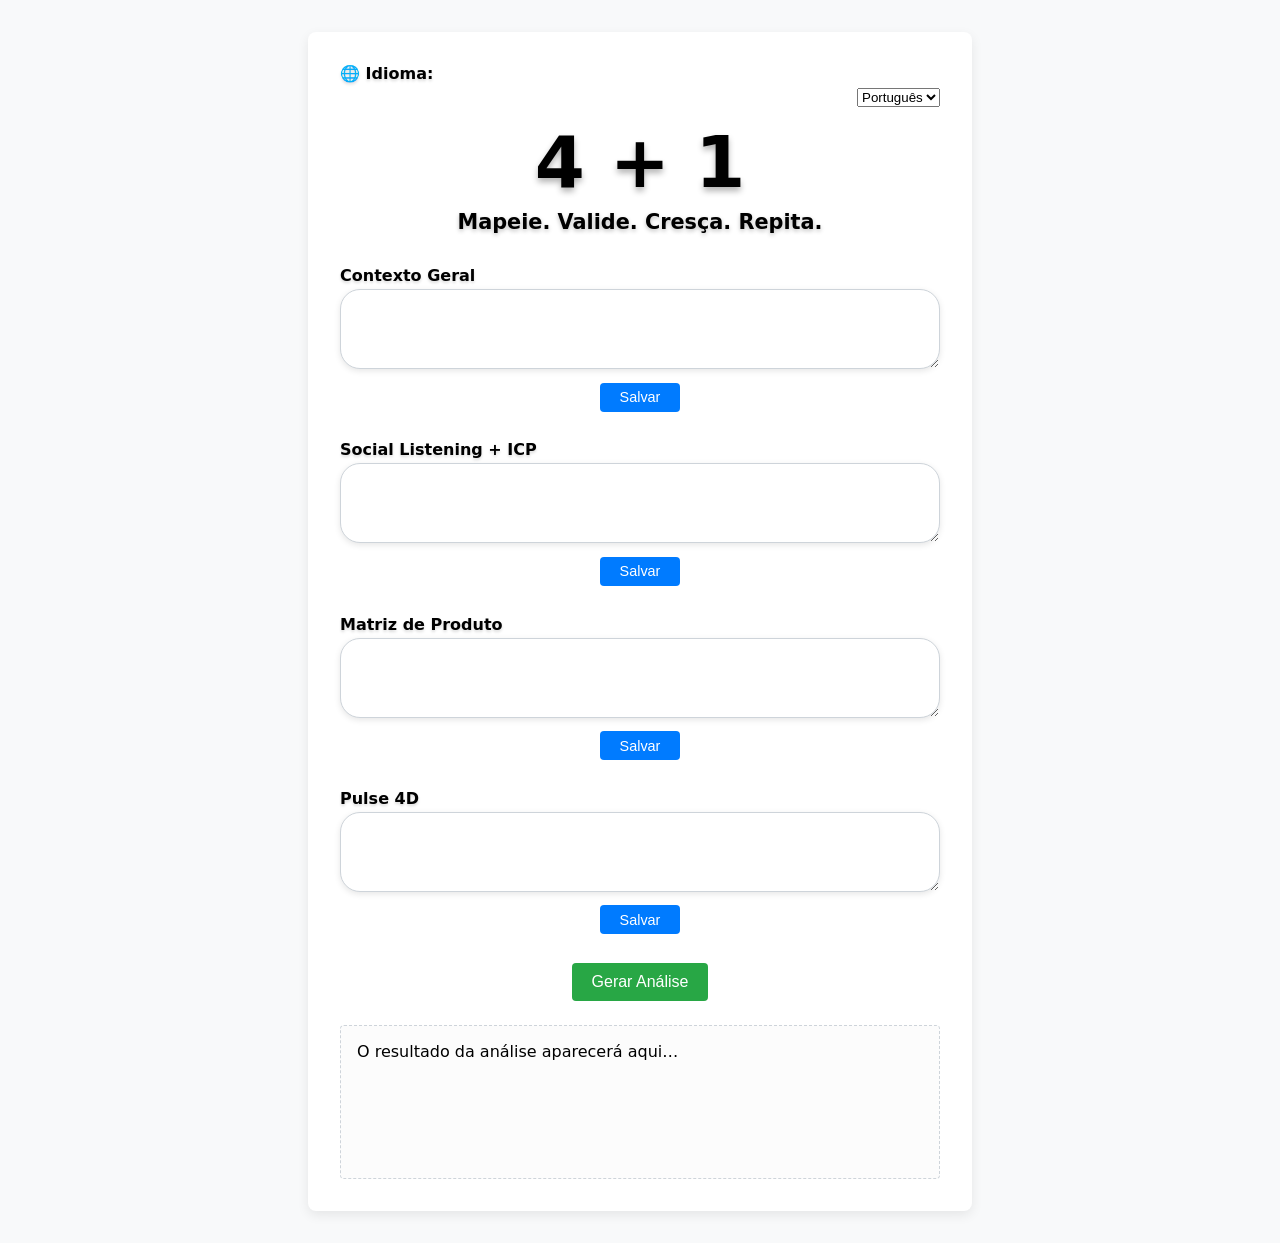
<file: index.html>
<!DOCTYPE html>
<html lang="pt-BR">
<head>
  <meta charset="UTF-8" />
  <title>4 + 1 – Ferramenta de Análise</title>
  <meta name="viewport" content="width=device-width, initial-scale=1.0">

  <style>
    :root {
      font-family: system-ui, sans-serif;
      --green: #28a745;
      --green-dark: #1e7e34;
      --gray-border: #ced4da;
    }
    body {
      background: #f8f9fa;
      margin: 0;
      padding: 2rem;
      display: flex;
      justify-content: center;
    }
    .dashboard {
      width: 600px;
      max-width: 100%;
      background: #fff;
      padding: 2rem;
      border-radius: 8px;
      box-shadow: 0 4px 12px rgba(0,0,0,.08);
    }
    /* Títulos */
    h1 {
      margin: 0;
      font-size: clamp(36px, 10vw, 72px);
      text-align: center;
      text-transform: uppercase;
      font-weight: 800;
      line-height: 1.1;
      text-shadow: 0 4px 6px rgba(0,0,0,0.3);
    }
    h2 {
      margin: .5rem 0 2rem;
      font-size: 1.3rem;
      text-align: center;
      font-weight: 700;
      text-shadow: 0 2px 4px rgba(0,0,0,0.25);
    }
    /* Campos */
    .field-block { margin-bottom: 1.8rem; text-align: center; }
    label {
      font-weight: 700;
      display: block;
      margin-bottom: .25rem;
      text-align: left;
      text-shadow: 0 2px 3px rgba(0,0,0,0.15);
    }
    textarea {
      width: 100%;
      min-height: 80px;
      padding: .75rem;
      border: 1px solid var(--gray-border);
      border-radius: 20px;
      resize: vertical;
      box-sizing: border-box;
      box-shadow: 0 2px 6px rgba(0,0,0,0.1);
    }
    /* Botões */
    .save-btn {
      margin-top: .6rem;
      padding: .4rem 1.2rem;
      border: none;
      border-radius: 4px;
      background: #007bff;
      color: #fff;
      cursor: pointer;
      font-size: .9rem;
    }
    .save-btn:hover   { background: #0069d9; }
    .analyse-btn {
      display: block;
      padding: 10px 20px;
      font-size: 1rem;
      color: #fff;
      background: var(--green);
      border: none;
      border-radius: 4px;
      cursor: pointer;
      margin: 1.2rem auto 1.5rem;
      transition: background .2s;
    }
    .analyse-btn:hover { background: var(--green-dark); }

    #analysis-box {
      min-height: 120px;
      border: 1px dashed var(--gray-border);
      border-radius: 4px;
      padding: 1rem;
      white-space: pre-wrap;
      background: #fcfcfc;
    }
    .hint { font-size: .8rem; color: #6c757d; margin-top: .25rem; }

    @media (max-width: 480px) {
      .dashboard { padding: 1.25rem; }
      textarea   { min-height: 64px; }
    }
  </style>
</head>

<body>
  <div class="dashboard">
    <!-- Seletor de idioma -->
    <div style="text-align:right; margin-bottom:1rem">
      <label id="lbl-lang" for="langSelect"><strong>🌐 Idioma:</strong></label>
      <select id="langSelect">
        <option value="pt">Português</option>
        <option value="en">English</option>
        <option value="es">Español</option>
      </select>
    </div>

    <h1 id="title-h1">4 + 1</h1>
    <h2 id="title-h2">Mapeie. Valide. Cresça. Repita.</h2>

    <div class="field-block">
      <label id="lbl-contexto" for="field1">Contexto Geral</label>
      <textarea id="field1"></textarea>
      <button id="btn-save-1" class="save-btn" onclick="saveField('field1')">Salvar</button>
      <div class="hint" id="hint-field1"></div>
    </div>

    <div class="field-block">
      <label id="lbl-social" for="field2">Social Listening + ICP</label>
      <textarea id="field2"></textarea>
      <button id="btn-save-2" class="save-btn" onclick="saveField('field2')">Salvar</button>
      <div class="hint" id="hint-field2"></div>
    </div>

    <div class="field-block">
      <label id="lbl-matriz" for="field3">Matriz de Produto</label>
      <textarea id="field3"></textarea>
      <button id="btn-save-3" class="save-btn" onclick="saveField('field3')">Salvar</button>
      <div class="hint" id="hint-field3"></div>
    </div>

    <div class="field-block">
      <label id="lbl-pulse" for="field4">Pulse 4D</label>
      <textarea id="field4"></textarea>
      <button id="btn-save-4" class="save-btn" onclick="saveField('field4')">Salvar</button>
      <div class="hint" id="hint-field4"></div>
    </div>

    <button id="btn-analyze" class="analyse-btn" onclick="runAnalysis()">Gerar Análise</button>

    <div id="analysis-box">O resultado da análise aparecerá aqui…</div>
  </div>

  <script>
  /* ===== Dicionário de traduções ===== */
  const i18n = {
    pt: { h1: "4 + 1", h2: "Mapeie. Valide. Cresça. Repita.",
          contexto:"Contexto Geral", social:"Social Listening + ICP",
          matriz:"Matriz de Produto", pulse:"Pulse 4D",
          salvar:"Salvar", analisar:"Gerar Análise",
          dialogo:"O resultado da análise aparecerá aqui…", idioma:"Idioma:" },
    en: { h1:"4 + 1", h2:"Map. Validate. Grow. Repeat.",
          contexto:"General Context", social:"Social Listening + ICP",
          matriz:"Product Matrix", pulse:"Pulse 4D",
          salvar:"Save", analisar:"Generate Analysis",
          dialogo:"Analysis result will appear here…", idioma:"Language:" },
    es: { h1:"4 + 1", h2:"Mapea. Valida. Crece. Repite.",
          contexto:"Contexto General", social:"Escucha Social + ICP",
          matriz:"Matriz de Producto", pulse:"Pulse 4D",
          salvar:"Guardar", analisar:"Generar Análisis",
          dialogo:"El resultado del análisis aparecerá aquí…", idioma:"Idioma:" }
  };

  function applyLang(lang) {
    const t = i18n[lang] || i18n.pt;
    document.getElementById("title-h1").textContent = t.h1;
    document.getElementById("title-h2").textContent = t.h2;
    document.getElementById("lbl-contexto").textContent = t.contexto;
    document.getElementById("lbl-social").textContent = t.social;
    document.getElementById("lbl-matriz").textContent = t.matriz;
    document.getElementById("lbl-pulse").textContent = t.pulse;
    ["1","2","3","4"].forEach(n =>
      document.getElementById(`btn-save-${n}`).textContent = t.salvar
    );
    document.getElementById("btn-analyze").textContent = t.analisar;
    const box = document.getElementById("analysis-box");
    if (!box.textContent || box.textContent.includes("aparecer"))
      box.textContent = t.dialogo;
    document.getElementById("lbl-lang").innerHTML = `<strong>🌐 ${t.idioma}</strong>`;
  }

  document.getElementById("langSelect").addEventListener("change", e => {
    const lang = e.target.value;
    localStorage.setItem("lang", lang);
    applyLang(lang);
  });

  const savedLang = localStorage.getItem("lang") || "pt";
  document.getElementById("langSelect").value = savedLang;
  applyLang(savedLang);

  /* ===== Funções já existentes ===== */
  function saveField(id) {
    const value = document.getElementById(id).value.trim();
    localStorage.setItem(id, value);
    document.getElementById('hint-' + id).textContent = '✅ Salvo!';
    setTimeout(() => { document.getElementById('hint-' + id).textContent = ''; }, 2000);
  }
  function loadFields() {
    ['field1','field2','field3','field4'].forEach(id => {
      const saved = localStorage.getItem(id);
      if (saved) document.getElementById(id).value = saved;
    });
  }

  async function runAnalysis() {
    const payload = {
      contexto: document.getElementById('field1').value.trim(),
      socialICP: document.getElementById('field2').value.trim(),
      matrizProduto: document.getElementById('field3').value.trim(),
      pulse4d: document.getElementById('field4').value.trim(),
      lang: document.getElementById('langSelect').value
    };

    const box = document.getElementById('analysis-box');
    box.textContent = '⏳ Analisando…';

    try {
      const res = await fetch('/api/analyze', {
        method: 'POST',
        headers: { 'Content-Type': 'application/json' },
        body: JSON.stringify(payload)
      });
      if (!res.ok) throw new Error('Erro na API');
      const data = await res.json();
      box.textContent = data.resultado || '⚠️ Resposta vazia';
    } catch (err) {
      console.error(err);
      box.textContent = '❌ Falha ao gerar análise. Tente de novo.';
    }
  }

  loadFields();
  </script>
</body>
</html>
</file>
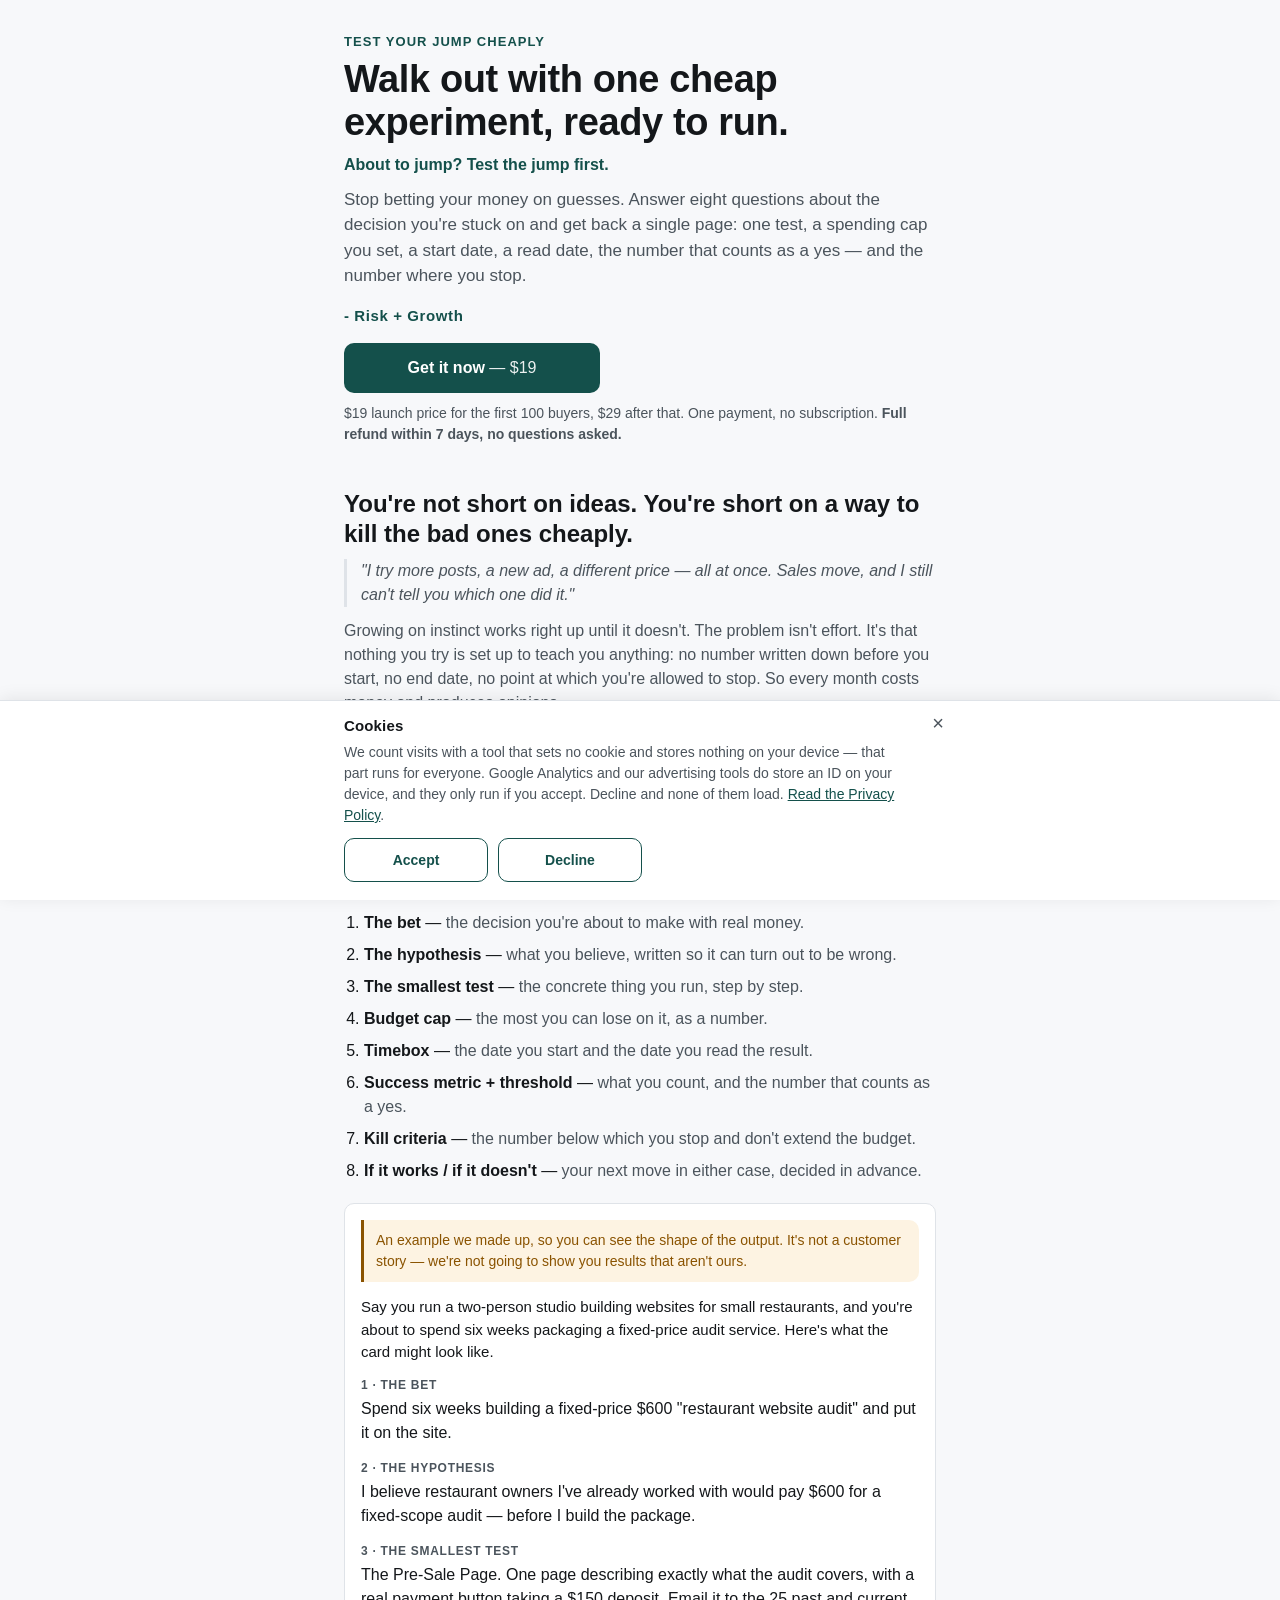
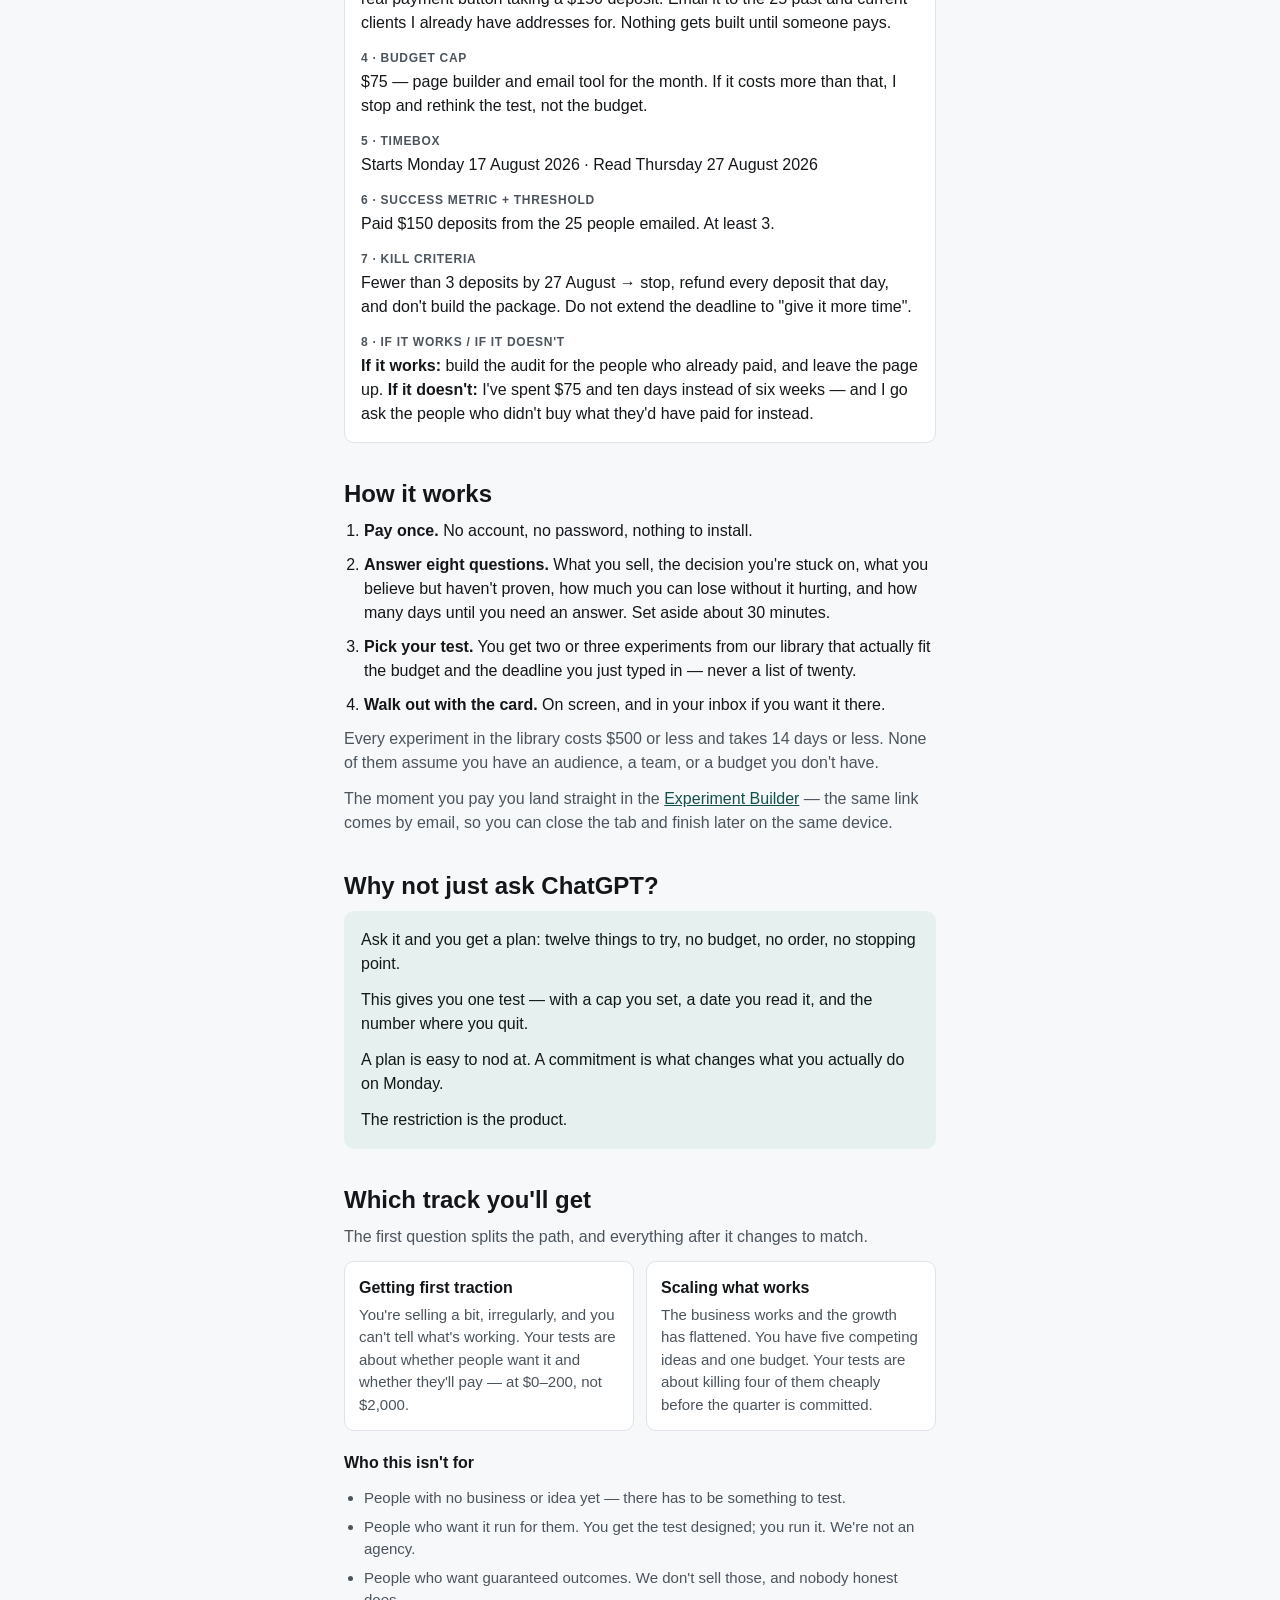
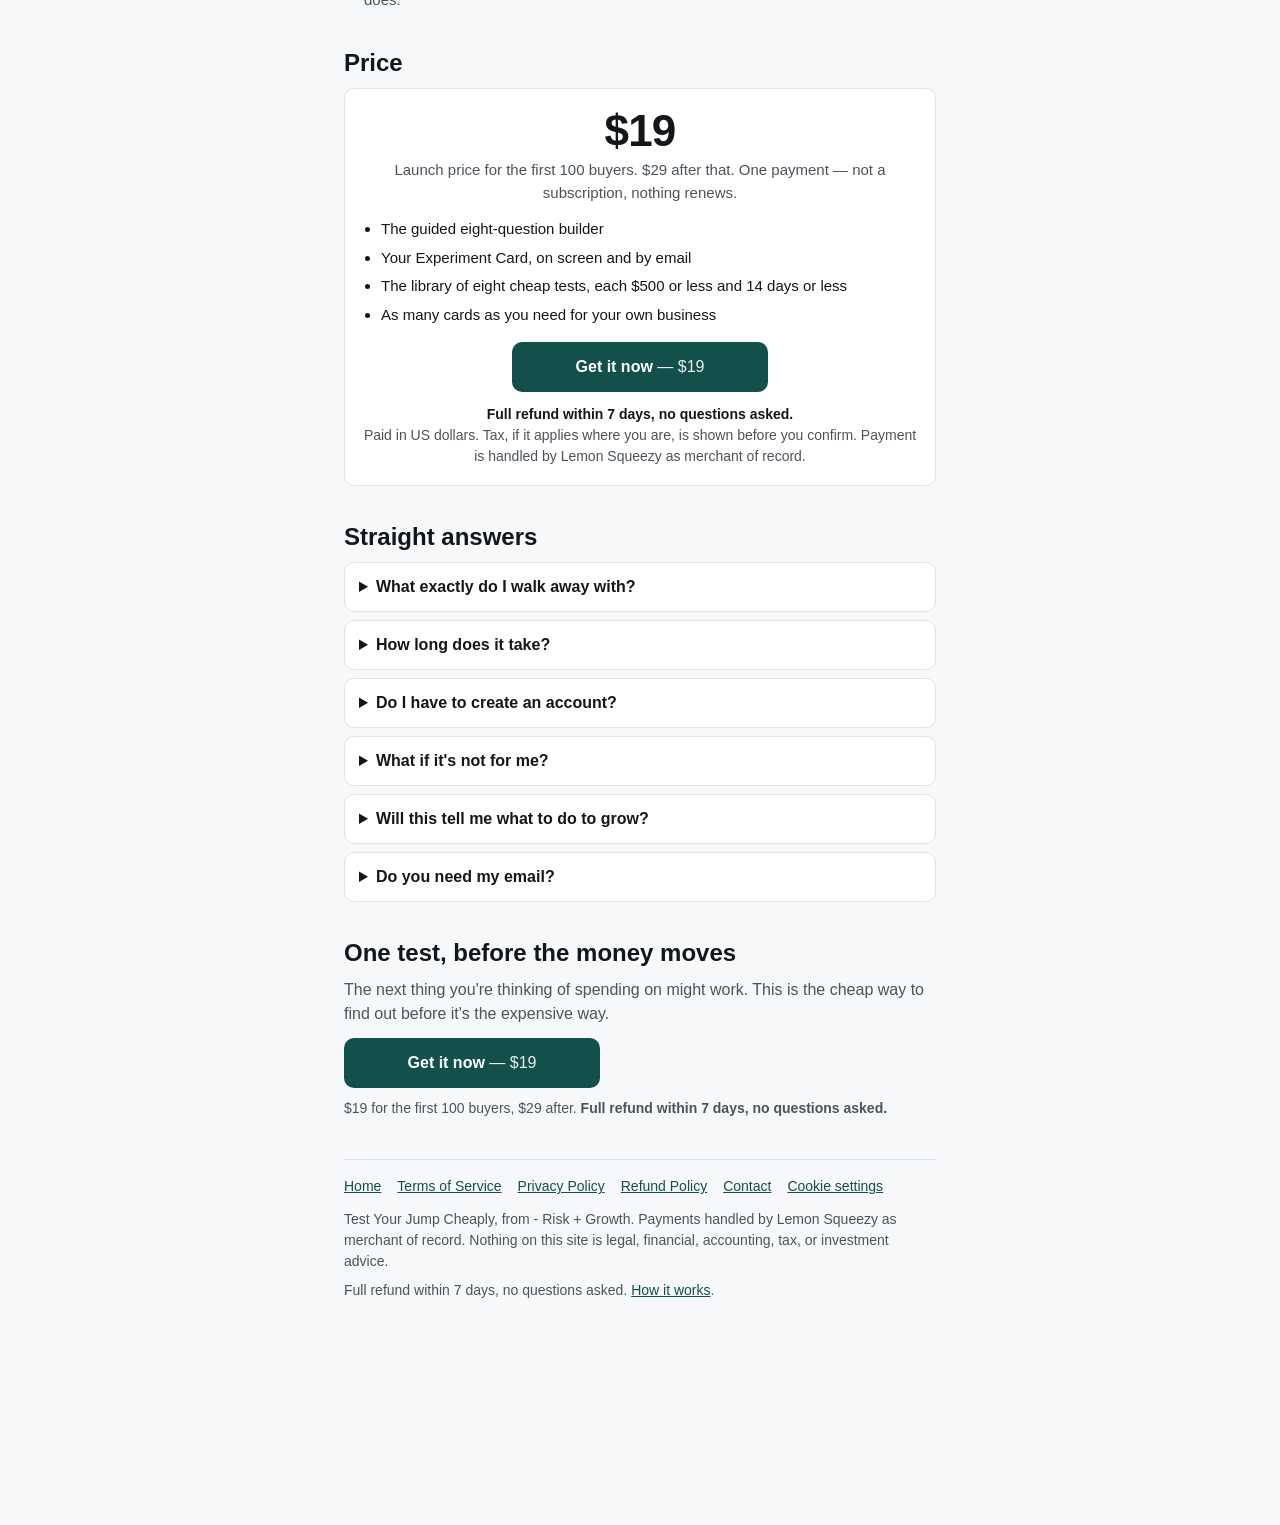
<file: product/site/index.html>
<!DOCTYPE html>
<!-- ==========================================================================
     TYJC sales page — RG-01 / US-01. Copy owned by squad-conteudo.
     This entire page goes into the founder's copy approval package on D3.

     PF-01 RESOLVED (D2): Lemon Squeezy account created; it is the confirmed
     Merchant of Record (DF-03), so the payment-processor mentions in this file
     are settled.

     PENDING PF-08: the checkout URL itself does not exist yet — an account is
     not a buy link. It needs a store, a product priced per DF-02 ($29, with $19
     for the first 100), and the store activated for live payments.

     RG-02 IS BUILT AND WAITING ON THAT ONE VALUE. Nothing in this file changes
     when the URL arrives: the three purchase buttons keep data-cta="buy" and
     href="#checkout" as their no-JavaScript fallback, and checkout.js rewrites
     the href at page load. Going live is TWO LINES IN checkout-config.js
     (enabled: true, checkoutUrl: '...'), and taking it back down is the same
     edit in reverse. Until then a click on any of the three scrolls to
     #checkout and says sales have not opened yet — never a dead button.

     PENDING PF-02: contact@lessriskmoregrowth.com in the footer is RG-08's token (domain
     not registered yet). Replace it together with the copies in legal/.
     ========================================================================== -->
<html lang="en">
<head>
<meta charset="utf-8">
<meta name="viewport" content="width=device-width, initial-scale=1">
<title>Test Your Jump Cheaply — walk out with one cheap experiment, ready to run</title>
<meta name="description" content="Turn the growth decision you're stuck on into one cheap experiment — with a spending cap, a deadline, a target number and the point where you stop. $19 launch price, full refund within 7 days.">
<meta name="robots" content="index, follow">
<link rel="stylesheet" href="site.css">
<link rel="stylesheet" href="consent.css">
</head>
<body>
<main class="wrap">

  <!-- ============================ hero ============================ -->
  <header class="hero">
    <p class="kicker">Test Your Jump Cheaply</p>
    <h1 class="hero__title">Walk out with one cheap experiment, ready to run.</h1>
    <p class="hero__tag">About to jump? Test the jump first.</p>
    <p class="hero__lead">
      Stop betting your money on guesses. Answer eight questions about the decision
      you're stuck on and get back a single page: one test, a spending cap you set,
      a start date, a read date, the number that counts as a yes — and the number
      where you stop.
    </p>

    <!-- DF-07: the brand mark is written "- Risk + Growth", minus sign included.
         It reads as "less risk, more growth" and replaces that phrase as the
         brand tagline wherever the brand is named. Do not drop the leading "-". -->
    <p class="brandline">- Risk + Growth</p>

    <!-- PF-08: href rewritten at page load by checkout.js from the URL in
         checkout-config.js. href="#checkout" is the pre-launch state and the
         no-JavaScript fallback — do not hard-code a checkout URL here. -->
    <a class="btn btn--primary" href="#checkout" data-cta="buy">
      Get it now <span class="btn__price">— $19</span>
    </a>

    <p class="hero__note">
      $19 launch price for the first 100 buyers, $29 after that. One payment, no
      subscription. <b>Full refund within 7 days, no questions asked.</b>
    </p>
  </header>

  <!-- ============================ the problem ============================ -->
  <section>
    <h2>You're not short on ideas. You're short on a way to kill the bad ones cheaply.</h2>
    <p class="quote">
      "I try more posts, a new ad, a different price — all at once. Sales move, and
      I still can't tell you which one did it."
    </p>
    <p class="lead">
      Growing on instinct works right up until it doesn't. The problem isn't effort.
      It's that nothing you try is set up to teach you anything: no number written
      down before you start, no end date, no point at which you're allowed to stop.
      So every month costs money and produces opinions.
    </p>
    <p class="lead">
      A test fixes that — but only if it's small enough to afford, short enough to
      finish, and specific enough to fail. That's the whole job of this tool.
    </p>
  </section>

  <!-- ============================ what you get ============================ -->
  <section>
    <h2>What you get: one Experiment Card</h2>
    <p class="lead">
      One page, eight fields, filled in from your answers. Copy it, print it, or have
      it emailed to you.
    </p>

    <ol class="fields">
      <li><b>The bet</b> — <span>the decision you're about to make with real money.</span></li>
      <li><b>The hypothesis</b> — <span>what you believe, written so it can turn out to be wrong.</span></li>
      <li><b>The smallest test</b> — <span>the concrete thing you run, step by step.</span></li>
      <li><b>Budget cap</b> — <span>the most you can lose on it, as a number.</span></li>
      <li><b>Timebox</b> — <span>the date you start and the date you read the result.</span></li>
      <li><b>Success metric + threshold</b> — <span>what you count, and the number that counts as a yes.</span></li>
      <li><b>Kill criteria</b> — <span>the number below which you stop and don't extend the budget.</span></li>
      <li><b>If it works / if it doesn't</b> — <span>your next move in either case, decided in advance.</span></li>
    </ol>

    <!-- Worked example. INTEGRITY NOTE (US-01 AC8): this is an invented
         illustration, labelled as such on the page. It is not a customer, not a
         case study and not a testimonial. Do not reword the flag below. -->
    <div class="example">
      <p class="example__flag">
        An example we made up, so you can see the shape of the output. It's not a
        customer story — we're not going to show you results that aren't ours.
      </p>
      <p class="example__intro">
        Say you run a two-person studio building websites for small restaurants, and
        you're about to spend six weeks packaging a fixed-price audit service. Here's
        what the card might look like.
      </p>

      <dl class="card">
        <dt>1 · The bet</dt>
        <dd>Spend six weeks building a fixed-price $600 "restaurant website audit" and put it on the site.</dd>

        <dt>2 · The hypothesis</dt>
        <dd>I believe restaurant owners I've already worked with would pay $600 for a fixed-scope audit — before I build the package.</dd>

        <dt>3 · The smallest test</dt>
        <dd>The Pre-Sale Page. One page describing exactly what the audit covers, with a real payment button taking a $150 deposit. Email it to the 25 past and current clients I already have addresses for. Nothing gets built until someone pays.</dd>

        <dt>4 · Budget cap</dt>
        <dd>$75 — page builder and email tool for the month. If it costs more than that, I stop and rethink the test, not the budget.</dd>

        <dt>5 · Timebox</dt>
        <dd>Starts Monday 17 August 2026 · Read Thursday 27 August 2026</dd>

        <dt>6 · Success metric + threshold</dt>
        <dd>Paid $150 deposits from the 25 people emailed. At least 3.</dd>

        <dt>7 · Kill criteria</dt>
        <dd>Fewer than 3 deposits by 27 August → stop, refund every deposit that day, and don't build the package. Do not extend the deadline to "give it more time".</dd>

        <dt>8 · If it works / if it doesn't</dt>
        <dd><b>If it works:</b> build the audit for the people who already paid, and leave the page up. <b>If it doesn't:</b> I've spent $75 and ten days instead of six weeks — and I go ask the people who didn't buy what they'd have paid for instead.</dd>
      </dl>
    </div>
  </section>

  <!-- ============================ how it works ============================ -->
  <section>
    <h2>How it works</h2>
    <ol class="steps-list">
      <li><b>Pay once.</b> No account, no password, nothing to install.</li>
      <li><b>Answer eight questions.</b> What you sell, the decision you're stuck on, what you believe but haven't proven, how much you can lose without it hurting, and how many days until you need an answer. Set aside about 30 minutes.</li>
      <li><b>Pick your test.</b> You get two or three experiments from our library that actually fit the budget and the deadline you just typed in — never a list of twenty.</li>
      <li><b>Walk out with the card.</b> On screen, and in your inbox if you want it there.</li>
    </ol>
    <p class="lead">
      Every experiment in the library costs $500 or less and takes 14 days or less.
      None of them assume you have an audience, a team, or a budget you don't have.
    </p>
    <!-- The builder is currently open so QA can walk the journey end to end.
         RG-02 built the post-purchase landing as thanks.html, which is where
         the Lemon Squeezy "redirect after purchase" setting must point (part of
         PF-08, configured in the LS product, not in this repo). thanks.html is
         what emits `purchase` and it links on to the builder from there.

         Note for whoever closes the paywall: a static site cannot actually gate
         the builder — there is no server to check a payment. Today the gate is
         that nobody is given the link before paying. Real enforcement needs a
         backend and is out of the frozen MVP scope. -->
    <p class="lead">
      The moment you pay you land straight in the
      <a href="builder.html">Experiment Builder</a> — the same link comes by email,
      so you can close the tab and finish later on the same device.
    </p>
  </section>

  <!-- ============================ the ChatGPT objection ============================ -->
  <!-- US-01 AC5: this answer must stay at 4 lines or fewer. -->
  <section>
    <h2>Why not just ask ChatGPT?</h2>
    <div class="panel panel--accent">
      <p>Ask it and you get a plan: twelve things to try, no budget, no order, no stopping point.</p>
      <p>This gives you one test — with a cap you set, a date you read it, and the number where you quit.</p>
      <p>A plan is easy to nod at. A commitment is what changes what you actually do on Monday.</p>
      <p style="margin-bottom:0">The restriction is the product.</p>
    </div>
  </section>

  <!-- ============================ who it's for ============================ -->
  <section>
    <h2>Which track you'll get</h2>
    <p class="lead">The first question splits the path, and everything after it changes to match.</p>
    <div class="tracks">
      <div class="track">
        <h3>Getting first traction</h3>
        <p>You're selling a bit, irregularly, and you can't tell what's working. Your tests are about whether people want it and whether they'll pay — at $0–200, not $2,000.</p>
      </div>
      <div class="track">
        <h3>Scaling what works</h3>
        <p>The business works and the growth has flattened. You have five competing ideas and one budget. Your tests are about killing four of them cheaply before the quarter is committed.</p>
      </div>
    </div>

    <h3>Who this isn't for</h3>
    <ul class="notfor">
      <li>People with no business or idea yet — there has to be something to test.</li>
      <li>People who want it run for them. You get the test designed; you run it. We're not an agency.</li>
      <li>People who want guaranteed outcomes. We don't sell those, and nobody honest does.</li>
    </ul>
  </section>

  <!-- ============================ price + checkout ============================ -->
  <section id="checkout">
    <h2>Price</h2>
    <div class="price">
      <p class="price__now">$19</p>
      <p class="price__then">Launch price for the first 100 buyers. $29 after that. One payment — not a subscription, nothing renews.</p>

      <ul class="price__what">
        <li>The guided eight-question builder</li>
        <li>Your Experiment Card, on screen and by email</li>
        <li>The library of eight cheap tests, each $500 or less and 14 days or less</li>
        <li>As many cards as you need for your own business</li>
      </ul>

      <!-- PF-08: href rewritten at page load by checkout.js from the URL in
         checkout-config.js. href="#checkout" is the pre-launch state and the
         no-JavaScript fallback — do not hard-code a checkout URL here. -->
      <a class="btn btn--primary" href="#checkout" data-cta="buy">
        Get it now <span class="btn__price">— $19</span>
      </a>

      <p class="price__guarantee">
        <b>Full refund within 7 days, no questions asked.</b><br>
        Paid in US dollars. Tax, if it applies where you are, is shown before you
        confirm. Payment is handled by Lemon Squeezy as merchant of record.
      </p>
    </div>
  </section>

  <!-- ============================ faq ============================ -->
  <section>
    <h2>Straight answers</h2>
    <div class="faq">
      <details>
        <summary>What exactly do I walk away with?</summary>
        <p>One Experiment Card: the eight fields above, filled in for your situation. That's the product. It isn't a course, a PDF of theory, or a call.</p>
      </details>
      <details>
        <summary>How long does it take?</summary>
        <p>Set aside about 30 minutes. You can stop halfway and come back — your answers stay in your browser on that device, and the email link brings you back.</p>
      </details>
      <details>
        <summary>Do I have to create an account?</summary>
        <p>No. No account, no password. You pay, you go straight to the builder, and the link comes by email too.</p>
      </details>
      <details>
        <summary>What if it's not for me?</summary>
        <p>Email us within 7 days and you get the full amount back, without having to explain. Keep any card you already made. Details on the <a href="legal/refunds.html">refund policy</a> page.</p>
      </details>
      <details>
        <summary>Will this tell me what to do to grow?</summary>
        <p>No — it helps you design one test and tells you when to stop. What the test says about your business is something you find out by running it. Anyone promising you the answer in advance is selling you something else.</p>
      </details>
      <details>
        <summary>Do you need my email?</summary>
        <p>Only if you want the card sent to you. The card shows on screen either way — the email is never a gate on something you paid for. What we store and how to have it deleted is on the <a href="legal/privacy.html">privacy policy</a> page.</p>
      </details>
    </div>
  </section>

  <!-- ============================ closing ============================ -->
  <section>
    <h2>One test, before the money moves</h2>
    <p class="lead">
      The next thing you're thinking of spending on might work. This is the cheap way
      to find out before it's the expensive way.
    </p>
    <!-- PF-08: href rewritten at page load by checkout.js from the URL in
         checkout-config.js. href="#checkout" is the pre-launch state and the
         no-JavaScript fallback — do not hard-code a checkout URL here. -->
    <a class="btn btn--primary" href="#checkout" data-cta="buy">
      Get it now <span class="btn__price">— $19</span>
    </a>
    <p class="hero__note">
      $19 for the first 100 buyers, $29 after. <b>Full refund within 7 days, no
      questions asked.</b>
    </p>
  </section>

  <!-- ============================ legal footer ============================ -->
  <!-- Legal footer — handoff from squad-conteudo, legal/_footer-snippet.html (RG-08).
       Copy kept verbatim. Hrefs use the "page at site root" prefix documented in the
       snippet. Home is included now that this page exists. contact@lessriskmoregrowth.com is
       RG-08's token, tracked under PF-02 (domain not registered yet). -->
  <footer class="foot">
    <nav class="foot__legal" aria-label="Legal">
      <a href="index.html">Home</a>
      <a href="legal/terms.html">Terms of Service</a>
      <a href="legal/privacy.html">Privacy Policy</a>
      <a href="legal/refunds.html">Refund Policy</a>
      <a href="mailto:contact@lessriskmoregrowth.com">Contact</a>
      <!-- DT-02: reopens the cookie banner. Privacy Policy §9 promises
           withdrawing is exactly as easy as accepting. consent.js reveals it;
           with JavaScript off it stays hidden, because with JavaScript off
           nothing is loaded or stored to withdraw. -->
      <button type="button" data-tyjc-consent="open">Cookie settings</button>
    </nav>
    <p>Test Your Jump Cheaply, from - Risk + Growth. Payments handled by Lemon Squeezy as merchant of record. Nothing on this site is legal, financial, accounting, tax, or investment advice.</p>
    <p>Full refund within 7 days, no questions asked. <a href="legal/refunds.html">How it works</a>.</p>
  </footer>

</main>

<!-- RG-07 owns page_view (site-wide); RG-02 owns checkout_start on the
     data-cta="buy" buttons. This page emits neither inline, so nothing can
     double-fire. -->
<script src="analytics-config.js"></script>
<script src="analytics.js"></script>
<!-- DT-01: the consent gate. Nothing third-party is requested by any of the
     three files above until consent.js decides it may be — Plausible because
     it needs no cookie, GA4 only after an explicit Accept (Privacy Policy §9). -->
<script src="consent.js"></script>
<!-- RG-02: values first, then the behaviour that reads them — same shape as
     analytics-config.js -> analytics.js above. checkout.js needs TYJC.track,
     so it loads after analytics.js. -->
<script src="checkout-config.js"></script>
<script src="checkout.js"></script>
</body>
</html>
</file>
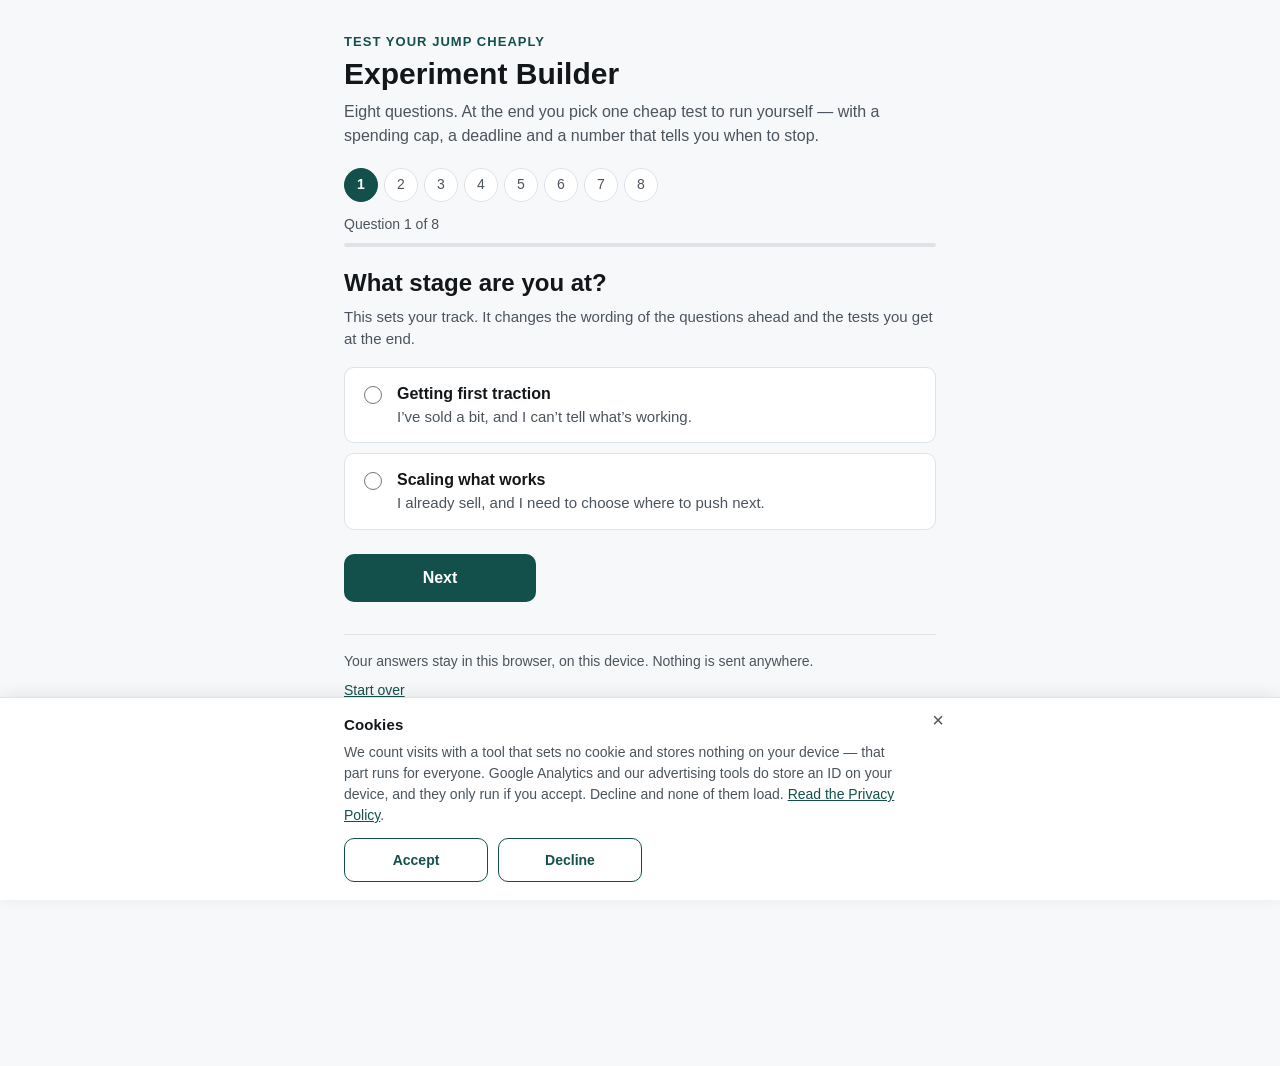
<file: product/site/builder.html>
<!DOCTYPE html>
<html lang="en">
<head>
<meta charset="utf-8">
<meta name="viewport" content="width=device-width, initial-scale=1">
<meta name="robots" content="noindex">
<title>Experiment Builder — Test Your Jump Cheaply</title>
<link rel="stylesheet" href="builder.css">
<link rel="stylesheet" href="card.css">
<!-- RG-10: the post-purchase block card.js appends under the finished card. -->
<link rel="stylesheet" href="nextstep.css">
<link rel="stylesheet" href="consent.css">
</head>
<body>
<main class="wrap">

  <header class="brand">
    <p class="brand__kicker">Test Your Jump Cheaply</p>
    <h1 class="brand__title">Experiment Builder</h1>
    <p class="brand__lead">Eight questions. At the end you pick one cheap test to run yourself — with a spending cap, a deadline and a number that tells you when to stop.</p>
  </header>

  <p class="notice" id="restored" hidden>
    We brought back the answers you left on this device. Pick up where you stopped, or
    <button type="button" class="linkish js-reset">start over</button>.
  </p>

  <nav class="steps" id="steps" aria-label="Questions"></nav>

  <div class="meta">
    <p class="meta__progress" id="progress">Question 1 of 8</p>
    <p class="meta__track" id="track-tag" hidden></p>
  </div>

  <div class="bar" id="bar-outer" role="progressbar" aria-label="Progress" aria-valuemin="1" aria-valuemax="8" aria-valuenow="1">
    <div class="bar__fill" id="bar"></div>
  </div>

  <form class="builder" id="builder" novalidate>
    <div class="question" id="question"></div>
    <p class="error" id="error" role="alert" hidden></p>
    <div class="nav">
      <button type="button" class="btn btn--ghost" id="back" hidden>Back</button>
      <button type="submit" class="btn btn--primary" id="next">Next</button>
    </div>
  </form>

  <footer class="foot">
    <p>Your answers stay in this browser, on this device. Nothing is sent anywhere.</p>
    <p><button type="button" class="linkish js-reset">Start over</button></p>

    <!-- Legal footer — handoff from squad-conteudo, legal/_footer-snippet.html (RG-08).
         Copy kept verbatim. Hrefs use the "page at site root" prefix documented in the
         snippet. Home is included now that RG-01 published index.html.
         contact@lessriskmoregrowth.com is RG-08's token, tracked under PF-02 (domain not
         registered yet). -->
    <nav class="foot__legal" aria-label="Legal">
      <a href="index.html">Home</a>
      <a href="legal/terms.html">Terms of Service</a>
      <a href="legal/privacy.html">Privacy Policy</a>
      <a href="legal/refunds.html">Refund Policy</a>
      <a href="mailto:contact@lessriskmoregrowth.com">Contact</a>
      <!-- DT-02: reopens the cookie banner (Privacy Policy §9). -->
      <button type="button" data-tyjc-consent="open">Cookie settings</button>
    </nav>
    <p>Test Your Jump Cheaply, from - Risk + Growth. Payments handled by Lemon Squeezy as merchant of record. Nothing on this site is legal, financial, accounting, tax, or investment advice.</p>
    <p>Full refund within 7 days, no questions asked. <a href="legal/refunds.html">How it works</a>.</p>
  </footer>

</main>

<script src="analytics-config.js"></script>
<script src="analytics.js"></script>
<!-- DT-01: consent gate — see index.html and Privacy Policy §9. -->
<script src="consent.js"></script>
<script src="experiments.js"></script>
<script src="recommend.js"></script>
<script src="builder.js"></script>
<!-- RG-10 before RG-04: card.js calls TYJC.nextStep.render() as the last thing
     it appends under a finished card, so the module has to exist by then. It
     self-mounts nothing here — there is no #tyjc-nextstep on this page. -->
<script src="nextstep.js"></script>
<script src="card.js"></script>
</body>
</html>
</file>
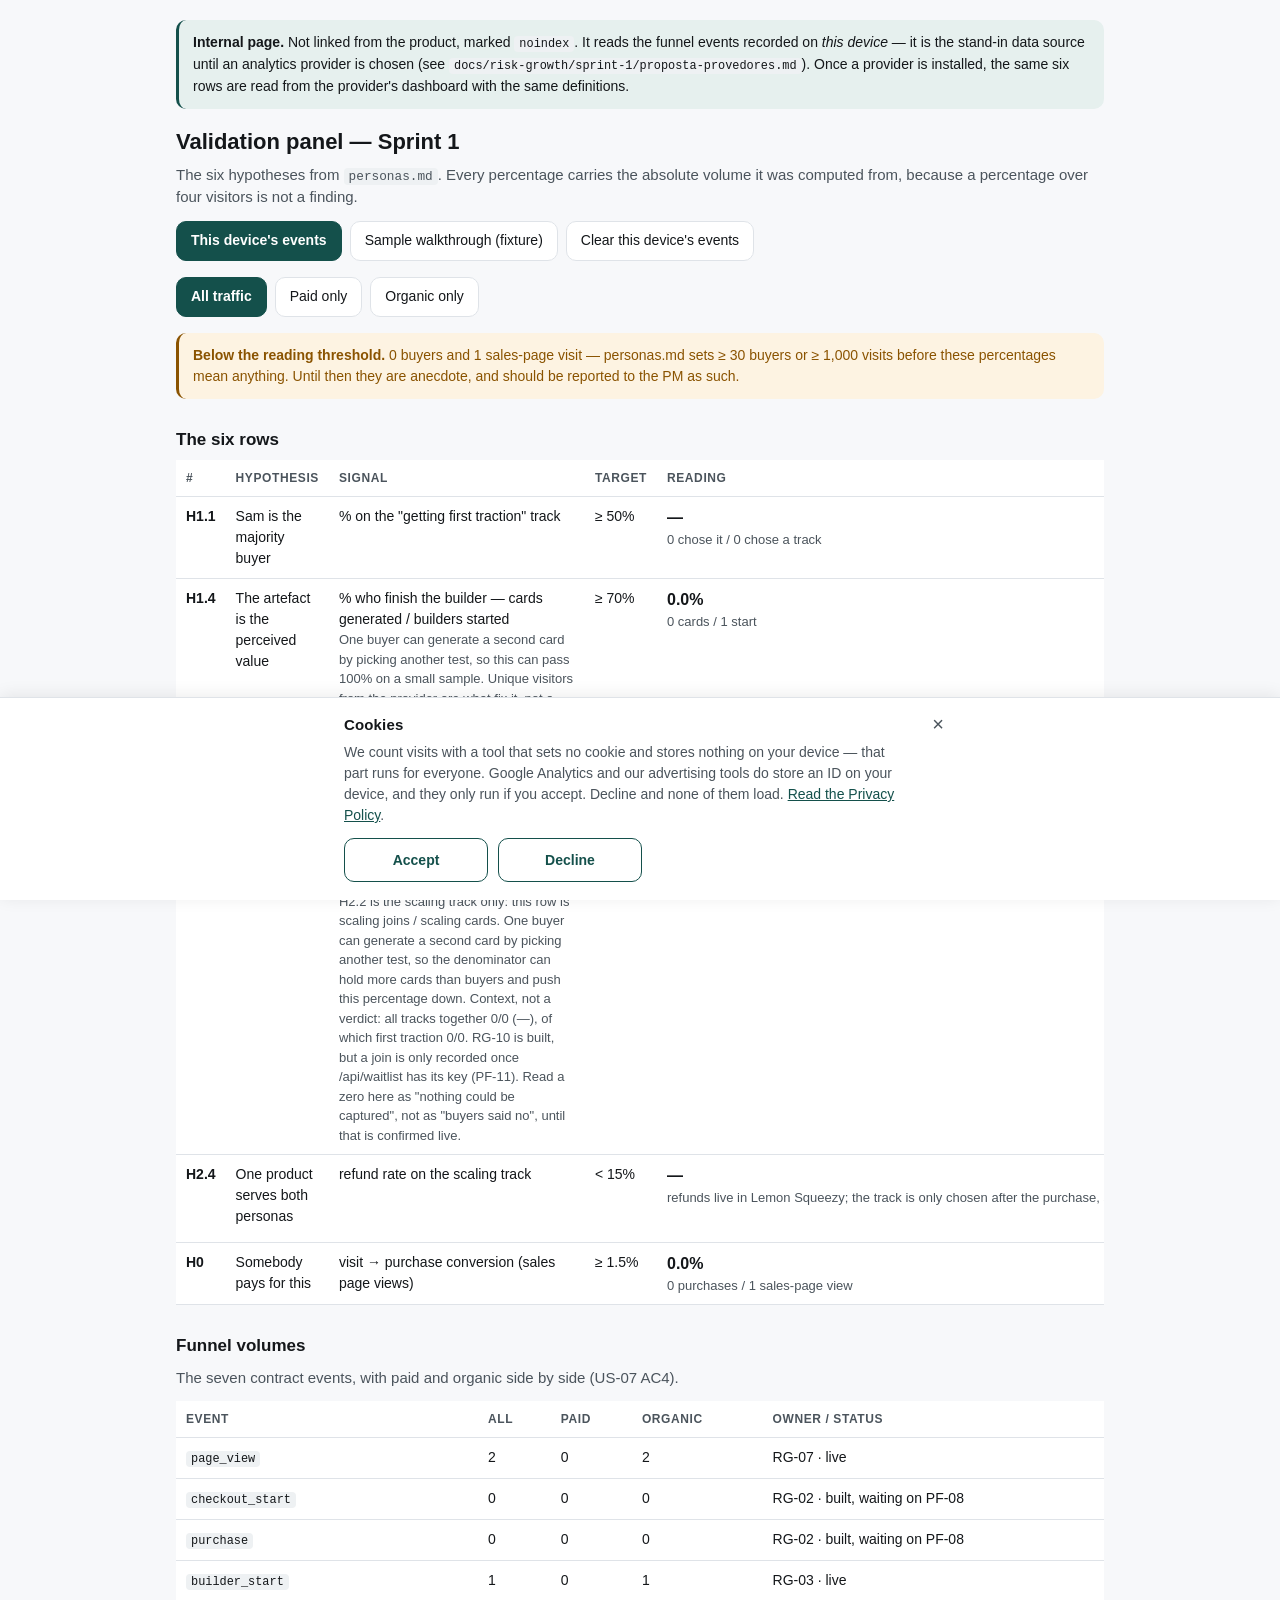
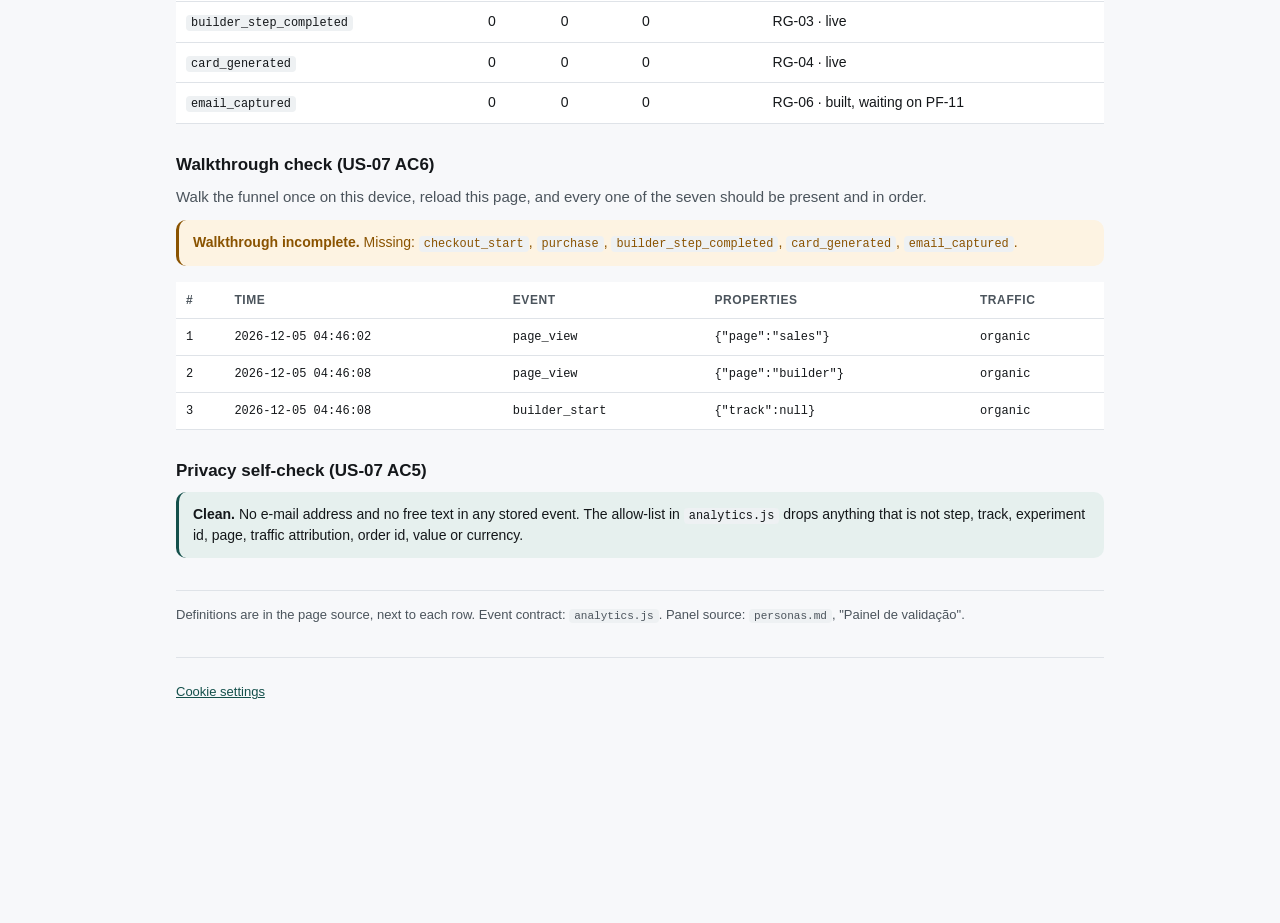
<file: product/site/report.html>
<!DOCTYPE html>
<html lang="en">
<head>
<meta charset="utf-8">
<meta name="viewport" content="width=device-width, initial-scale=1">
<meta name="robots" content="noindex, nofollow">
<title>Validation panel (internal) — TYJC</title>
<style>
  :root {
    --ink: #14171a; --soft: #4b545c; --line: #dfe3e8; --bg: #f7f8fa; --card: #fff;
    --accent: #14504b; --accent-soft: #e6f0ee; --warn: #8a5300; --warn-soft: #fdf3e2;
    --bad: #a01b1b; --bad-soft: #fdecec; --good: #1c6b3f; --radius: 10px;
    color-scheme: light;
  }
  * { box-sizing: border-box; }
  body {
    margin: 0; background: var(--bg); color: var(--ink); font-size: 16px; line-height: 1.5;
    font-family: -apple-system, BlinkMacSystemFont, "Segoe UI", Roboto, Helvetica, Arial, sans-serif;
  }
  .wrap { max-width: 60rem; margin: 0 auto; padding: 20px 16px 64px; }
  h1 { font-size: 1.375rem; margin: 4px 0 6px; }
  h2 { font-size: 1.0625rem; margin: 28px 0 8px; }
  p { margin: 0 0 12px; }
  .lead { color: var(--soft); font-size: 0.9375rem; }
  .banner {
    padding: 12px 14px; border-radius: var(--radius); font-size: 0.875rem; margin-bottom: 16px;
    background: var(--accent-soft); border-left: 3px solid var(--accent);
  }
  .banner--warn { background: var(--warn-soft); border-left-color: var(--warn); color: var(--warn); }
  .banner--bad { background: var(--bad-soft); border-left-color: var(--bad); color: var(--bad); }
  .banner--sample { background: #ffe9b8; border-left-color: #b46b00; color: #6b3f00; font-weight: 700; }
  .controls { display: flex; flex-wrap: wrap; gap: 8px; margin-bottom: 16px; }
  button {
    font: inherit; font-size: 0.875rem; min-height: 40px; padding: 0 14px; cursor: pointer;
    border: 1px solid var(--line); background: var(--card); color: var(--ink); border-radius: var(--radius);
  }
  button[aria-pressed="true"] { background: var(--accent); border-color: var(--accent); color: #fff; font-weight: 700; }
  .scroll { overflow-x: auto; }
  table { border-collapse: collapse; width: 100%; font-size: 0.875rem; background: var(--card); min-width: 44rem; }
  #panel td:nth-child(3) { min-width: 16rem; }
  th, td { text-align: left; padding: 9px 10px; border-bottom: 1px solid var(--line); vertical-align: top; }
  th { font-size: 0.75rem; text-transform: uppercase; letter-spacing: 0.05em; color: var(--soft); }
  td.num { white-space: nowrap; font-variant-numeric: tabular-nums; }
  .pct { font-weight: 700; font-size: 1rem; }
  .vol { color: var(--soft); font-size: 0.8125rem; display: block; }
  .tag { display: inline-block; padding: 1px 7px; border-radius: 999px; font-size: 0.6875rem; font-weight: 700; text-transform: uppercase; letter-spacing: 0.04em; }
  .tag--hit { background: #e2f2e8; color: var(--good); }
  .tag--miss { background: var(--bad-soft); color: var(--bad); }
  .tag--thin { background: var(--warn-soft); color: var(--warn); }
  .tag--none { background: #eceff1; color: var(--soft); }
  .log { font-family: ui-monospace, SFMono-Regular, Menlo, Consolas, monospace; font-size: 0.75rem; }
  .foot { margin-top: 32px; padding-top: 14px; border-top: 1px solid var(--line); color: var(--soft); font-size: 0.8125rem; }
  code { background: #eef1f3; padding: 1px 5px; border-radius: 4px; font-size: 0.85em; }
</style>
<link rel="stylesheet" href="consent.css">
</head>
<body>
<main class="wrap">

  <p class="banner"><strong>Internal page.</strong> Not linked from the product, marked <code>noindex</code>. It reads the funnel events recorded on <em>this device</em> — it is the stand-in data source until an analytics provider is chosen (see <code>docs/risk-growth/sprint-1/proposta-provedores.md</code>). Once a provider is installed, the same six rows are read from the provider's dashboard with the same definitions.</p>

  <h1>Validation panel — Sprint 1</h1>
  <p class="lead">The six hypotheses from <code>personas.md</code>. Every percentage carries the absolute volume it was computed from, because a percentage over four visitors is not a finding.</p>

  <div class="controls" id="sources" role="group" aria-label="Data source">
    <button type="button" data-source="local" aria-pressed="true">This device's events</button>
    <button type="button" data-source="sample" aria-pressed="false">Sample walkthrough (fixture)</button>
    <button type="button" id="clear">Clear this device's events</button>
  </div>

  <div class="controls" id="traffic" role="group" aria-label="Traffic">
    <button type="button" data-traffic="all" aria-pressed="true">All traffic</button>
    <button type="button" data-traffic="paid" aria-pressed="false">Paid only</button>
    <button type="button" data-traffic="organic" aria-pressed="false">Organic only</button>
  </div>

  <div id="sample-banner" class="banner banner--sample" hidden>SAMPLE DATA — invented figures for testing the panel. Nothing here is a real result, and nothing is written to storage.</div>
  <div id="size-banner" class="banner banner--warn"></div>
  <!-- OBS-1: malformed entries in the store are dropped at read time instead
       of throwing halfway through render(). They are counted here, because a
       silently skipped event is an event neither the funnel nor the privacy
       self-check below has looked at. -->
  <div id="skipped-banner" class="banner banner--bad" hidden></div>

  <h2>The six rows</h2>
  <div class="scroll">
    <table>
      <thead>
        <tr><th>#</th><th>Hypothesis</th><th>Signal</th><th>Target</th><th>Reading</th><th>Status</th></tr>
      </thead>
      <tbody id="panel"></tbody>
    </table>
  </div>

  <h2>Funnel volumes</h2>
  <p class="lead">The seven contract events, with paid and organic side by side (US-07 AC4).</p>
  <div class="scroll">
    <table>
      <thead>
        <tr><th>Event</th><th>All</th><th>Paid</th><th>Organic</th><th>Owner / status</th></tr>
      </thead>
      <tbody id="funnel"></tbody>
    </table>
  </div>

  <h2>Walkthrough check (US-07 AC6)</h2>
  <p class="lead">Walk the funnel once on this device, reload this page, and every one of the seven should be present and in order.</p>
  <div id="order" class="banner"></div>
  <div class="scroll">
    <table>
      <thead><tr><th>#</th><th>Time</th><th>Event</th><th>Properties</th><th>Traffic</th></tr></thead>
      <tbody id="log" class="log"></tbody>
    </table>
  </div>

  <h2>Privacy self-check (US-07 AC5)</h2>
  <div id="privacy" class="banner"></div>

  <p class="foot">Definitions are in the page source, next to each row. Event contract: <code>analytics.js</code>. Panel source: <code>personas.md</code>, "Painel de validação".</p>

  <!-- DT-02: the same footer control as the public pages, so the cookie choice
       can be inspected and changed from here too. The panel itself never loads
       a provider — see the TYJC_NO_PAGE_VIEW note in consent.js. -->
  <p class="foot"><button type="button" data-tyjc-consent="open">Cookie settings</button></p>

</main>

<script>window.TYJC_NO_PAGE_VIEW = true;</script>
<script src="analytics-config.js"></script>
<script src="analytics.js"></script>
<!-- DT-01/DT-02: banner and "Cookie settings" only. TYJC_NO_PAGE_VIEW also
     tells consent.js this is the internal panel, so no provider script is
     injected here and the team's own visits stay out of the dashboards. -->
<script src="consent.js"></script>
<script>
(function () {
  'use strict';
  var TYJC = window.TYJC;

  /* ------------------------------------------------------------------ *
   * Sample walkthrough — a fixture, never persisted, always labelled.
   * It exists so the panel can be reviewed before RG-02/RG-06 land and
   * before a provider is installed.
   * ------------------------------------------------------------------ */
  function sampleEvents() {
    var out = [];
    var t = Date.parse('2026-08-11T09:00:00Z');
    function push(name, props, traffic) {
      t += 60000;
      var p = {};
      for (var k in props) if (Object.prototype.hasOwnProperty.call(props, k)) p[k] = props[k];
      p.traffic = traffic;
      p.source = traffic === 'paid' ? 'google' : 'direct';
      p.medium = traffic === 'paid' ? 'cpc' : 'none';
      p.campaign = traffic === 'paid' ? 'stop-guessing' : 'none';
      out.push({ name: name, props: p, ts: new Date(t).toISOString() });
    }
    var i;
    for (i = 0; i < 62; i++) push('page_view', { page: 'sales' }, i < 44 ? 'paid' : 'organic');
    for (i = 0; i < 9; i++) push('checkout_start', {}, i < 6 ? 'paid' : 'organic');
    for (i = 0; i < 4; i++) push('purchase', { value: 19, currency: 'USD' }, i < 3 ? 'paid' : 'organic');
    var tracks = ['first_traction', 'first_traction', 'scaling', 'first_traction'];
    for (i = 0; i < 4; i++) {
      var traffic = i < 3 ? 'paid' : 'organic';
      push('page_view', { page: 'builder' }, traffic);
      push('builder_start', { track: null }, traffic);
      for (var s = 1; s <= (i === 3 ? 5 : 8); s++) push('builder_step_completed', { step: s, track: tracks[i] }, traffic);
      if (i !== 3) {
        push('card_generated', { track: tracks[i], experiment_id: i === 2 ? 'B1' : 'A1' }, traffic);
        if (i !== 1) push('email_captured', { track: tracks[i] }, traffic);
      }
    }
    push('waitlist_joined', { track: 'scaling' }, 'paid');
    return out;
  }

  var state = { source: 'local', traffic: 'all' };

  /* ------------------------------------------------------------------ *
   * Reading the store (OBS-1)
   *
   * Everything below assumes event.name, event.ts and event.props are there.
   * One malformed entry — hand-edited storage, a half-written record, an
   * event from a future version — used to throw inside render() and take the
   * funnel AND the privacy self-check down with it, leaving a page that looks
   * finished with a whole section missing. So the shape is checked once, at
   * the read, and anything that fails is counted and set aside.
   * ------------------------------------------------------------------ */
  var skipped = 0;

  function readable(event) {
    if (!event || typeof event !== 'object') return false;
    if (typeof event.name !== 'string' || !event.name) return false;
    if (typeof event.ts !== 'string' || !event.ts) return false;
    var props = event.props;
    if (!props || typeof props !== 'object') return false;
    if (Object.prototype.toString.call(props) === '[object Array]') return false;
    return true;
  }

  function allEvents() {
    var raw = state.source === 'sample' ? sampleEvents() : TYJC.analytics.all();
    if (Object.prototype.toString.call(raw) !== '[object Array]') raw = [];
    var good = [];
    skipped = 0;
    raw.forEach(function (event) {
      if (readable(event)) good.push(event);
      else skipped++;
    });
    return good;
  }

  /* ------------------------------------------------------------------ *
   * Volume labels (OBS-2). "1 buyers" and "1 cards / 1 starts" read like a
   * broken template, which is the last thing a panel arguing about sample
   * size should look like. Units are written "singular|plural"; a unit with
   * no "|" reads the same for any count ("chose a track").
   * ------------------------------------------------------------------ */
  function unit(spec, n) {
    var forms = String(spec).split('|');
    return n === 1 ? forms[0] : (forms[1] || forms[0]);
  }

  /* One thousands separator everywhere, so "1,000 visits" in the threshold
     copy and the count next to it are written the same way. */
  function fmt(n) {
    return String(n).replace(/\B(?=(\d{3})+(?!\d))/g, ',');
  }

  function inTraffic(event) {
    if (state.traffic === 'all') return true;
    return (event.props && event.props.traffic) === state.traffic;
  }

  function count(events, name, test) {
    return events.filter(function (e) {
      return e.name === name && (!test || test(e.props || {}));
    }).length;
  }

  function pct(num, den) {
    if (!den) return '—';
    return (Math.round((num / den) * 1000) / 10).toFixed(1) + '%';
  }

  function cell(num, den, unitNum, unitDen) {
    if (den === null) return '<span class="pct">—</span><span class="vol">no data source yet</span>';
    var over = num > den ? ' <span class="tag tag--thin">over 100%</span>' : '';
    return '<span class="pct">' + pct(num, den) + '</span>' + over +
      '<span class="vol">' + fmt(num) + ' ' + unit(unitNum, num) +
      ' / ' + fmt(den) + ' ' + unit(unitDen, den) + '</span>';
  }

  function status(num, den, target, minDen) {
    if (den === null) return '<span class="tag tag--none">not instrumented</span>';
    if (!den) return '<span class="tag tag--none">no data</span>';
    /* A ratio above 100% is never a finding, it is a definition problem — most
       often one buyer generating a second card by picking another test. Say so
       instead of printing "200% completion" as if it meant something. */
    if (num > den) return '<span class="tag tag--thin">check the definition</span>';
    if (den < minDen) return '<span class="tag tag--thin">too few to read</span>';
    return (num / den) >= target
      ? '<span class="tag tag--hit">on target</span>'
      : '<span class="tag tag--miss">below target</span>';
  }

  /* ------------------------------------------------------------------ *
   * The six rows. Definitions are deliberately written out: the number is
   * only worth as much as the denominator behind it.
   * ------------------------------------------------------------------ */
  function rows(events) {
    /* The builder sits behind the paywall, so a builder with a track chosen
       is a buyer — that is what makes step 1 a valid denominator for H1.1/H2.1. */
    var step1 = count(events, 'builder_step_completed', function (p) { return p.step === 1; });
    var first = count(events, 'builder_step_completed', function (p) { return p.step === 1 && p.track === 'first_traction'; });
    var scaling = count(events, 'builder_step_completed', function (p) { return p.step === 1 && p.track === 'scaling'; });
    var starts = count(events, 'builder_start');
    var cards = count(events, 'card_generated');
    var waitlist = count(events, 'waitlist_joined');
    /* RG-10 built. US-10 AC4 asks for the join segmented by track, and H2.2 in
       personas.md is written about the scaling track specifically: "≥ 40% of
       SCALING-track buyers join the waiting list".
     *
     * QA BLQ-2: this row therefore reads the SCALING PAIR — scaling joins over
     * scaling cards — and its verdict tag and its sample floor are computed on
     * that pair alone. The all-tracks figure is still printed, because it is
     * useful, but as context under the row: no tag, no verdict, and labelled as
     * context so it cannot be mistaken for the hypothesis. The two disagree
     * often (a strong first-traction track can carry an aggregate over 40%
     * while scaling sits at 25%), and it is the scaling number that decides
     * whether the Library gets built. Nothing about the seven frozen events
     * changes here. */
    function byTrack(name, t) {
      return count(events, name, function (p) { return p.track === t; });
    }
    var scalingCards = byTrack('card_generated', 'scaling');
    var scalingJoins = byTrack('waitlist_joined', 'scaling');
    var waitlistNote =
      'H2.2 is the scaling track only: this row is scaling joins / scaling cards. ' +
      /* OBS-4, inherited from H1.4: same denominator, same distortion. */
      'One buyer can generate a second card by picking another test, so the ' +
      'denominator can hold more cards than buyers and push this percentage down. ' +
      'Context, not a verdict: all tracks together ' + fmt(waitlist) + '/' + fmt(cards) +
      ' (' + pct(waitlist, cards) + '), of which first traction ' +
      fmt(byTrack('waitlist_joined', 'first_traction')) + '/' +
      fmt(byTrack('card_generated', 'first_traction')) + '.' +
      (waitlist === 0
        ? ' RG-10 is built, but a join is only recorded once /api/waitlist has its key (PF-11).' +
          ' Read a zero here as "nothing could be captured", not as "buyers said no", until that is confirmed live.'
        : '');
    var sales = count(events, 'page_view', function (p) { return p.page === 'sales'; });
    var purchases = count(events, 'purchase');

    return [
      {
        id: 'H1.1', hypothesis: 'Sam is the majority buyer',
        signal: '% on the "getting first traction" track',
        target: '≥ 50%',
        html: cell(first, step1, 'chose it', 'chose a track'),
        status: status(first, step1, 0.5, 30)
      },
      {
        id: 'H1.4', hypothesis: 'The artefact is the perceived value',
        signal: '% who finish the builder — cards generated / builders started',
        note: 'One buyer can generate a second card by picking another test, so this can pass 100% on a small sample. Unique visitors from the provider are what fix it, not a cap here.',
        target: '≥ 70%',
        html: cell(cards, starts, 'card|cards', 'start|starts'),
        status: status(cards, starts, 0.7, 30)
      },
      {
        id: 'H2.1', hypothesis: 'Priya shows up in the paid funnel',
        signal: '% on the "scaling what works" track',
        target: '≥ 25%',
        html: cell(scaling, step1, 'chose it', 'chose a track'),
        status: status(scaling, step1, 0.25, 30)
      },
      {
        id: 'H2.2', hypothesis: 'Priya wants step 2 of the ladder',
        signal: '% joining the waiting list, on the scaling track (of scaling buyers who got a card)',
        note: waitlistNote,
        target: '≥ 40%',
        html: cell(scalingJoins, scalingCards, 'joined', 'card|cards'),
        status: status(scalingJoins, scalingCards, 0.4, 30)
      },
      {
        id: 'H2.4', hypothesis: 'One product serves both personas',
        signal: 'refund rate on the scaling track',
        target: '< 15%',
        html: '<span class="pct">—</span><span class="vol">refunds live in Lemon Squeezy; the track is only chosen after the purchase, so the two cannot be joined without personal data</span>',
        status: '<span class="tag tag--none">not readable this sprint</span>'
      },
      {
        id: 'H0', hypothesis: 'Somebody pays for this',
        signal: 'visit → purchase conversion (sales page views)',
        target: '≥ 1.5%',
        html: cell(purchases, sales, 'purchase|purchases', 'sales-page view|sales-page views'),
        status: status(purchases, sales, 0.015, 1000)
      }
    ];
  }

  var OWNERS = {
    page_view: 'RG-07 · live',
    /* RG-02 is built. Both events are wired and testable; neither can happen
       for a real buyer until the founder delivers the checkout URL and it is
       pasted into checkout-config.js (PF-08). */
    checkout_start: 'RG-02 · built, waiting on PF-08',
    purchase: 'RG-02 · built, waiting on PF-08',
    builder_start: 'RG-03 · live',
    builder_step_completed: 'RG-03 · live',
    card_generated: 'RG-04 · live',
    /* RG-06 is built. The endpoint answers 503 until the founder puts
       RESEND_API_KEY into the Vercel environment (PF-11); nothing is emitted
       on a failed send, so this row stays at zero until it can be true. */
    email_captured: 'RG-06 · built, waiting on PF-11'
  };

  function render() {
    var all = allEvents();
    var events = all.filter(inTraffic);

    document.getElementById('sample-banner').hidden = state.source !== 'sample';

    /* sample-size guard, straight from personas.md */
    var buyers = count(events, 'purchase');
    var visits = count(events, 'page_view', function (p) { return p.page === 'sales'; });
    var sizeBanner = document.getElementById('size-banner');
    if (buyers >= 30 || visits >= 1000) {
      sizeBanner.className = 'banner';
      sizeBanner.innerHTML = '<strong>Sample is readable.</strong> ' + fmt(buyers) + ' ' +
        unit('buyer|buyers', buyers) + ', ' + fmt(visits) + ' qualified ' + unit('visit|visits', visits) + '.';
    } else {
      sizeBanner.className = 'banner banner--warn';
      sizeBanner.innerHTML = '<strong>Below the reading threshold.</strong> ' + fmt(buyers) + ' ' +
        unit('buyer|buyers', buyers) + ' and ' + fmt(visits) + ' sales-page ' + unit('visit|visits', visits) +
        ' — personas.md sets ≥ 30 buyers or ≥ 1,000 visits before these percentages mean anything. Until then they are anecdote, and should be reported to the PM as such.';
    }

    /* OBS-1: say how many entries were unreadable, and say what that costs —
       they are outside every number on this page, including the privacy
       self-check at the bottom. */
    var skippedBanner = document.getElementById('skipped-banner');
    if (skipped) {
      skippedBanner.hidden = false;
      skippedBanner.innerHTML = '<strong>' + fmt(skipped) + ' malformed ' +
        unit('event|events', skipped) + ' ignored.</strong> ' +
        (skipped === 1 ? 'An entry in the store was' : 'Entries in the store were') +
        ' missing a name, a timestamp or a properties object, so ' +
        (skipped === 1 ? 'it is' : 'they are') +
        ' outside every count on this page — including the privacy self-check. Inspect the raw store with <code>TYJC.analytics.all()</code>, then clear this device.';
    } else {
      skippedBanner.hidden = true;
      skippedBanner.innerHTML = '';
    }

    document.getElementById('panel').innerHTML = rows(events).map(function (r) {
      return '<tr><td class="num"><strong>' + r.id + '</strong></td><td>' + r.hypothesis +
        '</td><td>' + r.signal + (r.note ? '<span class="vol">' + r.note + '</span>' : '') +
        '</td><td class="num">' + r.target + '</td><td class="num">' +
        r.html + '</td><td>' + r.status + '</td></tr>';
    }).join('');

    document.getElementById('funnel').innerHTML = TYJC.FUNNEL_ORDER.map(function (name) {
      var a = count(all, name), paid = count(all.filter(function (e) { return e.props.traffic === 'paid'; }), name);
      var org = count(all.filter(function (e) { return e.props.traffic === 'organic'; }), name);
      return '<tr><td><code>' + name + '</code></td><td class="num">' + fmt(a) + '</td><td class="num">' + fmt(paid) +
        '</td><td class="num">' + fmt(org) + '</td><td>' + OWNERS[name] + '</td></tr>';
    }).join('');

    /* order check: first occurrence of each contract event must not go backwards */
    var firstAt = {};
    all.forEach(function (e, i) {
      if (!(e.name in firstAt) && TYJC.FUNNEL_ORDER.indexOf(e.name) !== -1) firstAt[e.name] = i;
    });
    var missing = TYJC.FUNNEL_ORDER.filter(function (n) { return !(n in firstAt); });
    var seen = TYJC.FUNNEL_ORDER.filter(function (n) { return n in firstAt; });
    var ordered = seen.every(function (n, i) { return i === 0 || firstAt[n] > firstAt[seen[i - 1]]; });
    var orderBox = document.getElementById('order');
    if (!missing.length && ordered) {
      orderBox.className = 'banner';
      orderBox.innerHTML = '<strong>All seven events present, in order.</strong>';
    } else {
      orderBox.className = 'banner banner--warn';
      orderBox.innerHTML = '<strong>Walkthrough incomplete.</strong> ' +
        (missing.length ? 'Missing: <code>' + missing.join('</code>, <code>') + '</code>. ' : '') +
        (ordered ? '' : 'Out of order against the contract sequence.');
    }

    document.getElementById('log').innerHTML = all.slice(-60).map(function (e, i) {
      var props = {};
      Object.keys(e.props || {}).forEach(function (k) {
        if (['traffic', 'source', 'medium', 'campaign'].indexOf(k) === -1) props[k] = e.props[k];
      });
      return '<tr><td class="num">' + (i + 1) + '</td><td class="num">' + e.ts.replace('T', ' ').replace(/\..*/, '') +
        '</td><td>' + e.name + '</td><td>' + (JSON.stringify(props) || '{}') + '</td><td>' + (e.props.traffic || '?') + '</td></tr>';
    }).join('') || '<tr><td colspan="5">No events on this device yet.</td></tr>';

    /* privacy self-check */
    var EMAIL = /[^\s@]+@[^\s@]+\.[^\s@]+/;
    var offenders = [];
    all.forEach(function (e) {
      Object.keys(e.props || {}).forEach(function (k) {
        var v = e.props[k];
        if (typeof v === 'string' && (EMAIL.test(v) || v.length > 64)) offenders.push(e.name + '.' + k);
        if (k === '_dropped') offenders.push(e.name + ' tried to send: ' + v);
      });
    });
    var box = document.getElementById('privacy');
    if (!offenders.length) {
      box.className = 'banner';
      box.innerHTML = '<strong>Clean.</strong> No e-mail address and no free text in any stored event. The allow-list in <code>analytics.js</code> drops anything that is not step, track, experiment id, page, traffic attribution, order id, value or currency.';
    } else {
      box.className = 'banner banner--bad';
      box.innerHTML = '<strong>Something was dropped or leaked:</strong> ' + offenders.join(' · ') +
        '. Anything listed here means a feature tried to send a property it should not — fix the caller, not the panel.';
    }
  }

  function wire(groupId, key) {
    var group = document.getElementById(groupId);
    group.addEventListener('click', function (event) {
      var button = event.target.closest('button[data-' + key + ']');
      if (!button) return;
      state[key] = button.getAttribute('data-' + key);
      Array.prototype.forEach.call(group.querySelectorAll('button[data-' + key + ']'), function (b) {
        b.setAttribute('aria-pressed', String(b === button));
      });
      render();
    });
  }

  wire('sources', 'source');
  wire('traffic', 'traffic');

  document.getElementById('clear').addEventListener('click', function () {
    if (!window.confirm('Clear the funnel events recorded on this device? This cannot be undone.')) return;
    TYJC.analytics.clear();
    render();
  });

  render();
})();
</script>
</body>
</html>
</file>
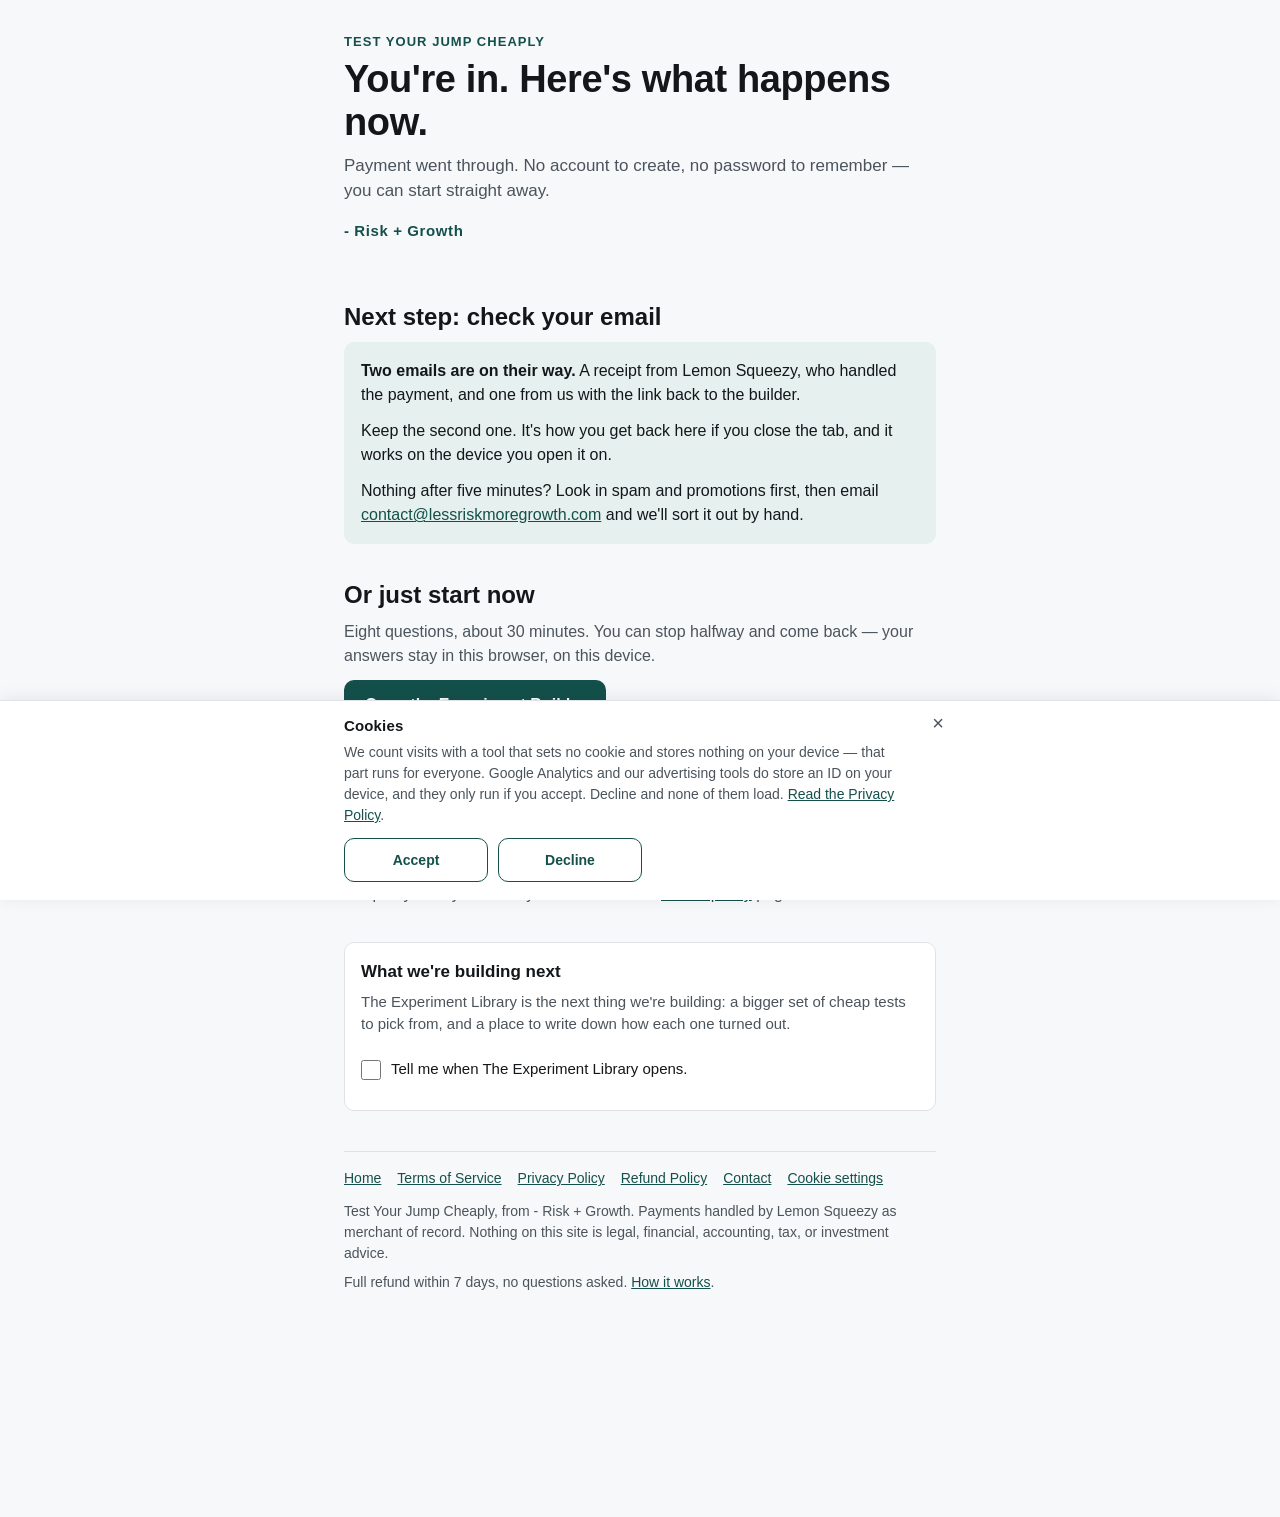
<file: product/site/thanks.html>
<!DOCTYPE html>
<!-- ==========================================================================
     TYJC post-purchase landing — RG-02 / US-02.

     Lemon Squeezy redirects here after a completed payment. That redirect is
     configured in the LS product ("Redirect to a custom URL after purchase"),
     not in this repo — it is part of PF-08, alongside the checkout URL itself.
     Point it at https://lessriskmoregrowth.com/thanks.html

     noindex: this page is only meaningful to someone who just paid, and it
     would compete with the sales page in search if it were indexed.

     The `purchase` event is emitted by thanks.js, once per device — see the
     header there. This file emits nothing inline.
     ========================================================================== -->
<html lang="en">
<head>
<meta charset="utf-8">
<meta name="viewport" content="width=device-width, initial-scale=1">
<meta name="robots" content="noindex">
<title>You're in — Test Your Jump Cheaply</title>
<link rel="stylesheet" href="site.css">
<!-- RG-10: the post-purchase block (one question + the step-2 waiting list). -->
<link rel="stylesheet" href="nextstep.css">
<link rel="stylesheet" href="consent.css">
</head>
<body>
<main class="wrap">

  <header class="hero">
    <p class="kicker">Test Your Jump Cheaply</p>
    <h1 class="hero__title">You're in. Here's what happens now.</h1>
    <p class="hero__lead">
      Payment went through. No account to create, no password to remember —
      you can start straight away.
    </p>
    <p class="brandline">- Risk + Growth</p>
  </header>

  <section>
    <h2>Next step: check your email</h2>
    <div class="panel panel--accent">
      <p>
        <b>Two emails are on their way.</b> A receipt from Lemon Squeezy, who
        handled the payment, and one from us with the link back to the builder.
      </p>
      <p>
        Keep the second one. It's how you get back here if you close the tab,
        and it works on the device you open it on.
      </p>
      <p style="margin-bottom:0">
        Nothing after five minutes? Look in spam and promotions first, then
        email <a href="mailto:contact@lessriskmoregrowth.com">contact@lessriskmoregrowth.com</a>
        and we'll sort it out by hand.
      </p>
    </div>
  </section>

  <section>
    <h2>Or just start now</h2>
    <p class="lead">
      Eight questions, about 30 minutes. You can stop halfway and come back —
      your answers stay in this browser, on this device.
    </p>
    <a class="btn btn--primary" href="builder.html">Open the Experiment Builder</a>
    <p class="hero__note">
      At the end you pick one cheap test and walk out with the card: a spending
      cap you set, a start date, a read date, the number that counts as a yes,
      and the number where you stop.
    </p>
  </section>

  <section>
    <h2>If it turns out not to be for you</h2>
    <p class="lead">
      Email us within 7 days and you get the full amount back, without having to
      explain. Keep any card you already made. It's on the
      <a href="legal/refunds.html">refund policy</a> page.
    </p>
  </section>

  <!-- ============================ RG-10 / US-10 ============================
       One question, and the invitation to the step-2 waiting list.

       It sits AFTER the refund section and before the footer, which is the last
       thing on the page and competes with nothing: the two actions this page
       exists for — check your email, open the builder — are both above it.

       The mount is empty on purpose. nextstep.js fills it, and it decides what
       to show from what this device has done:
         - the waiting-list invitation, always. It needs nothing to have
           happened first;
         - the one question ONLY if a card was already generated on this device.
           A buyer who has just paid has not built anything yet, and "is this
           experiment ready to run on Monday?" asked before there is an
           experiment is a question with no honest answer. They get it at the
           end of the card flow instead (card.js), and whichever page they
           answer on, they are never asked twice.

       Nothing here gates the product: US-10 AC5, and the two sections above are
       untouched by it. -->
  <section>
    <div id="tyjc-nextstep"></div>
  </section>

  <!-- ============================ legal footer ============================ -->
  <!-- Legal footer — handoff from squad-conteudo, legal/_footer-snippet.html (RG-08).
       Copy kept verbatim. Hrefs use the "page at site root" prefix documented in the
       snippet. contact@lessriskmoregrowth.com is RG-08's token, tracked under PF-02. -->
  <footer class="foot">
    <nav class="foot__legal" aria-label="Legal">
      <a href="index.html">Home</a>
      <a href="legal/terms.html">Terms of Service</a>
      <a href="legal/privacy.html">Privacy Policy</a>
      <a href="legal/refunds.html">Refund Policy</a>
      <a href="mailto:contact@lessriskmoregrowth.com">Contact</a>
      <!-- DT-02: reopens the cookie banner (Privacy Policy §9). -->
      <button type="button" data-tyjc-consent="open">Cookie settings</button>
    </nav>
    <p>Test Your Jump Cheaply, from - Risk + Growth. Payments handled by Lemon Squeezy as merchant of record. Nothing on this site is legal, financial, accounting, tax, or investment advice.</p>
    <p>Full refund within 7 days, no questions asked. <a href="legal/refunds.html">How it works</a>.</p>
  </footer>

</main>

<script src="analytics-config.js"></script>
<script src="analytics.js"></script>
<!-- DT-01: consent gate — see index.html and Privacy Policy §9. -->
<script src="consent.js"></script>
<!-- RG-02: `purchase`, once per device. Loads after analytics.js so page_view
     is recorded before it, keeping the funnel in order. -->
<script src="thanks.js"></script>
<!-- RG-10: fills #tyjc-nextstep above. Loads after thanks.js so `purchase` is
     recorded before anything this file could emit. -->
<script src="nextstep.js"></script>
</body>
</html>
</file>
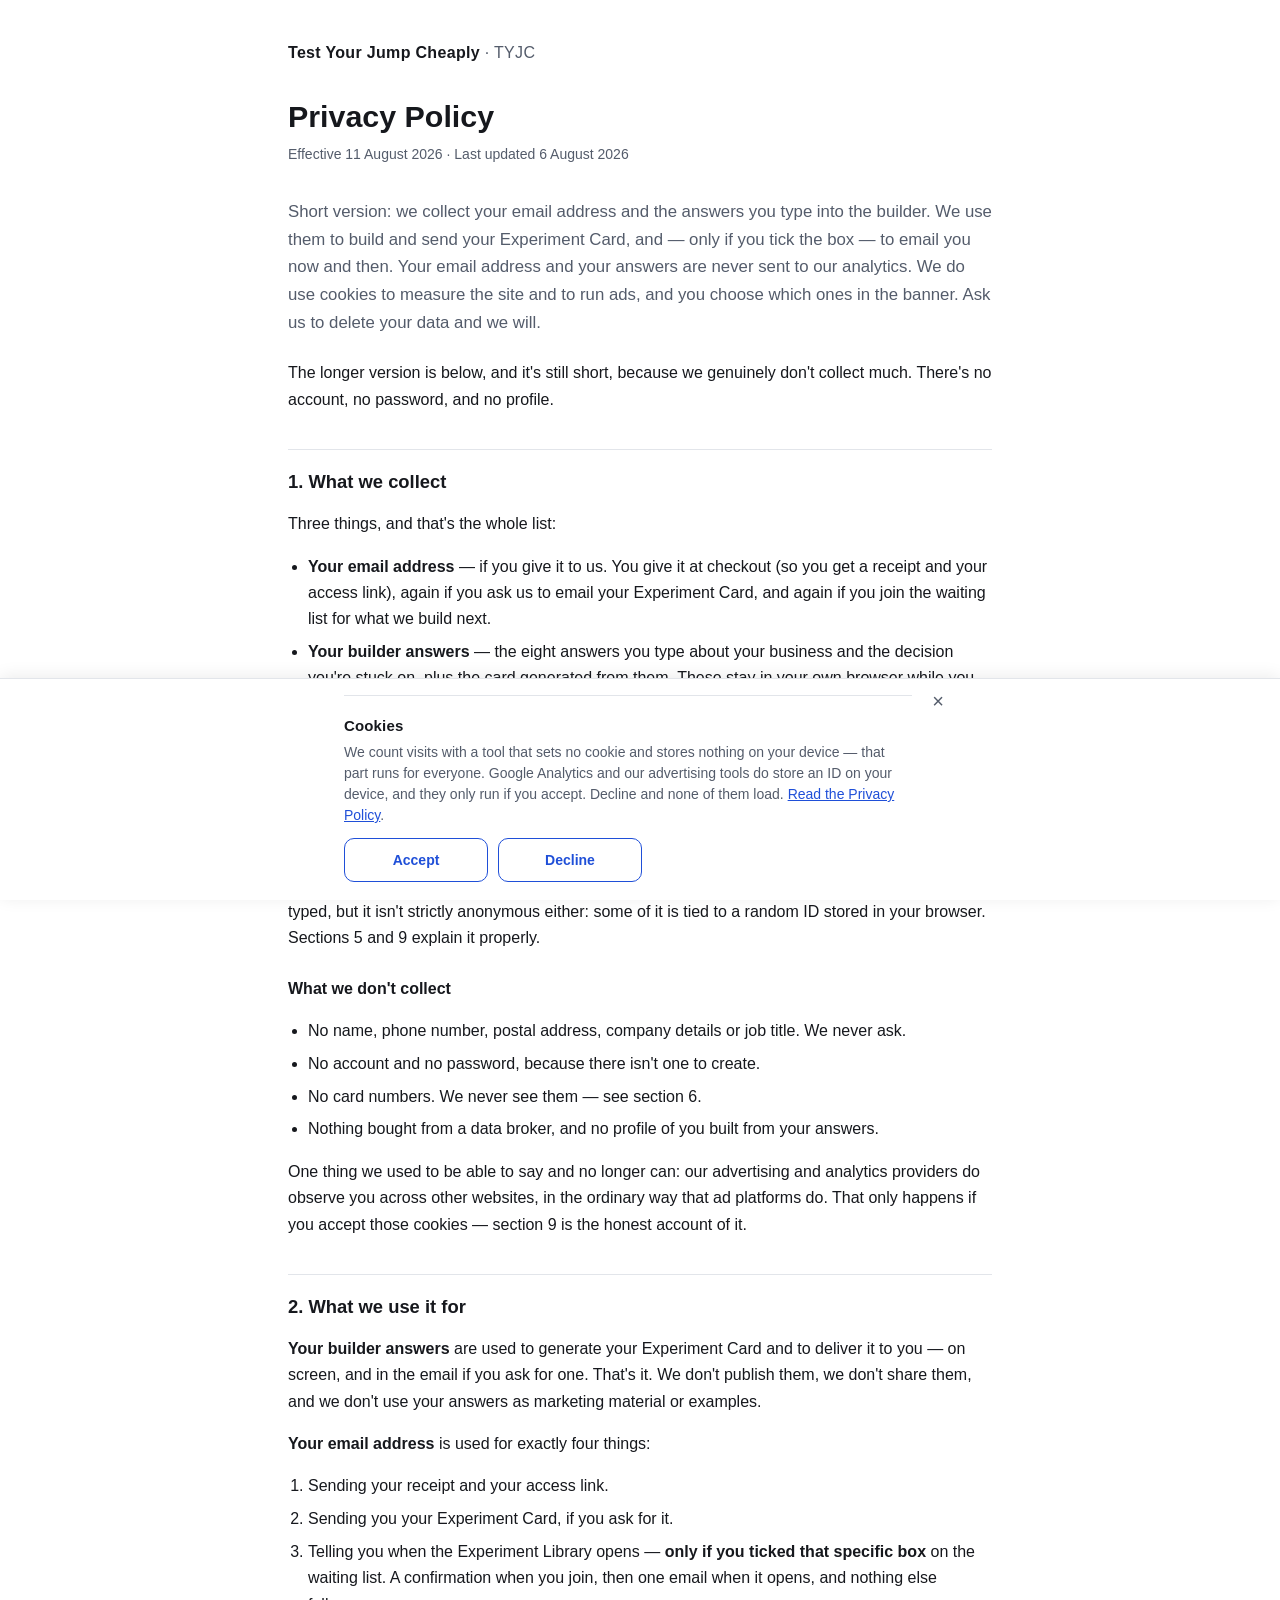
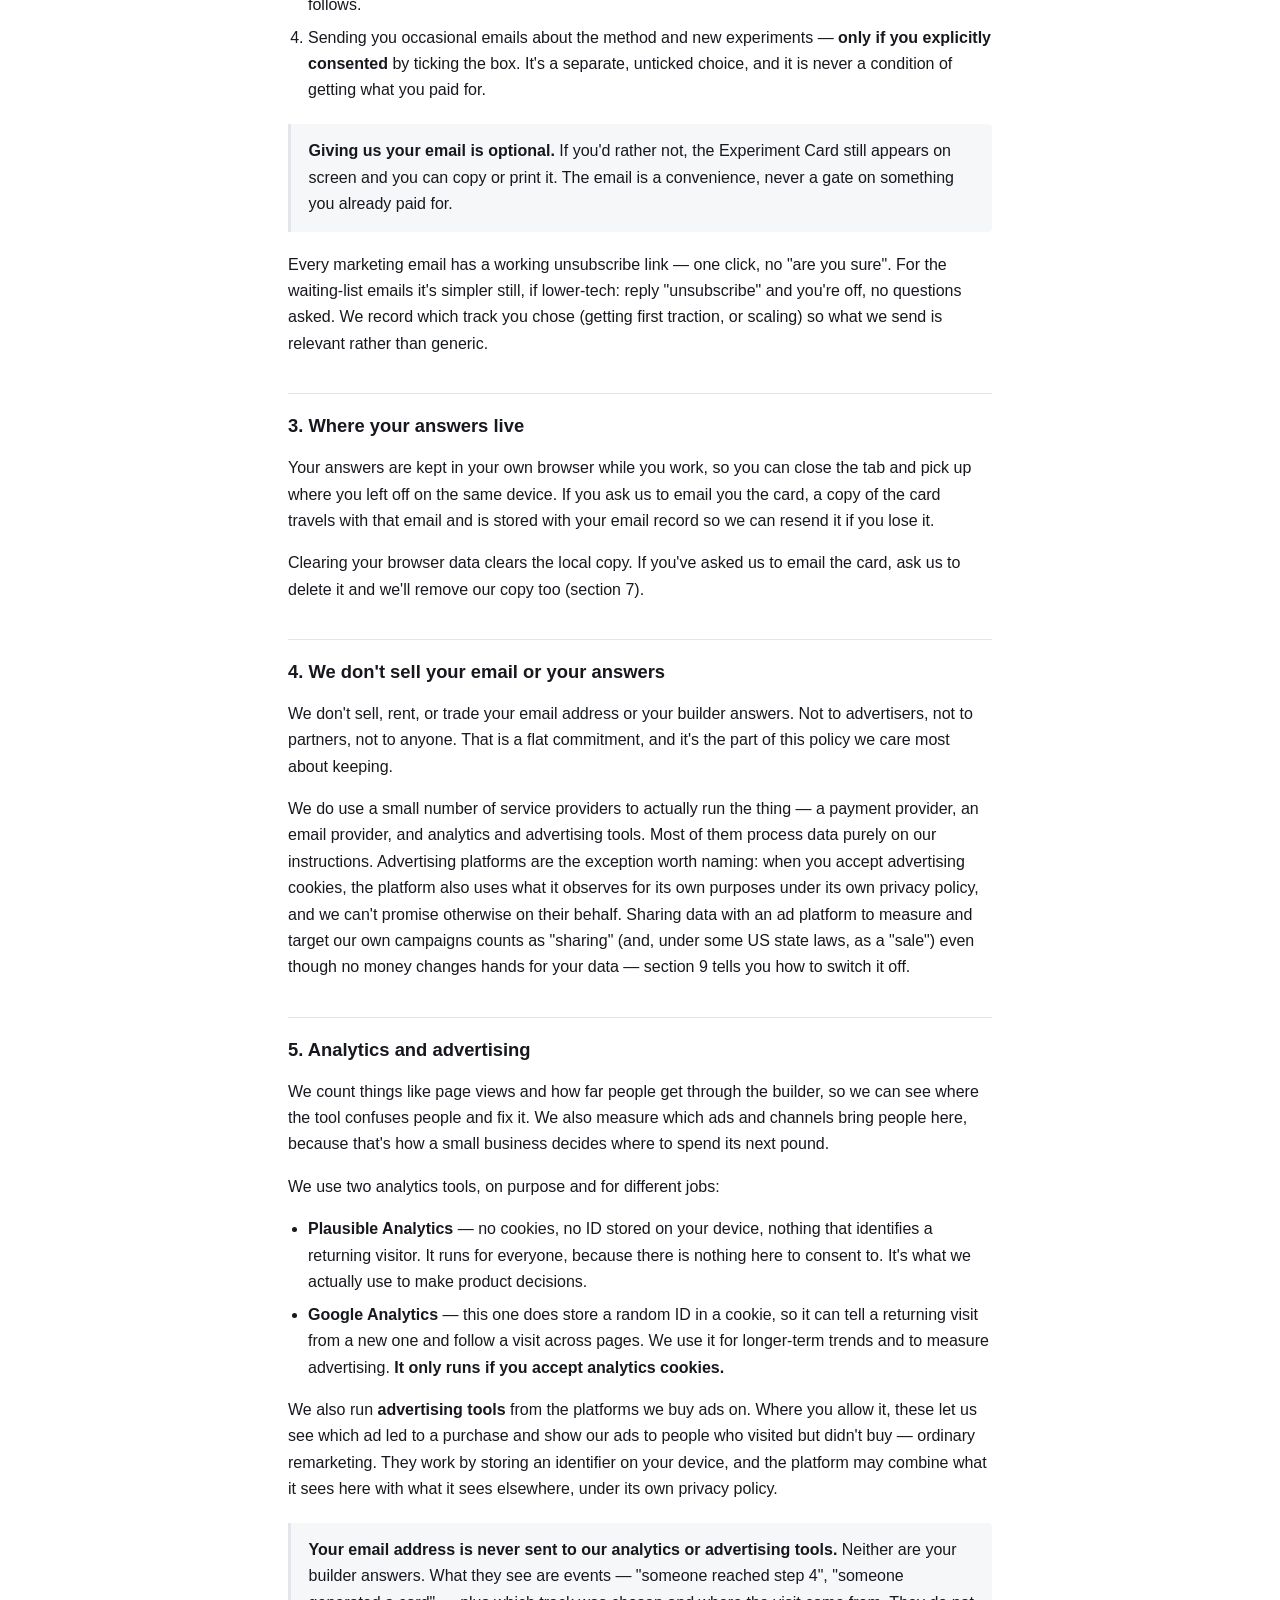
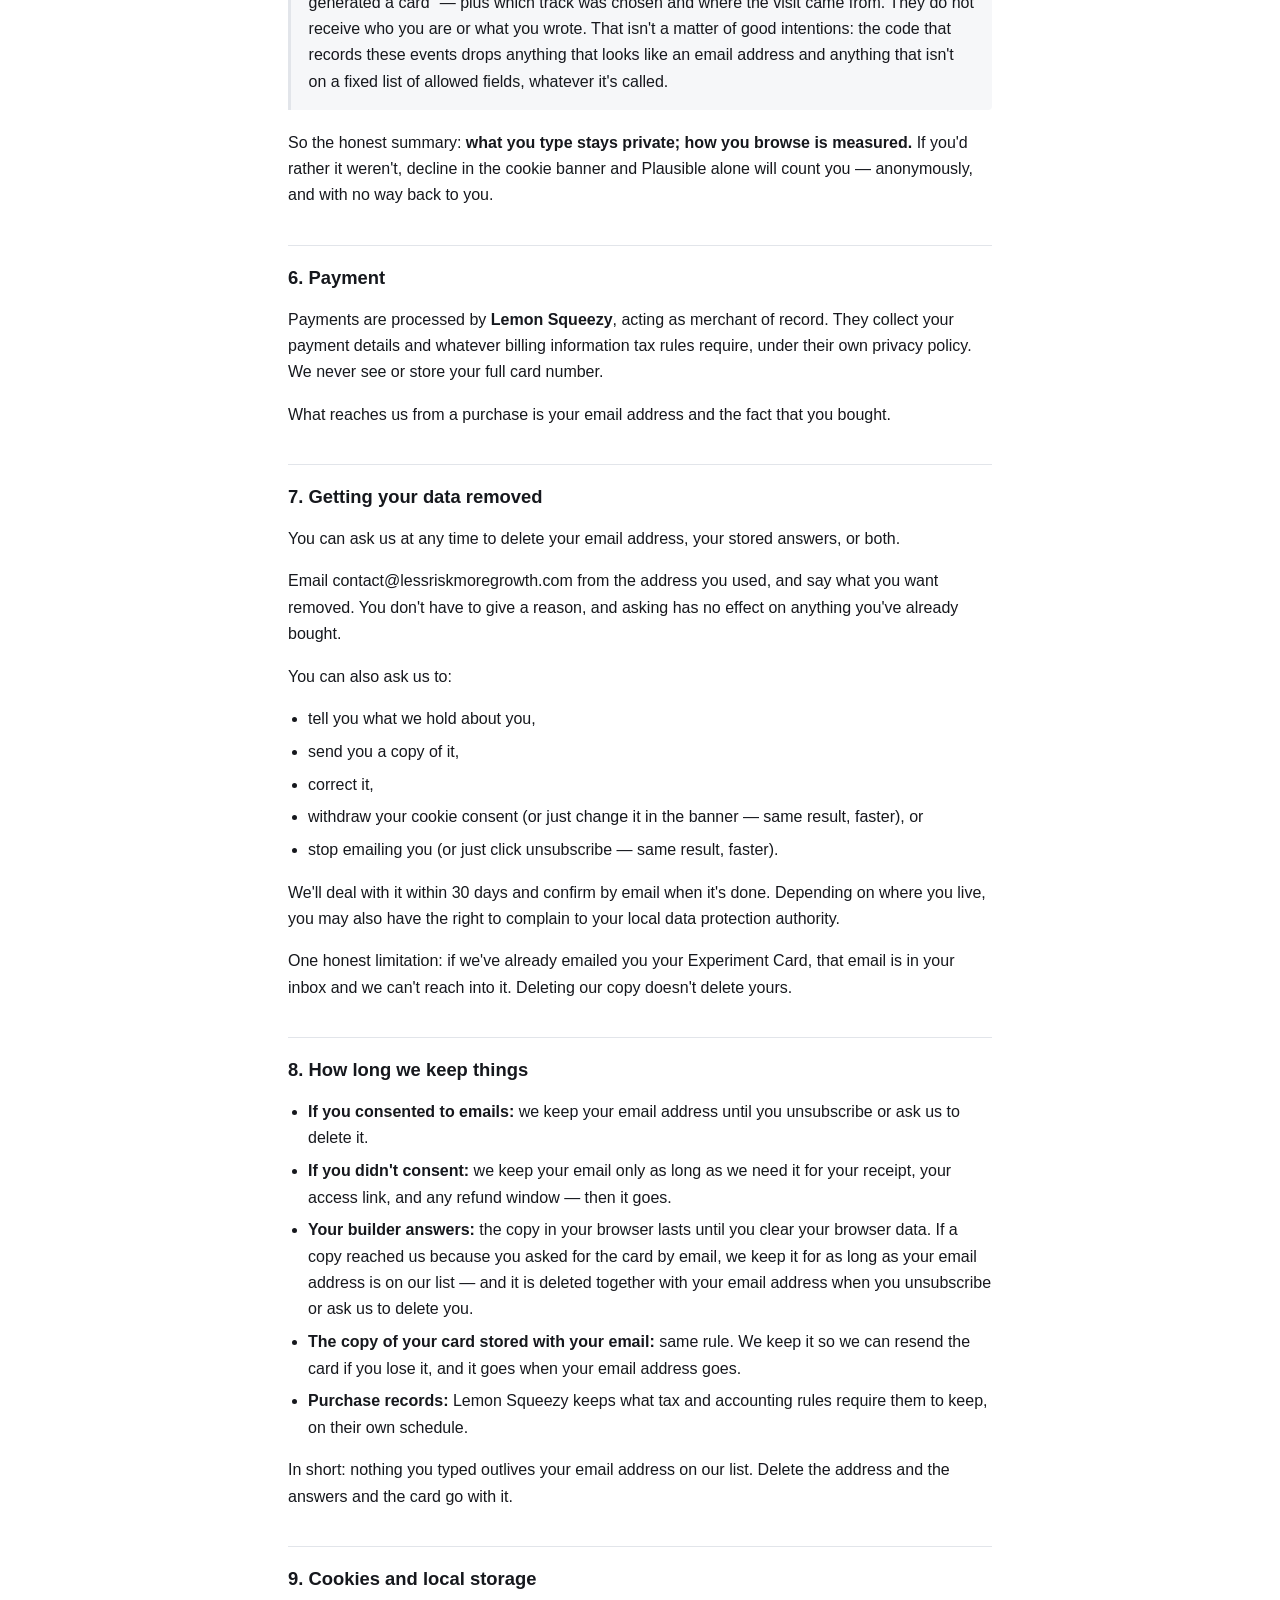
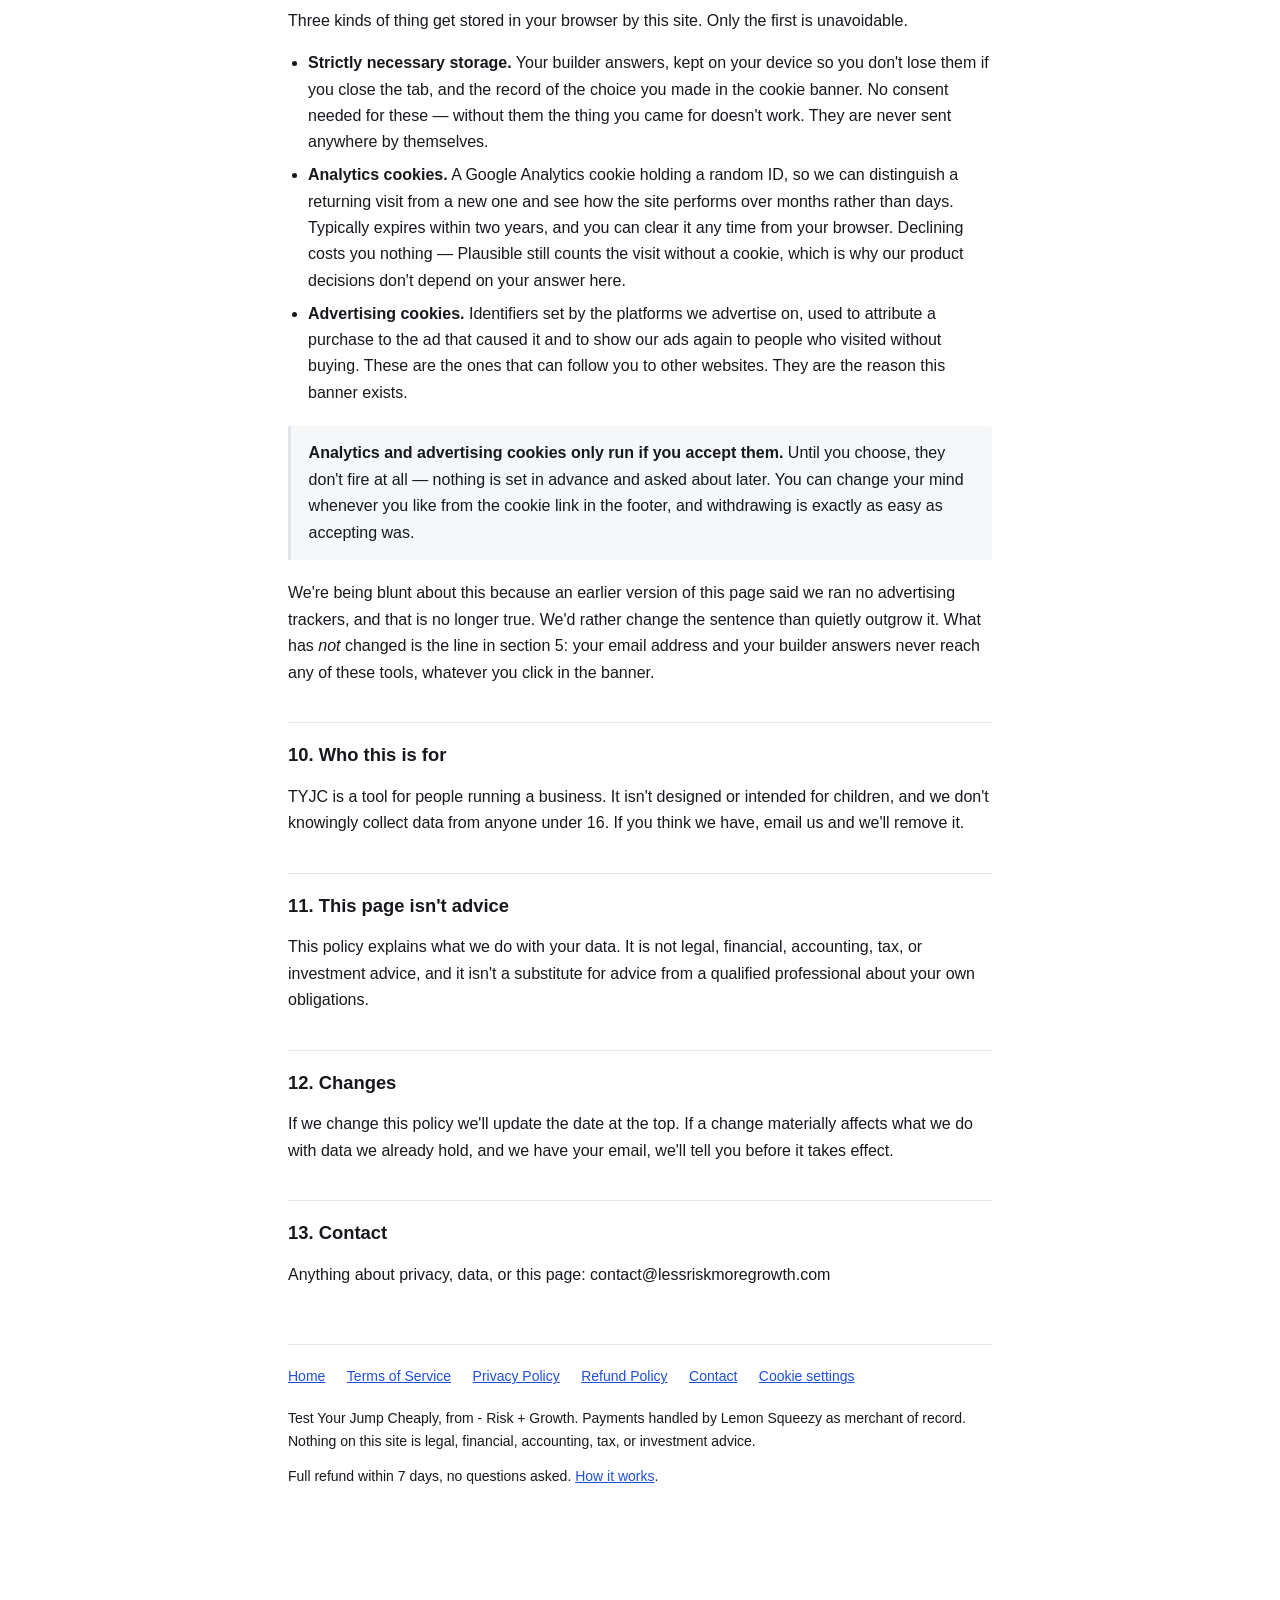
<file: product/site/legal/privacy.html>
<!doctype html>
<!-- PF-01 RESOLVED (D2): Lemon Squeezy account created by the founder; it is the
     confirmed Merchant of Record (DF-03). The payment-processor mentions in this
     file are settled and no longer provisional. -->
<html lang="en">
<head>
<meta charset="utf-8">
<meta name="viewport" content="width=device-width, initial-scale=1">
<title>Privacy Policy — Test Your Jump Cheaply</title>
<meta name="description" content="What Test Your Jump Cheaply collects (your email and your builder answers), what it's used for, and how to have it removed.">
<meta name="robots" content="index, follow">
<link rel="stylesheet" href="legal.css">
<link rel="stylesheet" href="../consent.css">
</head>
<body>
<div class="wrap">

<a class="brand" href="/">Test Your Jump Cheaply <span>· TYJC</span></a>

<h1>Privacy Policy</h1>
<p class="dates">Effective 11 August 2026 · Last updated 6 August 2026</p>

<p class="lede">Short version: we collect your email address and the answers you type into the builder. We use them to build and send your Experiment Card, and — only if you tick the box — to email you now and then. Your email address and your answers are never sent to our analytics. We do use cookies to measure the site and to run ads, and you choose which ones in the banner. Ask us to delete your data and we will.</p>

<p>The longer version is below, and it's still short, because we genuinely don't collect much. There's no account, no password, and no profile.</p>

<h2>1. What we collect</h2>

<p>Three things, and that's the whole list:</p>

<ul>
  <li><strong>Your email address</strong> — if you give it to us. You give it at checkout (so you get a receipt and your access link), again if you ask us to email your Experiment Card, and again if you join the waiting list for what we build next.</li>
  <li><strong>Your builder answers</strong> — the eight answers you type about your business and the decision you're stuck on, plus the card generated from them. These stay in your own browser while you work, and only reach our servers if you ask us to email you the card. Section 3 explains exactly how that works.</li>
  <li><strong>One optional line of feedback</strong> — if you answer our single after-purchase question ("is this experiment ready to run?") and choose to add a comment. It travels without your name and without your email address: we read what you wrote, not who wrote it.</li>
</ul>

<p>We also collect usage data about the site itself — which pages get visited, how far people get through the builder, and where visitors came from. It doesn't include your name or anything you typed, but it isn't strictly anonymous either: some of it is tied to a random ID stored in your browser. Sections 5 and 9 explain it properly.</p>

<h3>What we don't collect</h3>

<ul>
  <li>No name, phone number, postal address, company details or job title. We never ask.</li>
  <li>No account and no password, because there isn't one to create.</li>
  <li>No card numbers. We never see them — see section 6.</li>
  <li>Nothing bought from a data broker, and no profile of you built from your answers.</li>
</ul>

<p>One thing we used to be able to say and no longer can: our advertising and analytics providers do observe you across other websites, in the ordinary way that ad platforms do. That only happens if you accept those cookies — section 9 is the honest account of it.</p>

<h2>2. What we use it for</h2>

<p><strong>Your builder answers</strong> are used to generate your Experiment Card and to deliver it to you — on screen, and in the email if you ask for one. That's it. We don't publish them, we don't share them, and we don't use your answers as marketing material or examples.</p>

<p><strong>Your email address</strong> is used for exactly four things:</p>

<ol>
  <li>Sending your receipt and your access link.</li>
  <li>Sending you your Experiment Card, if you ask for it.</li>
  <li>Telling you when the Experiment Library opens — <strong>only if you ticked that specific box</strong> on the waiting list. A confirmation when you join, then one email when it opens, and nothing else follows.</li>
  <li>Sending you occasional emails about the method and new experiments — <strong>only if you explicitly consented</strong> by ticking the box. It's a separate, unticked choice, and it is never a condition of getting what you paid for.</li>
</ol>

<div class="callout">
  <p><strong>Giving us your email is optional.</strong> If you'd rather not, the Experiment Card still appears on screen and you can copy or print it. The email is a convenience, never a gate on something you already paid for.</p>
</div>

<p>Every marketing email has a working unsubscribe link — one click, no "are you sure". For the waiting-list emails it's simpler still, if lower-tech: reply "unsubscribe" and you're off, no questions asked. We record which track you chose (getting first traction, or scaling) so what we send is relevant rather than generic.</p>

<h2>3. Where your answers live</h2>

<p>Your answers are kept in your own browser while you work, so you can close the tab and pick up where you left off on the same device. If you ask us to email you the card, a copy of the card travels with that email and is stored with your email record so we can resend it if you lose it.</p>

<p>Clearing your browser data clears the local copy. If you've asked us to email the card, ask us to delete it and we'll remove our copy too (section 7).</p>

<h2>4. We don't sell your email or your answers</h2>

<p>We don't sell, rent, or trade your email address or your builder answers. Not to advertisers, not to partners, not to anyone. That is a flat commitment, and it's the part of this policy we care most about keeping.</p>

<p>We do use a small number of service providers to actually run the thing — a payment provider, an email provider, and analytics and advertising tools. Most of them process data purely on our instructions. Advertising platforms are the exception worth naming: when you accept advertising cookies, the platform also uses what it observes for its own purposes under its own privacy policy, and we can't promise otherwise on their behalf. Sharing data with an ad platform to measure and target our own campaigns counts as "sharing" (and, under some US state laws, as a "sale") even though no money changes hands for your data — section 9 tells you how to switch it off.</p>

<h2>5. Analytics and advertising</h2>

<p>We count things like page views and how far people get through the builder, so we can see where the tool confuses people and fix it. We also measure which ads and channels bring people here, because that's how a small business decides where to spend its next pound.</p>

<p>We use two analytics tools, on purpose and for different jobs:</p>

<ul>
  <li><strong>Plausible Analytics</strong> — no cookies, no ID stored on your device, nothing that identifies a returning visitor. It runs for everyone, because there is nothing here to consent to. It's what we actually use to make product decisions.</li>
  <li><strong>Google Analytics</strong> — this one does store a random ID in a cookie, so it can tell a returning visit from a new one and follow a visit across pages. We use it for longer-term trends and to measure advertising. <strong>It only runs if you accept analytics cookies.</strong></li>
</ul>

<p>We also run <strong>advertising tools</strong> from the platforms we buy ads on. Where you allow it, these let us see which ad led to a purchase and show our ads to people who visited but didn't buy — ordinary remarketing. They work by storing an identifier on your device, and the platform may combine what it sees here with what it sees elsewhere, under its own privacy policy.</p>

<div class="callout">
  <p><strong>Your email address is never sent to our analytics or advertising tools.</strong> Neither are your builder answers. What they see are events — "someone reached step 4", "someone generated a card" — plus which track was chosen and where the visit came from. They do not receive who you are or what you wrote. That isn't a matter of good intentions: the code that records these events drops anything that looks like an email address and anything that isn't on a fixed list of allowed fields, whatever it's called.</p>
</div>

<p>So the honest summary: <strong>what you type stays private; how you browse is measured.</strong> If you'd rather it weren't, decline in the cookie banner and Plausible alone will count you — anonymously, and with no way back to you.</p>

<h2>6. Payment</h2>

<p>Payments are processed by <strong>Lemon Squeezy</strong>, acting as merchant of record. They collect your payment details and whatever billing information tax rules require, under their own privacy policy. We never see or store your full card number.</p>

<p>What reaches us from a purchase is your email address and the fact that you bought.</p>

<h2>7. Getting your data removed</h2>

<p>You can ask us at any time to delete your email address, your stored answers, or both.</p>

<!-- PF-02 (founder pendency): domain not registered yet. Once the domain lands:
     (1) replace every occurrence of contact@lessriskmoregrowth.com across terms.html,
         privacy.html, refunds.html and _footer-snippet.html — including the
         mailto: hrefs, which stay invalid until then;
     (2) delete the `.tbd` rule from legal.css. That single deletion neutralises
         all 5 <span class="tbd"> markers at once (1 in terms.html, 2 in
         privacy.html, 2 in refunds.html); the spans themselves can then be
         unwrapped at leisure without any visual artefact.
     Tracked external dependency, not an unfinished draft. -->
<p>Email <span class="tbd">contact@lessriskmoregrowth.com</span> from the address you used, and say what you want removed. You don't have to give a reason, and asking has no effect on anything you've already bought.</p>

<p>You can also ask us to:</p>
<ul>
  <li>tell you what we hold about you,</li>
  <li>send you a copy of it,</li>
  <li>correct it,</li>
  <li>withdraw your cookie consent (or just change it in the banner — same result, faster), or</li>
  <li>stop emailing you (or just click unsubscribe — same result, faster).</li>
</ul>

<p>We'll deal with it within 30 days and confirm by email when it's done. Depending on where you live, you may also have the right to complain to your local data protection authority.</p>

<p>One honest limitation: if we've already emailed you your Experiment Card, that email is in your inbox and we can't reach into it. Deleting our copy doesn't delete yours.</p>

<h2>8. How long we keep things</h2>

<ul>
  <li><strong>If you consented to emails:</strong> we keep your email address until you unsubscribe or ask us to delete it.</li>
  <li><strong>If you didn't consent:</strong> we keep your email only as long as we need it for your receipt, your access link, and any refund window — then it goes.</li>
  <li><strong>Your builder answers:</strong> the copy in your browser lasts until you clear your browser data. If a copy reached us because you asked for the card by email, we keep it for as long as your email address is on our list — and it is deleted together with your email address when you unsubscribe or ask us to delete you.</li>
  <li><strong>The copy of your card stored with your email:</strong> same rule. We keep it so we can resend the card if you lose it, and it goes when your email address goes.</li>
  <li><strong>Purchase records:</strong> Lemon Squeezy keeps what tax and accounting rules require them to keep, on their own schedule.</li>
</ul>

<p>In short: nothing you typed outlives your email address on our list. Delete the address and the answers and the card go with it.</p>

<!-- DF-11: this section makes three promises the site must actually keep before
     launch, or the page becomes a false statement:
       (1) BUILT (DT-01, D6) — consent banner blocking analytics/advertising
           cookies until accepted. Consent Mode v2 defaults to denied and
           nothing from Google is requested before an Accept; Plausible fires
           regardless, because it sets no cookie. See product/site/consent.js.
       (2) BUILT (DT-02, D6) — "Cookie settings" in the footer of every page,
           reopening the banner and able to switch an accept back to a decline.
       (3) STILL OPEN — the named tools must match reality. Sections 5 and 9
           name Google Analytics and advertising tools; if the founder picks a
           different platform, both sections have to be updated with it. The
           advertising tags themselves do not exist yet, and no ad platform tag
           is loaded by consent.js today: §9 describes them as gated, which is
           true, and stays true when they are added behind the same gate.
     (1) and (2) await QA (DT-04) before US-08 sign-off.
     Tracked in docs/risk-growth/sprint-1/decisoes-fundador.md. -->
<h2>9. Cookies and local storage</h2>

<p>Three kinds of thing get stored in your browser by this site. Only the first is unavoidable.</p>

<ul>
  <li><strong>Strictly necessary storage.</strong> Your builder answers, kept on your device so you don't lose them if you close the tab, and the record of the choice you made in the cookie banner. No consent needed for these — without them the thing you came for doesn't work. They are never sent anywhere by themselves.</li>
  <li><strong>Analytics cookies.</strong> A Google Analytics cookie holding a random ID, so we can distinguish a returning visit from a new one and see how the site performs over months rather than days. Typically expires within two years, and you can clear it any time from your browser. Declining costs you nothing — Plausible still counts the visit without a cookie, which is why our product decisions don't depend on your answer here.</li>
  <li><strong>Advertising cookies.</strong> Identifiers set by the platforms we advertise on, used to attribute a purchase to the ad that caused it and to show our ads again to people who visited without buying. These are the ones that can follow you to other websites. They are the reason this banner exists.</li>
</ul>

<div class="callout">
  <p><strong>Analytics and advertising cookies only run if you accept them.</strong> Until you choose, they don't fire at all — nothing is set in advance and asked about later. You can change your mind whenever you like from the cookie link in the footer, and withdrawing is exactly as easy as accepting was.</p>
</div>

<p>We're being blunt about this because an earlier version of this page said we ran no advertising trackers, and that is no longer true. We'd rather change the sentence than quietly outgrow it. What has <em>not</em> changed is the line in section 5: your email address and your builder answers never reach any of these tools, whatever you click in the banner.</p>

<h2>10. Who this is for</h2>

<p>TYJC is a tool for people running a business. It isn't designed or intended for children, and we don't knowingly collect data from anyone under 16. If you think we have, email us and we'll remove it.</p>

<h2>11. This page isn't advice</h2>

<p>This policy explains what we do with your data. It is not legal, financial, accounting, tax, or investment advice, and it isn't a substitute for advice from a qualified professional about your own obligations.</p>

<h2>12. Changes</h2>

<p>If we change this policy we'll update the date at the top. If a change materially affects what we do with data we already hold, and we have your email, we'll tell you before it takes effect.</p>

<h2>13. Contact</h2>

<p>Anything about privacy, data, or this page: <span class="tbd">contact@lessriskmoregrowth.com</span></p>

<footer class="site-footer">
  <nav aria-label="Legal">
    <a href="/">Home</a>
    <a href="terms.html">Terms of Service</a>
    <a href="privacy.html">Privacy Policy</a>
    <a href="refunds.html">Refund Policy</a>
    <a href="mailto:contact@lessriskmoregrowth.com">Contact</a>
    <!-- DT-02: reopens the cookie banner, so withdrawing consent is exactly as
         easy as giving it (§9). Hidden while JavaScript is off, because then
         nothing has been loaded or stored to withdraw. -->
    <button type="button" data-tyjc-consent="open">Cookie settings</button>
  </nav>
  <p>Test Your Jump Cheaply, from - Risk + Growth. Payments handled by Lemon Squeezy as merchant of record. Nothing on this site is legal, financial, accounting, tax, or investment advice.</p>
  <p>Full refund within 7 days, no questions asked. <a href="refunds.html">How it works</a>.</p>
</footer>

</div>

<!-- DT-01: the cookie banner and the consent gate promised by §9 of the Privacy
     Policy. These two files load no third party by themselves: analytics-config.js
     is values only, and consent.js requests Plausible (no cookie, no consent
     needed) or Google Analytics (only after an explicit Accept). The event
     contract in analytics.js is not loaded here — the legal pages emit no funnel
     events, and the providers count the visit on their own. -->
<script src="../analytics-config.js"></script>
<script src="../consent.js"></script>
</body>
</html>
</file>
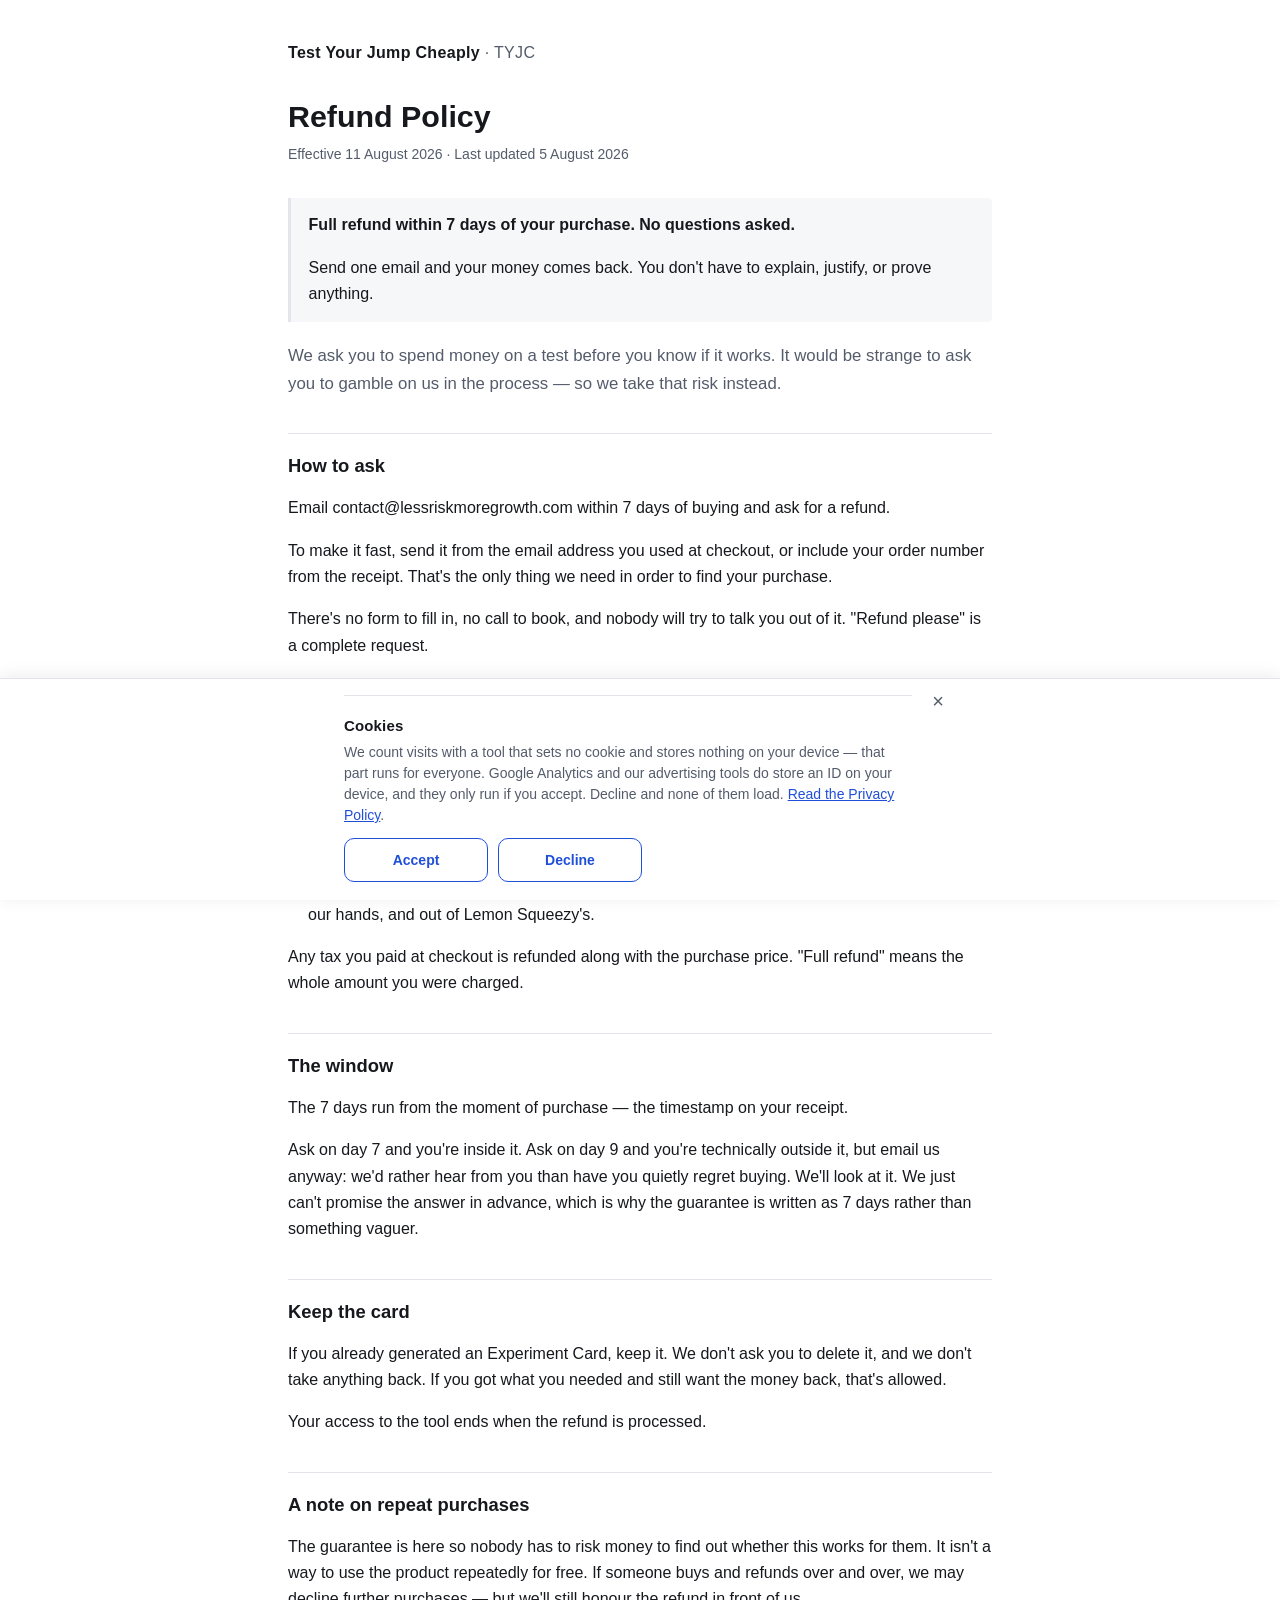
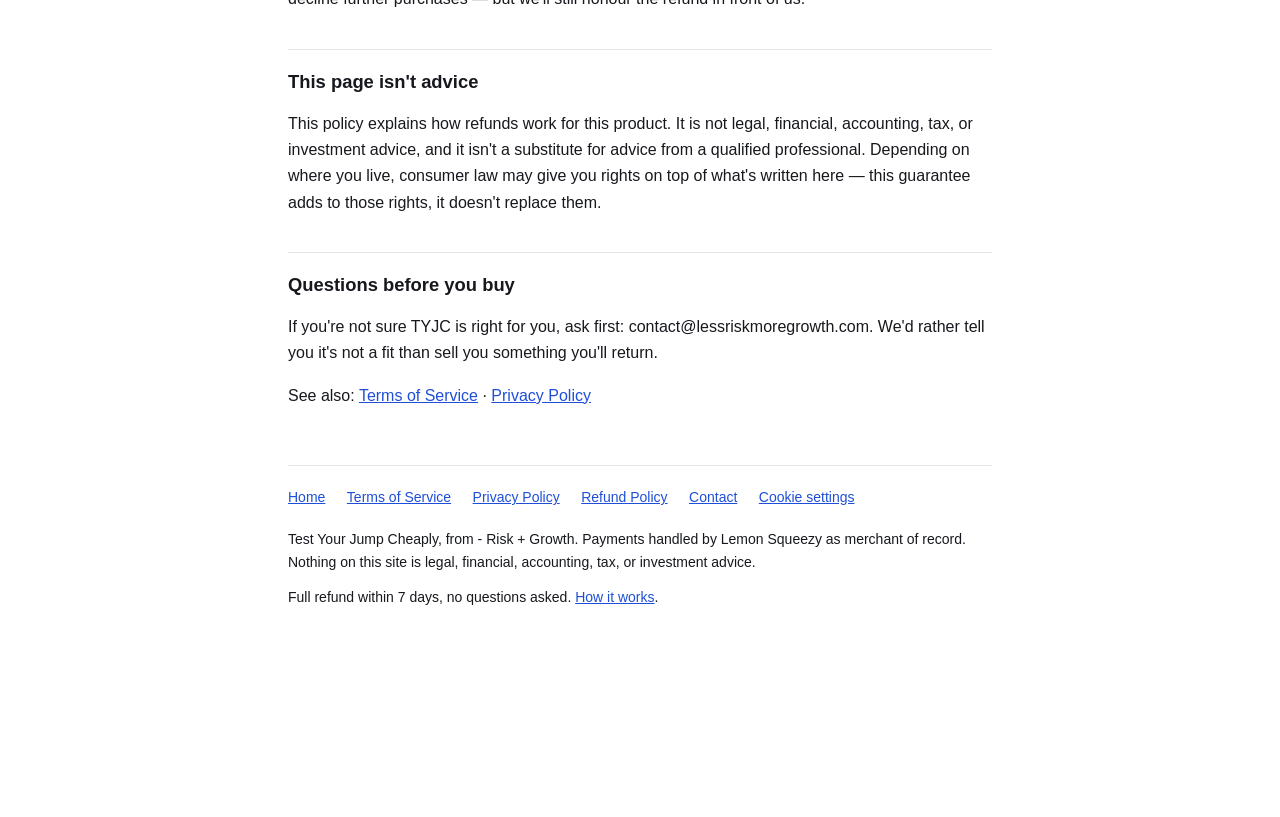
<file: product/site/legal/refunds.html>
<!doctype html>
<!-- PF-01 RESOLVED (D2): Lemon Squeezy account created by the founder; it is the
     confirmed Merchant of Record (DF-03). The payment-processor mentions in this
     file are settled and no longer provisional. -->
<html lang="en">
<head>
<meta charset="utf-8">
<meta name="viewport" content="width=device-width, initial-scale=1">
<title>Refund Policy — Test Your Jump Cheaply</title>
<meta name="description" content="Full refund within 7 days of purchase, no questions asked. Here's how to ask.">
<meta name="robots" content="index, follow">
<link rel="stylesheet" href="legal.css">
<link rel="stylesheet" href="../consent.css">
</head>
<body>
<div class="wrap">

<a class="brand" href="/">Test Your Jump Cheaply <span>· TYJC</span></a>

<h1>Refund Policy</h1>
<p class="dates">Effective 11 August 2026 · Last updated 5 August 2026</p>

<div class="callout">
  <p><strong>Full refund within 7 days of your purchase. No questions asked.</strong></p>
  <p>Send one email and your money comes back. You don't have to explain, justify, or prove anything.</p>
</div>

<p class="lede">We ask you to spend money on a test before you know if it works. It would be strange to ask you to gamble on us in the process — so we take that risk instead.</p>

<h2>How to ask</h2>

<!-- PF-02 (founder pendency): domain not registered yet. Once the domain lands:
     (1) replace every occurrence of contact@lessriskmoregrowth.com across terms.html,
         privacy.html, refunds.html and _footer-snippet.html — including the
         mailto: hrefs, which stay invalid until then;
     (2) delete the `.tbd` rule from legal.css. That single deletion neutralises
         all 5 <span class="tbd"> markers at once (1 in terms.html, 2 in
         privacy.html, 2 in refunds.html); the spans themselves can then be
         unwrapped at leisure without any visual artefact.
     Tracked external dependency, not an unfinished draft. -->
<p>Email <span class="tbd">contact@lessriskmoregrowth.com</span> within 7 days of buying and ask for a refund.</p>

<p>To make it fast, send it from the email address you used at checkout, or include your order number from the receipt. That's the only thing we need in order to find your purchase.</p>

<p>There's no form to fill in, no call to book, and nobody will try to talk you out of it. "Refund please" is a complete request.</p>

<h2>What happens next</h2>

<ol>
  <li>We reply to confirm we've got your request.</li>
  <li>We submit the refund through <strong>Lemon Squeezy</strong>, which processed your payment as merchant of record. The refund goes back to the card or payment method you used — we can't send it anywhere else.</li>
  <li>Your bank or card issuer decides when it actually shows up on your statement. That part is out of our hands, and out of Lemon Squeezy's.</li>
</ol>

<p>Any tax you paid at checkout is refunded along with the purchase price. "Full refund" means the whole amount you were charged.</p>

<h2>The window</h2>

<p>The 7 days run from the moment of purchase — the timestamp on your receipt.</p>

<p>Ask on day 7 and you're inside it. Ask on day 9 and you're technically outside it, but email us anyway: we'd rather hear from you than have you quietly regret buying. We'll look at it. We just can't promise the answer in advance, which is why the guarantee is written as 7 days rather than something vaguer.</p>

<h2>Keep the card</h2>

<p>If you already generated an Experiment Card, keep it. We don't ask you to delete it, and we don't take anything back. If you got what you needed and still want the money back, that's allowed.</p>

<p>Your access to the tool ends when the refund is processed.</p>

<h2>A note on repeat purchases</h2>

<p>The guarantee is here so nobody has to risk money to find out whether this works for them. It isn't a way to use the product repeatedly for free. If someone buys and refunds over and over, we may decline further purchases — but we'll still honour the refund in front of us.</p>

<h2>This page isn't advice</h2>

<p>This policy explains how refunds work for this product. It is not legal, financial, accounting, tax, or investment advice, and it isn't a substitute for advice from a qualified professional. Depending on where you live, consumer law may give you rights on top of what's written here — this guarantee adds to those rights, it doesn't replace them.</p>

<h2>Questions before you buy</h2>

<p>If you're not sure TYJC is right for you, ask first: <span class="tbd">contact@lessriskmoregrowth.com</span>. We'd rather tell you it's not a fit than sell you something you'll return.</p>

<p>See also: <a href="terms.html">Terms of Service</a> · <a href="privacy.html">Privacy Policy</a></p>

<footer class="site-footer">
  <nav aria-label="Legal">
    <a href="/">Home</a>
    <a href="terms.html">Terms of Service</a>
    <a href="privacy.html">Privacy Policy</a>
    <a href="refunds.html">Refund Policy</a>
    <a href="mailto:contact@lessriskmoregrowth.com">Contact</a>
    <!-- DT-02: reopens the cookie banner, so withdrawing consent is exactly as
         easy as giving it (§9). Hidden while JavaScript is off, because then
         nothing has been loaded or stored to withdraw. -->
    <button type="button" data-tyjc-consent="open">Cookie settings</button>
  </nav>
  <p>Test Your Jump Cheaply, from - Risk + Growth. Payments handled by Lemon Squeezy as merchant of record. Nothing on this site is legal, financial, accounting, tax, or investment advice.</p>
  <p>Full refund within 7 days, no questions asked. <a href="refunds.html">How it works</a>.</p>
</footer>

</div>

<!-- DT-01: the cookie banner and the consent gate promised by §9 of the Privacy
     Policy. These two files load no third party by themselves: analytics-config.js
     is values only, and consent.js requests Plausible (no cookie, no consent
     needed) or Google Analytics (only after an explicit Accept). The event
     contract in analytics.js is not loaded here — the legal pages emit no funnel
     events, and the providers count the visit on their own. -->
<script src="../analytics-config.js"></script>
<script src="../consent.js"></script>
</body>
</html>
</file>
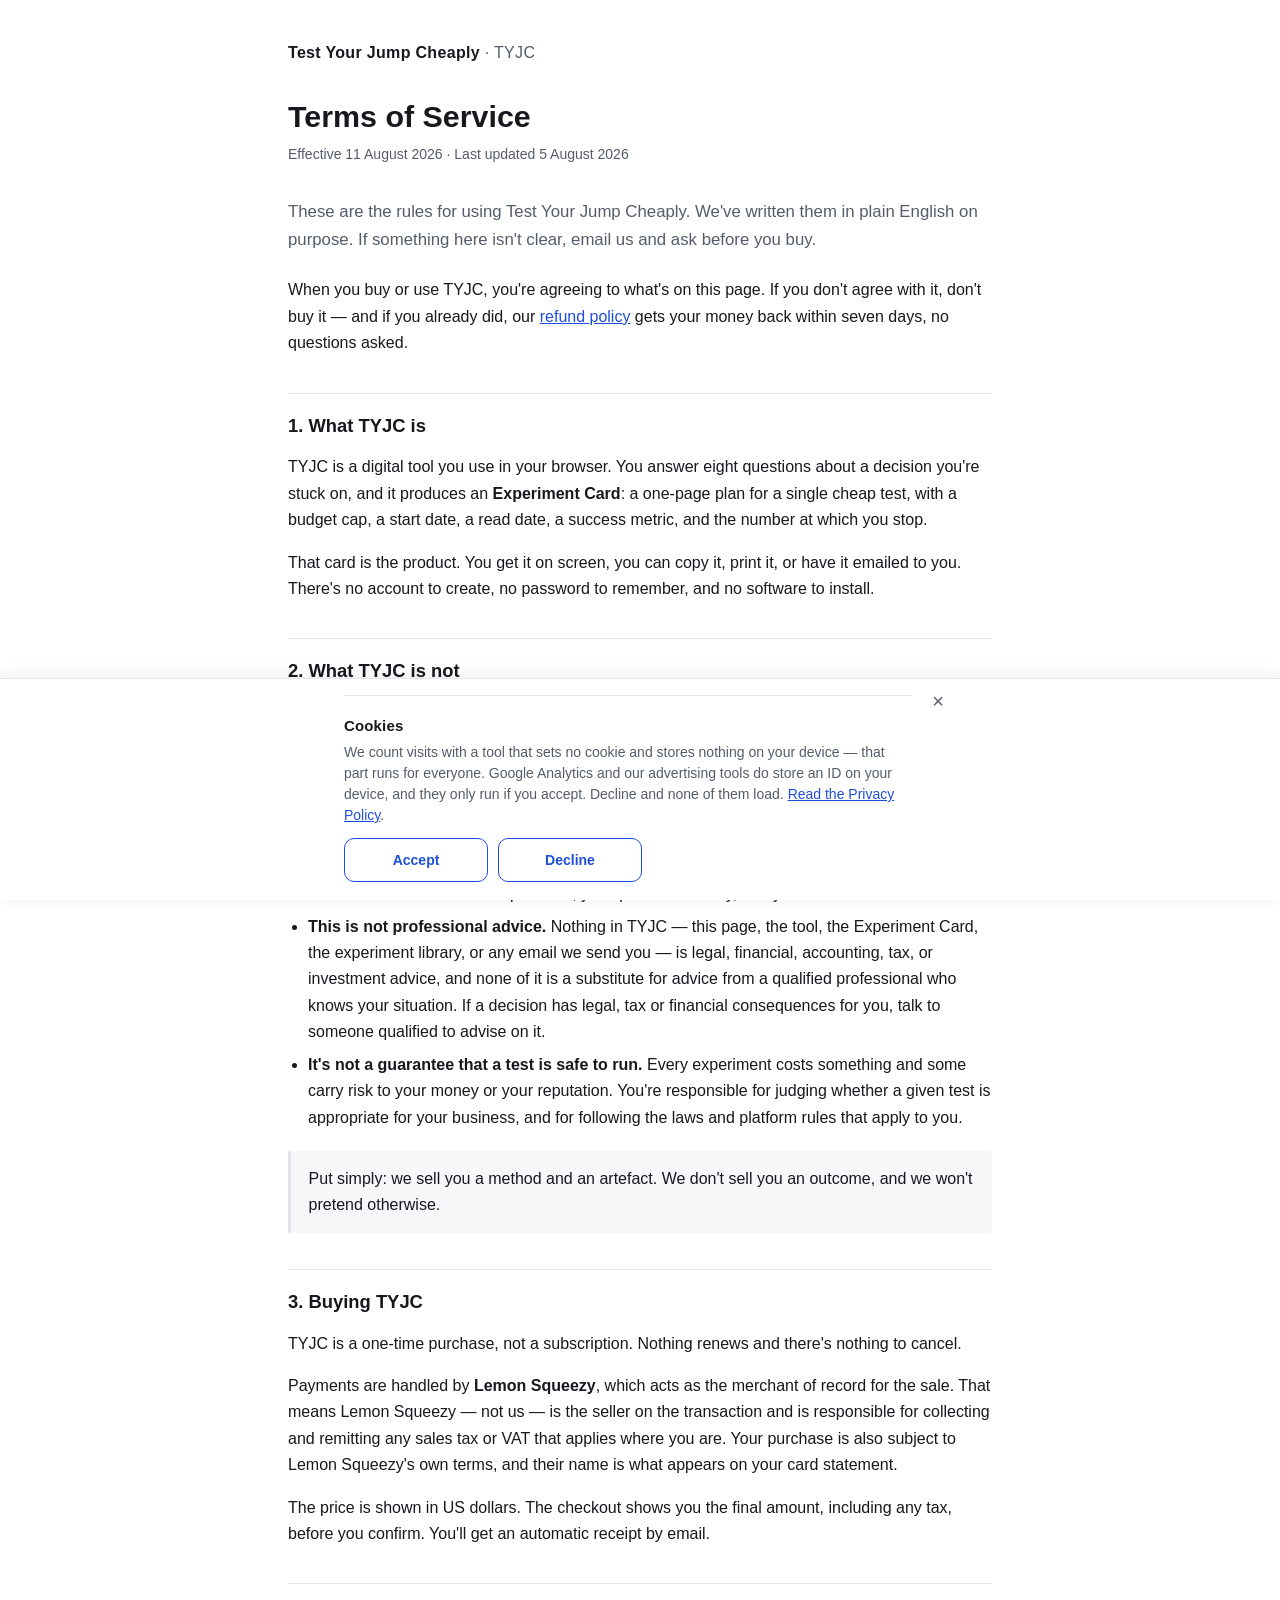
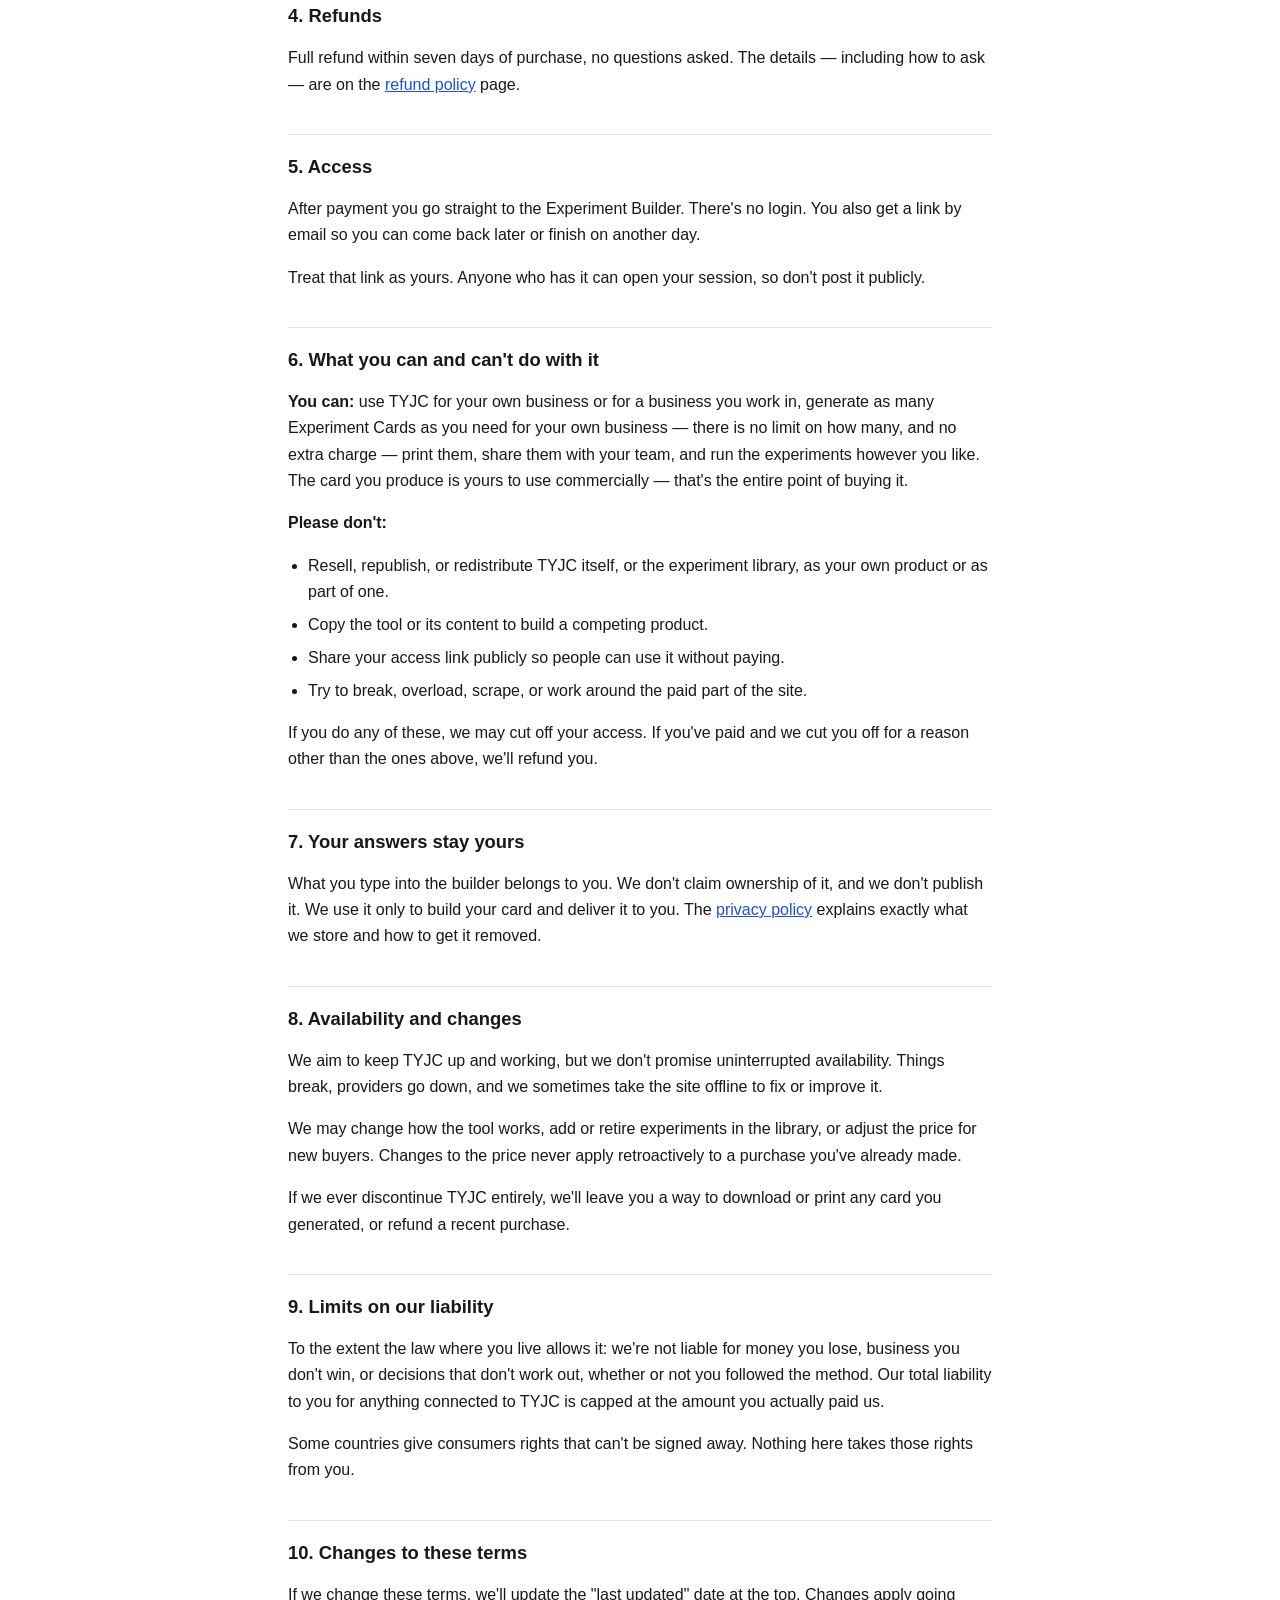
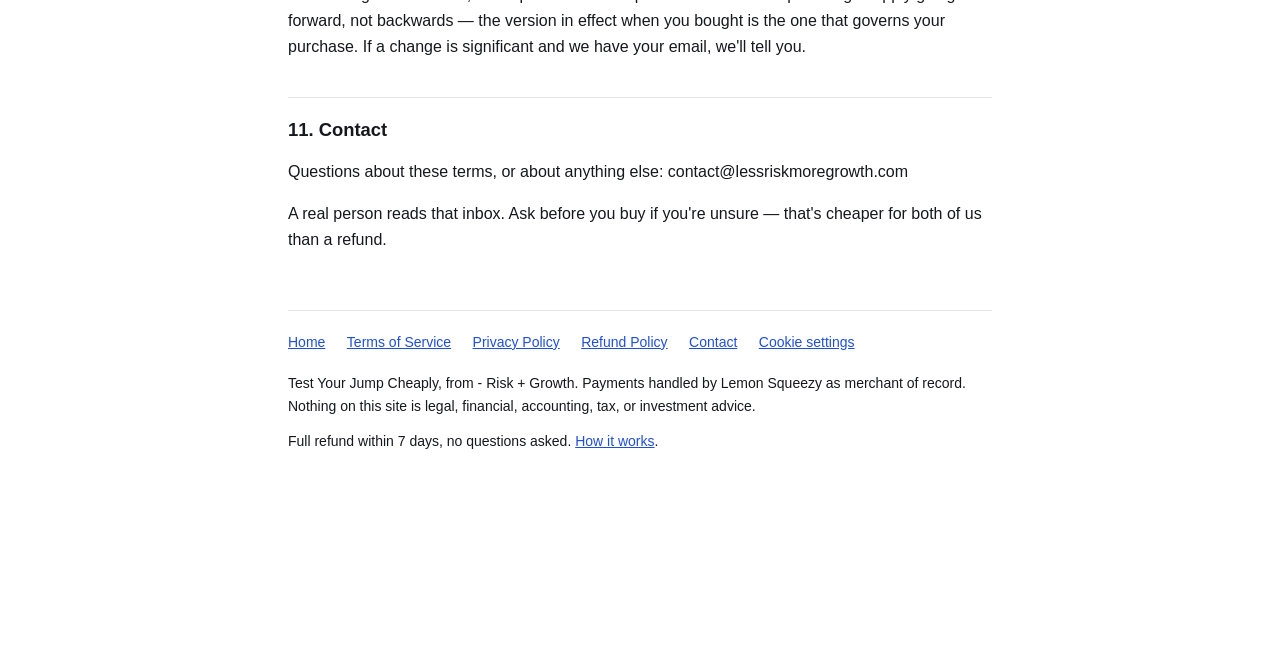
<file: product/site/legal/terms.html>
<!doctype html>
<!-- PF-01 RESOLVED (D2): Lemon Squeezy account created by the founder; it is the
     confirmed Merchant of Record (DF-03). The payment-processor mentions in this
     file are settled and no longer provisional. -->
<html lang="en">
<head>
<meta charset="utf-8">
<meta name="viewport" content="width=device-width, initial-scale=1">
<title>Terms of Service — Test Your Jump Cheaply</title>
<meta name="description" content="The terms for using Test Your Jump Cheaply: what you get, what we don't promise, and how payment and refunds work.">
<meta name="robots" content="index, follow">
<link rel="stylesheet" href="legal.css">
<link rel="stylesheet" href="../consent.css">
</head>
<body>
<div class="wrap">

<a class="brand" href="/">Test Your Jump Cheaply <span>· TYJC</span></a>

<h1>Terms of Service</h1>
<p class="dates">Effective 11 August 2026 · Last updated 5 August 2026</p>

<p class="lede">These are the rules for using Test Your Jump Cheaply. We've written them in plain English on purpose. If something here isn't clear, email us and ask before you buy.</p>

<p>When you buy or use TYJC, you're agreeing to what's on this page. If you don't agree with it, don't buy it — and if you already did, our <a href="refunds.html">refund policy</a> gets your money back within seven days, no questions asked.</p>

<h2>1. What TYJC is</h2>

<p>TYJC is a digital tool you use in your browser. You answer eight questions about a decision you're stuck on, and it produces an <strong>Experiment Card</strong>: a one-page plan for a single cheap test, with a budget cap, a start date, a read date, a success metric, and the number at which you stop.</p>

<p>That card is the product. You get it on screen, you can copy it, print it, or have it emailed to you. There's no account to create, no password to remember, and no software to install.</p>

<h2>2. What TYJC is not</h2>

<p>This is the most important section on the page, so it's near the top rather than buried at the bottom.</p>

<ul>
  <li><strong>We don't promise a business result.</strong> TYJC helps you design a test. It does not promise sales, revenue, growth, customers, or a return on what you spend. What happens when you run the test depends on your business, your market, your offer and your execution — none of which we control.</li>
  <li><strong>We don't run anything for you.</strong> We're not an agency and we don't act on your behalf. You decide whether to run the experiment, you spend the money, and you read the result.</li>
  <li><strong>This is not professional advice.</strong> Nothing in TYJC — this page, the tool, the Experiment Card, the experiment library, or any email we send you — is legal, financial, accounting, tax, or investment advice, and none of it is a substitute for advice from a qualified professional who knows your situation. If a decision has legal, tax or financial consequences for you, talk to someone qualified to advise on it.</li>
  <li><strong>It's not a guarantee that a test is safe to run.</strong> Every experiment costs something and some carry risk to your money or your reputation. You're responsible for judging whether a given test is appropriate for your business, and for following the laws and platform rules that apply to you.</li>
</ul>

<div class="callout">
  <p>Put simply: we sell you a method and an artefact. We don't sell you an outcome, and we won't pretend otherwise.</p>
</div>

<h2>3. Buying TYJC</h2>

<p>TYJC is a one-time purchase, not a subscription. Nothing renews and there's nothing to cancel.</p>

<p>Payments are handled by <strong>Lemon Squeezy</strong>, which acts as the merchant of record for the sale. That means Lemon Squeezy — not us — is the seller on the transaction and is responsible for collecting and remitting any sales tax or VAT that applies where you are. Your purchase is also subject to Lemon Squeezy's own terms, and their name is what appears on your card statement.</p>

<p>The price is shown in US dollars. The checkout shows you the final amount, including any tax, before you confirm. You'll get an automatic receipt by email.</p>

<h2>4. Refunds</h2>

<p>Full refund within seven days of purchase, no questions asked. The details — including how to ask — are on the <a href="refunds.html">refund policy</a> page.</p>

<h2>5. Access</h2>

<p>After payment you go straight to the Experiment Builder. There's no login. You also get a link by email so you can come back later or finish on another day.</p>

<p>Treat that link as yours. Anyone who has it can open your session, so don't post it publicly.</p>

<h2>6. What you can and can't do with it</h2>

<p><strong>You can:</strong> use TYJC for your own business or for a business you work in, generate as many Experiment Cards as you need for your own business — there is no limit on how many, and no extra charge — print them, share them with your team, and run the experiments however you like. The card you produce is yours to use commercially — that's the entire point of buying it.</p>

<p><strong>Please don't:</strong></p>
<ul>
  <li>Resell, republish, or redistribute TYJC itself, or the experiment library, as your own product or as part of one.</li>
  <li>Copy the tool or its content to build a competing product.</li>
  <li>Share your access link publicly so people can use it without paying.</li>
  <li>Try to break, overload, scrape, or work around the paid part of the site.</li>
</ul>

<p>If you do any of these, we may cut off your access. If you've paid and we cut you off for a reason other than the ones above, we'll refund you.</p>

<h2>7. Your answers stay yours</h2>

<p>What you type into the builder belongs to you. We don't claim ownership of it, and we don't publish it. We use it only to build your card and deliver it to you. The <a href="privacy.html">privacy policy</a> explains exactly what we store and how to get it removed.</p>

<h2>8. Availability and changes</h2>

<p>We aim to keep TYJC up and working, but we don't promise uninterrupted availability. Things break, providers go down, and we sometimes take the site offline to fix or improve it.</p>

<p>We may change how the tool works, add or retire experiments in the library, or adjust the price for new buyers. Changes to the price never apply retroactively to a purchase you've already made.</p>

<p>If we ever discontinue TYJC entirely, we'll leave you a way to download or print any card you generated, or refund a recent purchase.</p>

<h2>9. Limits on our liability</h2>

<p>To the extent the law where you live allows it: we're not liable for money you lose, business you don't win, or decisions that don't work out, whether or not you followed the method. Our total liability to you for anything connected to TYJC is capped at the amount you actually paid us.</p>

<p>Some countries give consumers rights that can't be signed away. Nothing here takes those rights from you.</p>

<h2>10. Changes to these terms</h2>

<p>If we change these terms, we'll update the "last updated" date at the top. Changes apply going forward, not backwards — the version in effect when you bought is the one that governs your purchase. If a change is significant and we have your email, we'll tell you.</p>

<h2>11. Contact</h2>

<!-- PF-02 (founder pendency): domain not registered yet. Once the domain lands:
     (1) replace every occurrence of contact@lessriskmoregrowth.com across terms.html,
         privacy.html, refunds.html and _footer-snippet.html — including the
         mailto: hrefs, which stay invalid until then;
     (2) delete the `.tbd` rule from legal.css. That single deletion neutralises
         all 5 <span class="tbd"> markers at once (1 in terms.html, 2 in
         privacy.html, 2 in refunds.html); the spans themselves can then be
         unwrapped at leisure without any visual artefact.
     Tracked external dependency, not an unfinished draft. -->
<p>Questions about these terms, or about anything else: <span class="tbd">contact@lessriskmoregrowth.com</span></p>

<p>A real person reads that inbox. Ask before you buy if you're unsure — that's cheaper for both of us than a refund.</p>

<footer class="site-footer">
  <nav aria-label="Legal">
    <a href="/">Home</a>
    <a href="terms.html">Terms of Service</a>
    <a href="privacy.html">Privacy Policy</a>
    <a href="refunds.html">Refund Policy</a>
    <a href="mailto:contact@lessriskmoregrowth.com">Contact</a>
    <!-- DT-02: reopens the cookie banner, so withdrawing consent is exactly as
         easy as giving it (§9). Hidden while JavaScript is off, because then
         nothing has been loaded or stored to withdraw. -->
    <button type="button" data-tyjc-consent="open">Cookie settings</button>
  </nav>
  <p>Test Your Jump Cheaply, from - Risk + Growth. Payments handled by Lemon Squeezy as merchant of record. Nothing on this site is legal, financial, accounting, tax, or investment advice.</p>
  <p>Full refund within 7 days, no questions asked. <a href="refunds.html">How it works</a>.</p>
</footer>

</div>

<!-- DT-01: the cookie banner and the consent gate promised by §9 of the Privacy
     Policy. These two files load no third party by themselves: analytics-config.js
     is values only, and consent.js requests Plausible (no cookie, no consent
     needed) or Google Analytics (only after an explicit Accept). The event
     contract in analytics.js is not loaded here — the legal pages emit no funnel
     events, and the providers count the visit on their own. -->
<script src="../analytics-config.js"></script>
<script src="../consent.js"></script>
</body>
</html>
</file>
<file: product/site/site.css>
/* TYJC — sales page (RG-01 / US-01).
   Mobile first: designed at 375px, then widened.
   Design tokens are deliberately identical to builder.css so the page and the
   product it sells look like one thing. No external fonts, no images, no
   network requests of any kind (product CSP is zero external network). */

:root {
  --ink: #14171a;
  --ink-soft: #4b545c;
  --line: #dfe3e8;
  --bg: #f7f8fa;
  --card: #ffffff;
  --accent: #14504b;
  --accent-soft: #e6f0ee;
  --warn: #8a5300;
  --warn-soft: #fdf3e2;
  --radius: 10px;
  color-scheme: light;
}

* { box-sizing: border-box; }

html, body {
  margin: 0;
  padding: 0;
  background: var(--bg);
  color: var(--ink);
  font-family: -apple-system, BlinkMacSystemFont, "Segoe UI", Roboto, Helvetica, Arial, sans-serif;
  font-size: 16px;
  line-height: 1.5;
  -webkit-text-size-adjust: 100%;
}

.wrap {
  max-width: 40rem;
  margin: 0 auto;
  padding: 20px 16px 56px;
}

a { color: var(--accent); }

/* ---------------- hero ---------------- */

.hero { padding-bottom: 8px; }

.kicker {
  margin: 0;
  font-size: 0.8125rem;
  letter-spacing: 0.08em;
  text-transform: uppercase;
  color: var(--accent);
  font-weight: 700;
}

.hero__title {
  margin: 6px 0 8px;
  font-size: 1.75rem;
  line-height: 1.15;
  letter-spacing: -0.01em;
}

.hero__tag {
  margin: 0 0 10px;
  font-weight: 700;
  color: var(--accent);
}

.hero__lead {
  margin: 0 0 16px;
  color: var(--ink-soft);
}

/* DF-07 brand mark: "- Risk + Growth". The leading minus is part of the
   identity, so it must not be mistaken for a list bullet or a stray dash —
   hence its own line, tracked wider, in the brand colour. */
.brandline {
  margin: 0 0 16px;
  font-weight: 700;
  font-size: 0.9375rem;
  letter-spacing: 0.04em;
  color: var(--accent);
}

.hero__note {
  margin: 10px 0 0;
  font-size: 0.875rem;
  color: var(--ink-soft);
}

/* ---------------- buttons ---------------- */

.btn {
  display: block;
  width: 100%;
  font: inherit;
  font-weight: 700;
  min-height: 48px;
  line-height: 48px;
  padding: 0 20px;
  border-radius: var(--radius);
  border: 1px solid transparent;
  text-align: center;
  text-decoration: none;
  cursor: pointer;
}

.btn--primary { background: var(--accent); color: #fff; }

.btn:focus-visible {
  outline: 2px solid var(--accent);
  outline-offset: 2px;
}

.btn__price { font-weight: 400; opacity: 0.92; }

/* ---------------- sections ---------------- */

section { margin-top: 36px; }

h2 {
  margin: 0 0 10px;
  font-size: 1.3125rem;
  line-height: 1.25;
}

h3 {
  margin: 20px 0 6px;
  font-size: 1rem;
}

p { margin: 0 0 12px; }

.lead { color: var(--ink-soft); }

.panel {
  background: var(--card);
  border: 1px solid var(--line);
  border-radius: var(--radius);
  padding: 16px;
}

.panel--accent {
  background: var(--accent-soft);
  border-color: transparent;
}

.quote {
  margin: 0 0 12px;
  padding-left: 14px;
  border-left: 3px solid var(--line);
  color: var(--ink-soft);
  font-style: italic;
}

/* ---------------- the eight fields ---------------- */

.fields {
  margin: 0;
  padding-left: 20px;
}

.fields li { margin-bottom: 8px; }
.fields b { display: inline; }
.fields span { color: var(--ink-soft); }

/* worked example */

.example {
  margin-top: 20px;
  background: var(--card);
  border: 1px solid var(--line);
  border-radius: var(--radius);
  padding: 16px;
}

.example__flag {
  margin: 0 0 14px;
  padding: 10px 12px;
  background: var(--warn-soft);
  border-left: 3px solid var(--warn);
  border-radius: 0 var(--radius) var(--radius) 0;
  font-size: 0.875rem;
  color: var(--warn);
}

.example__intro { font-size: 0.9375rem; }

.card { margin: 0; }

.card dt {
  font-size: 0.75rem;
  letter-spacing: 0.06em;
  text-transform: uppercase;
  color: var(--ink-soft);
  font-weight: 700;
  margin-top: 14px;
}

.card dt:first-of-type { margin-top: 0; }

.card dd {
  margin: 3px 0 0;
  overflow-wrap: break-word;
}

/* ---------------- steps ---------------- */

.steps-list {
  margin: 0;
  padding-left: 20px;
}

.steps-list li { margin-bottom: 10px; }

/* ---------------- tracks / who it's for ---------------- */

.tracks { display: grid; gap: 12px; }

.track {
  background: var(--card);
  border: 1px solid var(--line);
  border-radius: var(--radius);
  padding: 14px;
}

.track h3 { margin: 0 0 4px; }
.track p { margin: 0; font-size: 0.9375rem; color: var(--ink-soft); }

.notfor {
  margin: 12px 0 0;
  padding-left: 20px;
  color: var(--ink-soft);
  font-size: 0.9375rem;
}

.notfor li { margin-bottom: 6px; }

/* ---------------- price block ---------------- */

.price {
  background: var(--card);
  border: 1px solid var(--line);
  border-radius: var(--radius);
  padding: 18px 16px;
  text-align: center;
}

.price__now {
  margin: 0;
  font-size: 2.25rem;
  font-weight: 800;
  line-height: 1.1;
  letter-spacing: -0.02em;
}

.price__then {
  margin: 4px 0 14px;
  font-size: 0.9375rem;
  color: var(--ink-soft);
}

.price__what {
  margin: 0 0 16px;
  text-align: left;
  padding-left: 20px;
  font-size: 0.9375rem;
}

.price__what li { margin-bottom: 6px; }

.price__guarantee {
  margin: 12px 0 0;
  font-size: 0.875rem;
  color: var(--ink-soft);
}

.price__guarantee b { color: var(--ink); }

/* ---------------- pre-launch checkout note (RG-02) ----------------
   Inserted by checkout.js into #checkout while checkout-config.js has
   enabled:false. Same shape as .example__flag — this is the same kind of
   message: something the page is telling you straight, not selling you.
   It carries tabindex="-1" so focus can land on it after the scroll; the
   outline is suppressed because the focus is programmatic, not a tab stop. */

.checkout-note {
  margin: 0 0 16px;
  padding: 12px 14px;
  background: var(--warn-soft);
  border-left: 3px solid var(--warn);
  border-radius: 0 var(--radius) var(--radius) 0;
  font-size: 0.9375rem;
  color: var(--warn);
  text-align: left;
}

.checkout-note:focus { outline: none; }

/* ---------------- faq ---------------- */

.faq { margin-top: 8px; }

.faq details {
  background: var(--card);
  border: 1px solid var(--line);
  border-radius: var(--radius);
  padding: 12px 14px;
  margin-bottom: 8px;
}

.faq summary {
  cursor: pointer;
  font-weight: 600;
  min-height: 24px;
}

.faq p { margin: 10px 0 0; font-size: 0.9375rem; color: var(--ink-soft); }
.faq p:last-child { margin-bottom: 0; }

/* ---------------- footer ---------------- */

.foot {
  margin-top: 40px;
  padding-top: 16px;
  border-top: 1px solid var(--line);
  font-size: 0.875rem;
  color: var(--ink-soft);
}

.foot p { margin: 0 0 8px; }

.foot__legal {
  display: flex;
  flex-wrap: wrap;
  gap: 4px 16px;
  margin: 0 0 12px;
}

.foot a { color: var(--accent); }

/* ---------------- wider screens ---------------- */

@media (min-width: 40rem) {
  .wrap { padding: 32px 24px 72px; }
  .hero__title { font-size: 2.375rem; }
  .hero__lead { font-size: 1.0625rem; }
  h2 { font-size: 1.5rem; }
  .btn { display: inline-block; width: auto; min-width: 16rem; }
  .tracks { grid-template-columns: 1fr 1fr; }
  .price__now { font-size: 2.75rem; }
}
</file>
<file: product/site/consent.css>
/* TYJC — cookie banner and "Cookie settings" control (DT-01 / DT-02).

   One shared file because the banner appears on four different stylesheets:
   site.css (sales), builder.css + card.css (builder), legal/legal.css (the
   three legal pages, which also have a dark mode) and report.html's inline
   panel styles. Duplicating it into each would be four copies to keep in sync.

   It carries no palette of its own: every colour reads the host page's tokens
   with a fallback chain, so the banner is light on the sales page and dark on
   a legal page viewed in dark mode without a single media query here. The
   fallback literals are site.css's values, used only if a page defines nothing.

   Mobile first, designed at 375px like the rest of the site. */

.cc {
  position: fixed;
  left: 0;
  right: 0;
  bottom: 0;
  z-index: 9999;
  background: var(--card, var(--bg, #ffffff));
  color: var(--ink, #14171a);
  border-top: 1px solid var(--line, var(--rule, #dfe3e8));
  box-shadow: 0 -2px 16px rgba(0, 0, 0, 0.08);
  font-family: inherit;
  font-size: 0.875rem;
  line-height: 1.5;
}

.cc[hidden] { display: none; }

.cc:focus { outline: none; }

.cc__inner {
  position: relative;
  max-width: 40rem;
  margin: 0 auto;
  padding: 14px 40px 16px 16px;
}

.cc__title {
  margin: 0 0 6px;
  font-size: 0.9375rem;
  font-weight: 700;
  letter-spacing: 0.01em;
}

.cc__text {
  margin: 0;
  color: var(--ink-soft, var(--soft, #4b545c));
}

.cc__link { color: var(--accent, #14504b); }

.cc__current {
  margin: 8px 0 0;
  font-weight: 700;
  color: var(--ink, #14171a);
}

.cc__current[hidden] { display: none; }

/* Accept and Decline are deliberately identical: same size, same border, same
   weight, same colour. Neither is the "obvious" one — Privacy Policy §9 says
   withdrawing is exactly as easy as accepting, and that has to be visible. */
.cc__actions {
  display: flex;
  gap: 10px;
  margin-top: 12px;
}

.cc__btn {
  flex: 1 1 0;
  min-height: 44px;
  padding: 10px 14px;
  border: 1px solid var(--accent, #14504b);
  border-radius: var(--radius, 10px);
  background: transparent;
  color: var(--accent, #14504b);
  font: inherit;
  font-weight: 700;
  cursor: pointer;
}

.cc__btn:hover { background: var(--accent-soft, var(--bg-soft, transparent)); }

.cc__btn:focus-visible {
  outline: 2px solid var(--accent, #14504b);
  outline-offset: 2px;
}

.cc__dismiss {
  position: absolute;
  top: 6px;
  right: 6px;
  width: 32px;
  height: 32px;
  padding: 0;
  border: 0;
  background: transparent;
  color: var(--ink-soft, var(--soft, #4b545c));
  font: inherit;
  font-size: 1.25rem;
  line-height: 1;
  cursor: pointer;
}

.cc__dismiss:focus-visible {
  outline: 2px solid var(--accent, #14504b);
  outline-offset: 2px;
}

/* Room to scroll past the footer while the banner is up, so it never buries
   the legal links underneath it. Removed the moment the banner closes. */
.cc-open body { padding-bottom: 13rem; }

/* DT-02 — the footer control. Styled as a link because that is what it sits
   among, but it is a button, because it opens something instead of going
   somewhere. Hidden until consent.js marks the document ready: with
   JavaScript off nothing loads and nothing is stored either way, so an inert
   control would be worse than none. */
[data-tyjc-consent="open"] { display: none; }

.cc-ready [data-tyjc-consent="open"] {
  display: inline;
  padding: 0;
  border: 0;
  background: none;
  color: var(--accent, #14504b);
  font: inherit;
  text-decoration: underline;
  cursor: pointer;
}

@media (min-width: 40rem) {
  .cc__inner { padding: 16px 48px 18px 24px; }
  .cc__actions { justify-content: flex-start; }
  .cc__btn { flex: 0 0 auto; min-width: 9rem; }
  .cc-open body { padding-bottom: 9rem; }
}
</file>
<file: product/site/builder.css>
/* TYJC — Experiment Builder. Mobile first: designed at 375px, then widened. */

:root {
  --ink: #14171a;
  --ink-soft: #4b545c;
  --line: #dfe3e8;
  --bg: #f7f8fa;
  --card: #ffffff;
  --accent: #14504b;
  --accent-soft: #e6f0ee;
  --warn: #8a5300;
  --warn-soft: #fdf3e2;
  --danger: #a01b1b;
  --radius: 10px;
  color-scheme: light;
}

* { box-sizing: border-box; }

html, body {
  margin: 0;
  padding: 0;
  background: var(--bg);
  color: var(--ink);
  font-family: -apple-system, BlinkMacSystemFont, "Segoe UI", Roboto, Helvetica, Arial, sans-serif;
  font-size: 16px;
  line-height: 1.5;
  -webkit-text-size-adjust: 100%;
}

.wrap {
  max-width: 40rem;
  margin: 0 auto;
  padding: 20px 16px 56px;
}

/* ---------------- header ---------------- */

.brand__kicker {
  margin: 0;
  font-size: 0.8125rem;
  letter-spacing: 0.08em;
  text-transform: uppercase;
  color: var(--accent);
  font-weight: 700;
}

.brand__title {
  margin: 4px 0 8px;
  font-size: 1.5rem;
  line-height: 1.2;
}

.brand__lead {
  margin: 0 0 20px;
  color: var(--ink-soft);
}

.notice {
  margin: 0 0 16px;
  padding: 12px 14px;
  background: var(--accent-soft);
  border-radius: var(--radius);
  font-size: 0.9375rem;
}

/* ---------------- progress ---------------- */

.steps {
  display: flex;
  flex-wrap: wrap;
  gap: 6px;
  margin-bottom: 12px;
}

.chip {
  width: 34px;
  height: 34px;
  border: 1px solid var(--line);
  background: var(--card);
  color: var(--ink-soft);
  border-radius: 50%;
  font: inherit;
  font-size: 0.875rem;
  cursor: not-allowed;
  padding: 0;
}

.chip--visited {
  cursor: pointer;
  border-color: var(--accent);
  color: var(--accent);
}

.chip--current {
  background: var(--accent);
  border-color: var(--accent);
  color: #fff;
  font-weight: 700;
}

.meta {
  display: flex;
  flex-wrap: wrap;
  gap: 4px 12px;
  justify-content: space-between;
  align-items: baseline;
  margin-bottom: 8px;
}

.meta__progress,
.meta__track {
  margin: 0;
  font-size: 0.875rem;
  color: var(--ink-soft);
}

.meta__track { font-weight: 600; color: var(--accent); }

.bar {
  height: 4px;
  background: var(--line);
  border-radius: 999px;
  overflow: hidden;
  margin-bottom: 20px;
}

.bar__fill {
  height: 100%;
  width: 0;
  background: var(--accent);
  transition: width 0.2s ease-out;
}

/* ---------------- question ---------------- */

.question__title {
  margin: 0 0 8px;
  font-size: 1.25rem;
  line-height: 1.3;
  outline: none;
}

.question__hint,
.question__note {
  margin: 0 0 16px;
  color: var(--ink-soft);
  font-size: 0.9375rem;
}

.question__note {
  margin-top: -4px;
  font-size: 0.875rem;
}

.field {
  width: 100%;
  font: inherit;
  color: var(--ink);
  background: var(--card);
  border: 1px solid var(--line);
  border-radius: var(--radius);
  padding: 12px;
}

.field:focus {
  outline: 2px solid var(--accent);
  outline-offset: 1px;
  border-color: var(--accent);
}

.field--text { min-height: 96px; resize: vertical; }

.numeric {
  display: flex;
  align-items: center;
  gap: 8px;
}

.numeric__prefix,
.numeric__suffix {
  font-size: 1.125rem;
  color: var(--ink-soft);
}

.field--number { max-width: 12rem; font-size: 1.125rem; }

/* ---------------- options (question 1) ---------------- */

.options { display: grid; gap: 10px; }

.option {
  display: flex;
  gap: 12px;
  align-items: flex-start;
  padding: 14px;
  background: var(--card);
  border: 1px solid var(--line);
  border-radius: var(--radius);
  cursor: pointer;
}

.option--selected {
  border-color: var(--accent);
  box-shadow: inset 0 0 0 1px var(--accent);
  background: var(--accent-soft);
}

.option input { margin-top: 4px; width: 18px; height: 18px; flex: none; }

.option__text { display: block; }
.option__label { display: block; font-weight: 700; }
.option__detail { display: block; color: var(--ink-soft); font-size: 0.9375rem; }

/* ---------------- errors and nav ---------------- */

.error {
  margin: 12px 0 0;
  padding: 10px 12px;
  border-radius: var(--radius);
  background: #fdecec;
  color: var(--danger);
  font-size: 0.9375rem;
}

.nav {
  display: flex;
  gap: 10px;
  margin-top: 24px;
}

.btn {
  font: inherit;
  font-weight: 600;
  min-height: 48px;
  padding: 0 20px;
  border-radius: var(--radius);
  border: 1px solid transparent;
  cursor: pointer;
}

.btn--primary {
  background: var(--accent);
  color: #fff;
  flex: 1;
}

.btn--ghost {
  background: var(--card);
  border-color: var(--line);
  color: var(--ink);
}

.btn:focus-visible,
.chip:focus-visible,
.linkish:focus-visible {
  outline: 2px solid var(--accent);
  outline-offset: 2px;
}

.linkish {
  font: inherit;
  background: none;
  border: 0;
  padding: 0;
  color: var(--accent);
  text-decoration: underline;
  cursor: pointer;
}

/* ---------------- question 8: recommendations ---------------- */

.rec-header {
  margin: 0 0 16px;
  padding: 12px 14px;
  background: var(--warn-soft);
  border-left: 3px solid var(--warn);
  border-radius: 0 var(--radius) var(--radius) 0;
  font-size: 0.9375rem;
}

.recs { display: grid; gap: 12px; }

.rec {
  background: var(--card);
  border: 1px solid var(--line);
  border-radius: var(--radius);
  padding: 14px;
}

.rec--selected {
  border-color: var(--accent);
  box-shadow: inset 0 0 0 1px var(--accent);
}

.rec__head {
  display: flex;
  gap: 12px;
  align-items: flex-start;
  cursor: pointer;
}

.rec__head input { margin-top: 5px; width: 18px; height: 18px; flex: none; }

.rec__headtext { display: block; }
.rec__name { display: block; font-weight: 700; font-size: 1.0625rem; }
.rec__facts { display: block; color: var(--ink-soft); font-size: 0.875rem; }

.rec__proves { margin: 10px 0 0; font-size: 0.9375rem; }

.rec__warning,
.rec__budget {
  margin: 10px 0 0;
  padding: 10px 12px;
  border-radius: var(--radius);
  font-size: 0.875rem;
  background: var(--warn-soft);
  color: var(--warn);
}

.rec__budget { background: #f1f3f5; color: var(--ink-soft); }

.rec__details { margin-top: 12px; border-top: 1px solid var(--line); padding-top: 10px; }

.rec__details summary {
  cursor: pointer;
  font-weight: 600;
  color: var(--accent);
  font-size: 0.9375rem;
  min-height: 24px;
}

.rec__h { margin: 14px 0 4px; font-size: 0.9375rem; }
.rec__p { margin: 0; font-size: 0.9375rem; color: var(--ink-soft); }
.rec__p--note { margin-top: 10px; }

.rec__steps { margin: 0; padding-left: 20px; font-size: 0.9375rem; color: var(--ink-soft); }
.rec__steps li { margin-bottom: 8px; }

/* ---------------- question 8: selection panel ---------------- */

.done {
  margin-top: 20px;
  padding: 16px;
  background: var(--accent-soft);
  border-radius: var(--radius);
}

.done__title { margin: 0 0 6px; font-size: 1.125rem; }
.done__lead { margin: 0 0 14px; font-size: 0.9375rem; color: var(--ink-soft); }

.summary { margin: 0; }

.summary dt {
  font-size: 0.75rem;
  letter-spacing: 0.06em;
  text-transform: uppercase;
  color: var(--ink-soft);
  font-weight: 700;
}

.summary dd {
  margin: 2px 0 12px;
  overflow-wrap: break-word;
}

.card-mount:empty { display: none; }

/* ---------------- footer ---------------- */

.foot {
  margin-top: 32px;
  padding-top: 16px;
  border-top: 1px solid var(--line);
  font-size: 0.875rem;
  color: var(--ink-soft);
}

.foot p { margin: 0 0 8px; }

.foot__legal {
  display: flex;
  flex-wrap: wrap;
  gap: 4px 16px;
  margin: 16px 0 12px;
}

.foot a { color: var(--accent); }

/* ---------------- wider screens ---------------- */

@media (min-width: 40rem) {
  .wrap { padding: 32px 24px 72px; }
  .brand__title { font-size: 1.875rem; }
  .question__title { font-size: 1.5rem; }
  .btn--primary { flex: 0 0 auto; min-width: 12rem; }
}
</file>
<file: product/site/card.css>
/* TYJC — The Experiment Card (RG-04). Screen first, then A4 for print. */

.card-actions {
  display: flex;
  flex-wrap: wrap;
  gap: 10px;
  margin: 4px 0 16px;
}

.card-actions .btn {
  flex: 1 1 10rem;
  min-height: 44px;
}

/* When a card is on screen it already carries every answer, so the builder's
   review list underneath it would just repeat itself. */
.done--has-card .summary,
.done--has-card .done__lead {
  display: none;
}

/* Spec §5 — the missing-number ask that stands in for the card until the user
   confirms their own target. */
.target-ask {
  display: block;
  background: var(--card);
  border: 1px solid var(--accent);
  border-radius: var(--radius);
  padding: 16px;
}

.target-ask__title { margin: 0 0 6px; font-size: 1.0625rem; }

.target-ask__lead,
.target-ask__hint {
  margin: 0 0 12px;
  font-size: 0.875rem;
  color: var(--ink-soft);
}

.target-ask__label {
  display: block;
  font-weight: 700;
  font-size: 0.9375rem;
  margin-bottom: 6px;
}

.target-ask__hint { margin: 6px 0 12px; }

.target-ask__error {
  margin: 0 0 12px;
  padding: 10px 12px;
  border-radius: var(--radius);
  background: #fdecec;
  color: var(--danger);
  font-size: 0.875rem;
}

.target-ask .btn { width: 100%; min-height: 48px; }

@media (min-width: 40rem) {
  .target-ask .btn { width: auto; }
}

.card {
  background: var(--card);
  border: 1px solid var(--line);
  border-radius: var(--radius);
  padding: 18px 16px;
  color: var(--ink);
}

.card__head {
  border-bottom: 2px solid var(--accent);
  padding-bottom: 12px;
  margin-bottom: 16px;
}

.card__kicker {
  margin: 0;
  font-size: 0.75rem;
  letter-spacing: 0.08em;
  text-transform: uppercase;
  font-weight: 700;
  color: var(--accent);
}

.card__title {
  margin: 2px 0 6px;
  font-size: 1.25rem;
  line-height: 1.25;
}

.card__sub {
  margin: 0;
  font-size: 0.8125rem;
  color: var(--ink-soft);
}

.card__field {
  padding: 12px 0;
  border-top: 1px solid var(--line);
}

.card__field:first-child { border-top: 0; padding-top: 0; }

.card__label {
  margin: 0 0 6px;
  font-size: 0.75rem;
  letter-spacing: 0.06em;
  text-transform: uppercase;
  color: var(--accent);
}

.card__p {
  margin: 0 0 8px;
  font-size: 0.9375rem;
  overflow-wrap: break-word;
}

.card__p:last-child { margin-bottom: 0; }

.card__p--muted { color: var(--ink-soft); font-size: 0.875rem; }

.card__lead { margin: 0 0 6px; font-weight: 700; font-size: 0.9375rem; }

.card__big {
  margin: 0 0 6px;
  font-size: 1.75rem;
  font-weight: 700;
  line-height: 1.1;
  color: var(--accent);
}

.card__steps {
  margin: 8px 0 0;
  padding-left: 20px;
  font-size: 0.875rem;
}

.card__steps li { margin-bottom: 6px; }
.card__steps li:last-child { margin-bottom: 0; }

.card__foot {
  margin: 14px 0 0;
  padding-top: 10px;
  border-top: 1px solid var(--line);
  font-size: 0.75rem;
  color: var(--ink-soft);
}

.card-note {
  margin: 12px 0 0;
  font-size: 0.8125rem;
  color: var(--ink-soft);
}

/* ------------------------------------------------------------------ *
 * "Email me the card" (RG-06 / US-06)
 *
 * Sits below the finished card, and looks like it: same panel as .target-ask,
 * but with the neutral border, because this one is optional and the card is
 * already delivered. Nothing here is styled to be the obvious next action.
 * It disappears in print automatically — the .tyjc-print-path rule below
 * hides every child of the mount that is not the card itself.
 * ------------------------------------------------------------------ */
.send-card {
  display: block;
  margin-top: 20px;
  background: var(--card);
  border: 1px solid var(--line);
  border-radius: var(--radius);
  padding: 16px;
}

.send-card__title { margin: 0 0 6px; font-size: 1.0625rem; }

.send-card__lead {
  margin: 0 0 12px;
  font-size: 0.9375rem;
  color: var(--ink-soft);
}

.send-card__label {
  display: block;
  margin-bottom: 6px;
  font-weight: 600;
  font-size: 0.9375rem;
}

/* The consent row. 44px of tappable height at 375px, and the box is never
   pre-ticked — Privacy Policy §2.3, enforced in card.js. */
.send-card__opt {
  display: flex;
  gap: 10px;
  align-items: flex-start;
  margin: 12px 0 4px;
  padding: 10px 0;
  font-size: 0.875rem;
  color: var(--ink-soft);
  cursor: pointer;
}

.send-card__opt input {
  flex: 0 0 auto;
  width: 20px;
  height: 20px;
  margin: 1px 0 0;
  accent-color: var(--accent);
}

.send-card__status,
.send-card__error {
  margin: 10px 0 0;
  padding: 10px 12px;
  border-radius: var(--radius);
  font-size: 0.9375rem;
}

.send-card__status { background: var(--accent-soft); color: var(--accent); }
.send-card__error { background: var(--warn-soft); color: var(--warn); }

.send-card .btn {
  width: 100%;
  min-height: 48px;
  margin-top: 12px;
}

.send-card .btn:disabled { opacity: 0.65; cursor: default; }

.send-card__fine {
  margin: 10px 0 0;
  font-size: 0.8125rem;
  color: var(--ink-soft);
}

@media (min-width: 40rem) {
  .card { padding: 24px; }
  .card__title { font-size: 1.5rem; }
  .card-actions .btn { flex: 0 0 auto; }
  .send-card .btn { width: auto; min-width: 14rem; }
}

/* ------------------------------------------------------------------ *
 * Print: the card alone, on one A4 page (US-04 AC6/AC7)
 * ------------------------------------------------------------------ */
@page {
  size: A4;
  margin: 11mm 12mm;
}

@media print {
  html, body { background: #fff; margin: 0; padding: 0; }

  /* Only the card prints. Hiding by visibility would leave the rest of the
     builder occupying flow — and empty paper. card.js marks every ancestor of
     the card with .tyjc-print-path, so everything off that path collapses. */
  body > *:not(.tyjc-print-path),
  .tyjc-print-path > *:not(.tyjc-print-path):not(#tyjc-card) {
    display: none !important;
  }

  .tyjc-print-path {
    display: block !important;
    margin: 0 !important;
    padding: 0 !important;
    border: 0 !important;
    max-width: none !important;
    background: none !important;
  }

  #tyjc-card {
    width: 100%;
    margin: 0;
    padding: 0;
    border: 0;
    border-radius: 0;
    font-size: 7.6pt;
    line-height: 1.28;
    color: #000;
  }

  #tyjc-card .card__head { padding-bottom: 5pt; margin-bottom: 6pt; border-bottom: 1pt solid #000; }
  #tyjc-card .card__kicker { font-size: 6pt; }
  #tyjc-card .card__title { font-size: 12pt; margin: 1pt 0 2pt; }
  #tyjc-card .card__sub { font-size: 6.6pt; color: #333; }

  #tyjc-card .card__field { padding: 4pt 0; border-top: 0.5pt solid #999; break-inside: avoid; page-break-inside: avoid; }
  #tyjc-card .card__label { font-size: 6.4pt; margin-bottom: 2pt; color: #000; }
  #tyjc-card .card__p { font-size: 7.6pt; margin-bottom: 2pt; }
  #tyjc-card .card__p--muted { font-size: 7pt; color: #333; }
  #tyjc-card .card__lead { font-size: 7.6pt; margin-bottom: 2pt; }
  #tyjc-card .card__big { font-size: 13pt; margin-bottom: 2pt; color: #000; }
  #tyjc-card .card__steps { font-size: 7pt; margin-top: 3pt; padding-left: 11pt; }
  #tyjc-card .card__steps li { margin-bottom: 1.5pt; }
  #tyjc-card .card__foot { font-size: 6.4pt; margin-top: 5pt; padding-top: 3pt; border-top: 0.5pt solid #999; }
}
</file>
<file: product/site/nextstep.css>
/* TYJC — post-purchase block: one question + the step-2 waiting list
   (RG-10 / US-10). Mobile first, designed at 375px.

   Loaded by BOTH thanks.html (with site.css) and builder.html (with
   builder.css + card.css), which define the same design tokens but not the same
   button modifiers. So every rule here is scoped to .nextstep and the buttons
   are restyled inside that scope: the block has to look identical on both
   pages, whichever base stylesheet happens to be underneath it.

   Fallback values in var() are there for the same reason — the component must
   not fall apart if it is ever mounted on a page that loads neither. */

.nextstep {
  display: block;
  margin-top: 20px;
  background: var(--card, #ffffff);
  border: 1px solid var(--line, #dfe3e8);
  border-radius: var(--radius, 10px);
  padding: 16px;
}

/* Two blocks in one panel: the question, then the invitation. The rule between
   them says "this is a different subject" without a second box. */
.nextstep__block + .nextstep__block {
  margin-top: 18px;
  padding-top: 18px;
  border-top: 1px solid var(--line, #dfe3e8);
}

.nextstep__title {
  margin: 0 0 6px;
  font-size: 1.0625rem;
}

.nextstep__lead {
  margin: 0 0 12px;
  font-size: 0.9375rem;
  color: var(--ink-soft, #4b545c);
}

/* Yes / No — side by side at 375px, each one a comfortable tap target. */
.nextstep__answers {
  display: flex;
  gap: 10px;
  margin: 0;
}

.nextstep .btn {
  font: inherit;
  font-weight: 600;
  min-height: 48px;
  line-height: normal;
  padding: 0 20px;
  border-radius: var(--radius, 10px);
  border: 1px solid transparent;
  text-align: center;
  cursor: pointer;
}

.nextstep .btn--answer {
  flex: 1 1 0;
  background: var(--card, #ffffff);
  border-color: var(--line, #dfe3e8);
  color: var(--ink, #14171a);
}

.nextstep .btn--answer[aria-pressed="true"] {
  background: var(--accent-soft, #e6f0ee);
  border-color: var(--accent, #14504b);
  color: var(--accent, #14504b);
  font-weight: 700;
}

.nextstep .btn--answer:disabled { cursor: default; }

.nextstep .btn--primary {
  display: block;
  width: 100%;
  margin-top: 12px;
  background: var(--accent, #14504b);
  color: #fff;
  font-weight: 700;
}

.nextstep .btn--ghost {
  display: block;
  width: 100%;
  margin-top: 10px;
  background: var(--card, #ffffff);
  border-color: var(--line, #dfe3e8);
  color: var(--ink, #14171a);
}

.nextstep .btn:disabled { opacity: 0.65; }

.nextstep .btn:focus-visible {
  outline: 2px solid var(--accent, #14504b);
  outline-offset: 2px;
}

/* The consent row. Never pre-ticked (Privacy Policy §2.3, enforced in
   nextstep.js), and 44px of tappable height at 375px. */
.nextstep__opt {
  display: flex;
  gap: 10px;
  align-items: flex-start;
  margin: 4px 0;
  padding: 10px 0;
  font-size: 0.9375rem;
  color: var(--ink, #14171a);
  cursor: pointer;
}

.nextstep__opt input {
  flex: 0 0 auto;
  width: 20px;
  height: 20px;
  margin: 2px 0 0;
  accent-color: var(--accent, #14504b);
}

.nextstep__label {
  display: block;
  margin: 8px 0 6px;
  font-weight: 600;
  font-size: 0.9375rem;
}

.nextstep__field {
  width: 100%;
  font: inherit;
  min-height: 48px;
  padding: 10px 12px;
  border: 1px solid var(--line, #dfe3e8);
  border-radius: var(--radius, 10px);
  background: #fff;
  color: var(--ink, #14171a);
}

.nextstep__field--text {
  min-height: 84px;
  resize: vertical;
  line-height: 1.45;
}

.nextstep__field:focus {
  outline: 2px solid var(--accent, #14504b);
  outline-offset: 1px;
  border-color: var(--accent, #14504b);
}

.nextstep__comment { margin-top: 14px; }

.nextstep__status,
.nextstep__error {
  margin: 10px 0 0;
  padding: 10px 12px;
  border-radius: var(--radius, 10px);
  font-size: 0.9375rem;
}

.nextstep__status {
  background: var(--accent-soft, #e6f0ee);
  color: var(--accent, #14504b);
}

.nextstep__error {
  background: var(--warn-soft, #fdf3e2);
  color: var(--warn, #8a5300);
}

.nextstep__fine {
  margin: 10px 0 0;
  font-size: 0.8125rem;
  color: var(--ink-soft, #4b545c);
}

@media (min-width: 40rem) {
  .nextstep .btn--primary,
  .nextstep .btn--ghost { width: auto; min-width: 14rem; }
  .nextstep .btn--answer { flex: 0 0 auto; min-width: 8rem; }
}

/* Print: on builder.html the card.css rule already hides everything in the card
   mount that is not the card itself, so this block disappears with it. On
   thanks.html there is nothing to print, but a buyer who prints the page should
   not get a dead form in the middle of it. */
@media print {
  .nextstep { display: none !important; }
}
</file>
<file: product/site/legal/legal.css>
/* TYJC — shared styles for the legal pages (terms, privacy, refunds).
   Deliberately minimal and semantic: if the main site stylesheet lands later,
   this file can be dropped and the pages will still read correctly. */

:root {
  --ink: #16181d;
  --ink-soft: #545c6b;
  --rule: #e2e5ea;
  --bg: #ffffff;
  --bg-soft: #f6f7f9;
  --accent: #1f4fd8;
  --flag-bg: #fff6e5;
  --flag-rule: #e8b84b;
  --flag-ink: #6b4a00;
}

@media (prefers-color-scheme: dark) {
  :root {
    --ink: #e8eaee;
    --ink-soft: #a2abba;
    --rule: #2c313a;
    --bg: #14161a;
    --bg-soft: #1b1e24;
    --accent: #8fb0ff;
    --flag-bg: #2a2314;
    --flag-rule: #7a6220;
    --flag-ink: #e8c778;
  }
}

* { box-sizing: border-box; }

body {
  margin: 0;
  padding: 0 1.25rem;
  background: var(--bg);
  color: var(--ink);
  font: 16px/1.65 -apple-system, BlinkMacSystemFont, "Segoe UI", Roboto, Helvetica, Arial, sans-serif;
  -webkit-text-size-adjust: 100%;
}

.wrap {
  max-width: 44rem;
  margin: 0 auto;
  padding: 2.5rem 0 4rem;
}

.brand {
  display: inline-block;
  font-weight: 700;
  letter-spacing: 0.02em;
  text-decoration: none;
  color: var(--ink);
  margin-bottom: 2rem;
}

.brand span { color: var(--ink-soft); font-weight: 400; }

h1 {
  font-size: 1.9rem;
  line-height: 1.2;
  margin: 0 0 0.5rem;
}

h2 {
  font-size: 1.15rem;
  line-height: 1.35;
  margin: 2.25rem 0 0.6rem;
  padding-top: 1.25rem;
  border-top: 1px solid var(--rule);
}

h3 {
  font-size: 1rem;
  margin: 1.5rem 0 0.4rem;
}

p, li { color: var(--ink); }

.dates {
  color: var(--ink-soft);
  font-size: 0.875rem;
  margin: 0 0 2rem;
}

.lede {
  font-size: 1.05rem;
  color: var(--ink-soft);
  margin: 0 0 1.5rem;
}

ul, ol { padding-left: 1.25rem; }
li { margin-bottom: 0.4rem; }

a { color: var(--accent); }

.callout {
  background: var(--bg-soft);
  border-left: 3px solid var(--rule);
  padding: 0.9rem 1.1rem;
  margin: 1.25rem 0;
  border-radius: 0 4px 4px 0;
}

.callout p:first-child { margin-top: 0; }
.callout p:last-child { margin-bottom: 0; }


.site-footer {
  margin-top: 3.5rem;
  padding-top: 1.25rem;
  border-top: 1px solid var(--rule);
  font-size: 0.875rem;
  color: var(--ink-soft);
}

.site-footer nav a {
  margin-right: 1.1rem;
  display: inline-block;
  margin-bottom: 0.4rem;
}

.site-footer p { margin: 0.75rem 0 0; }
</file>
